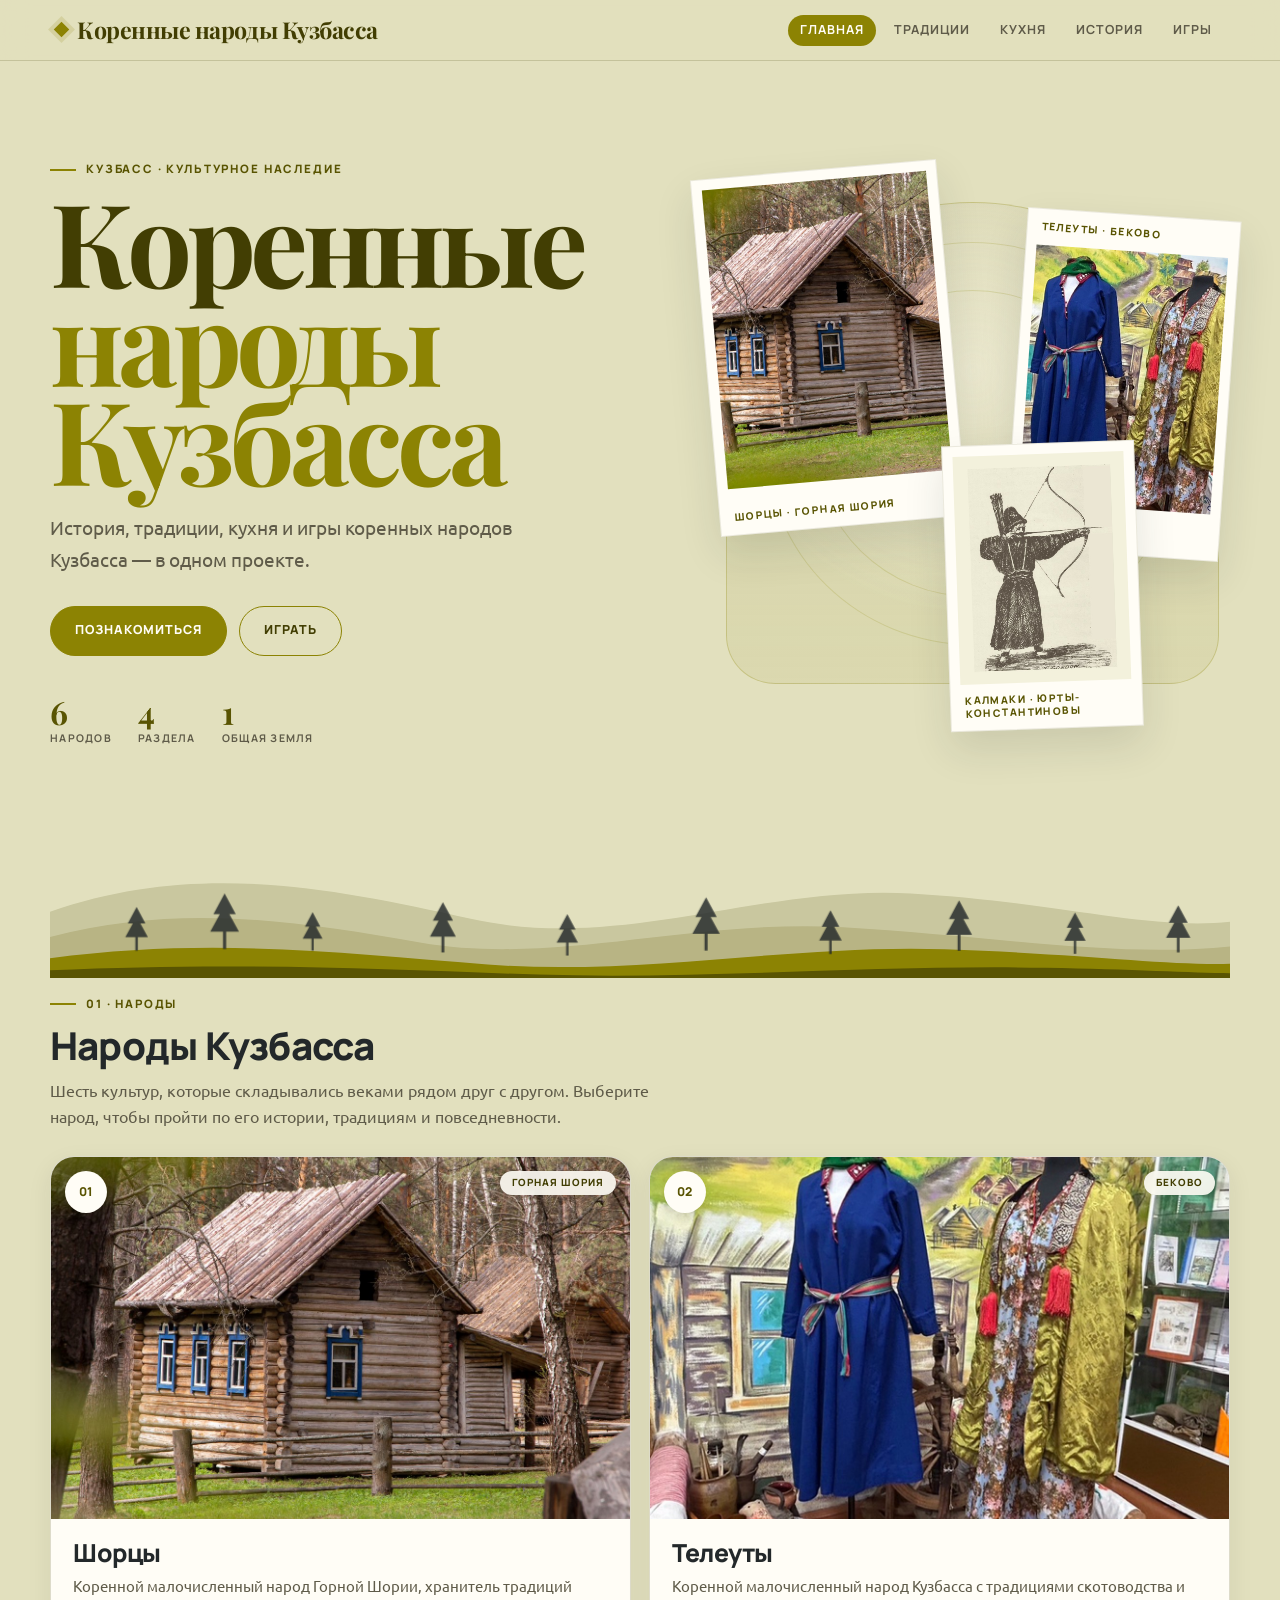
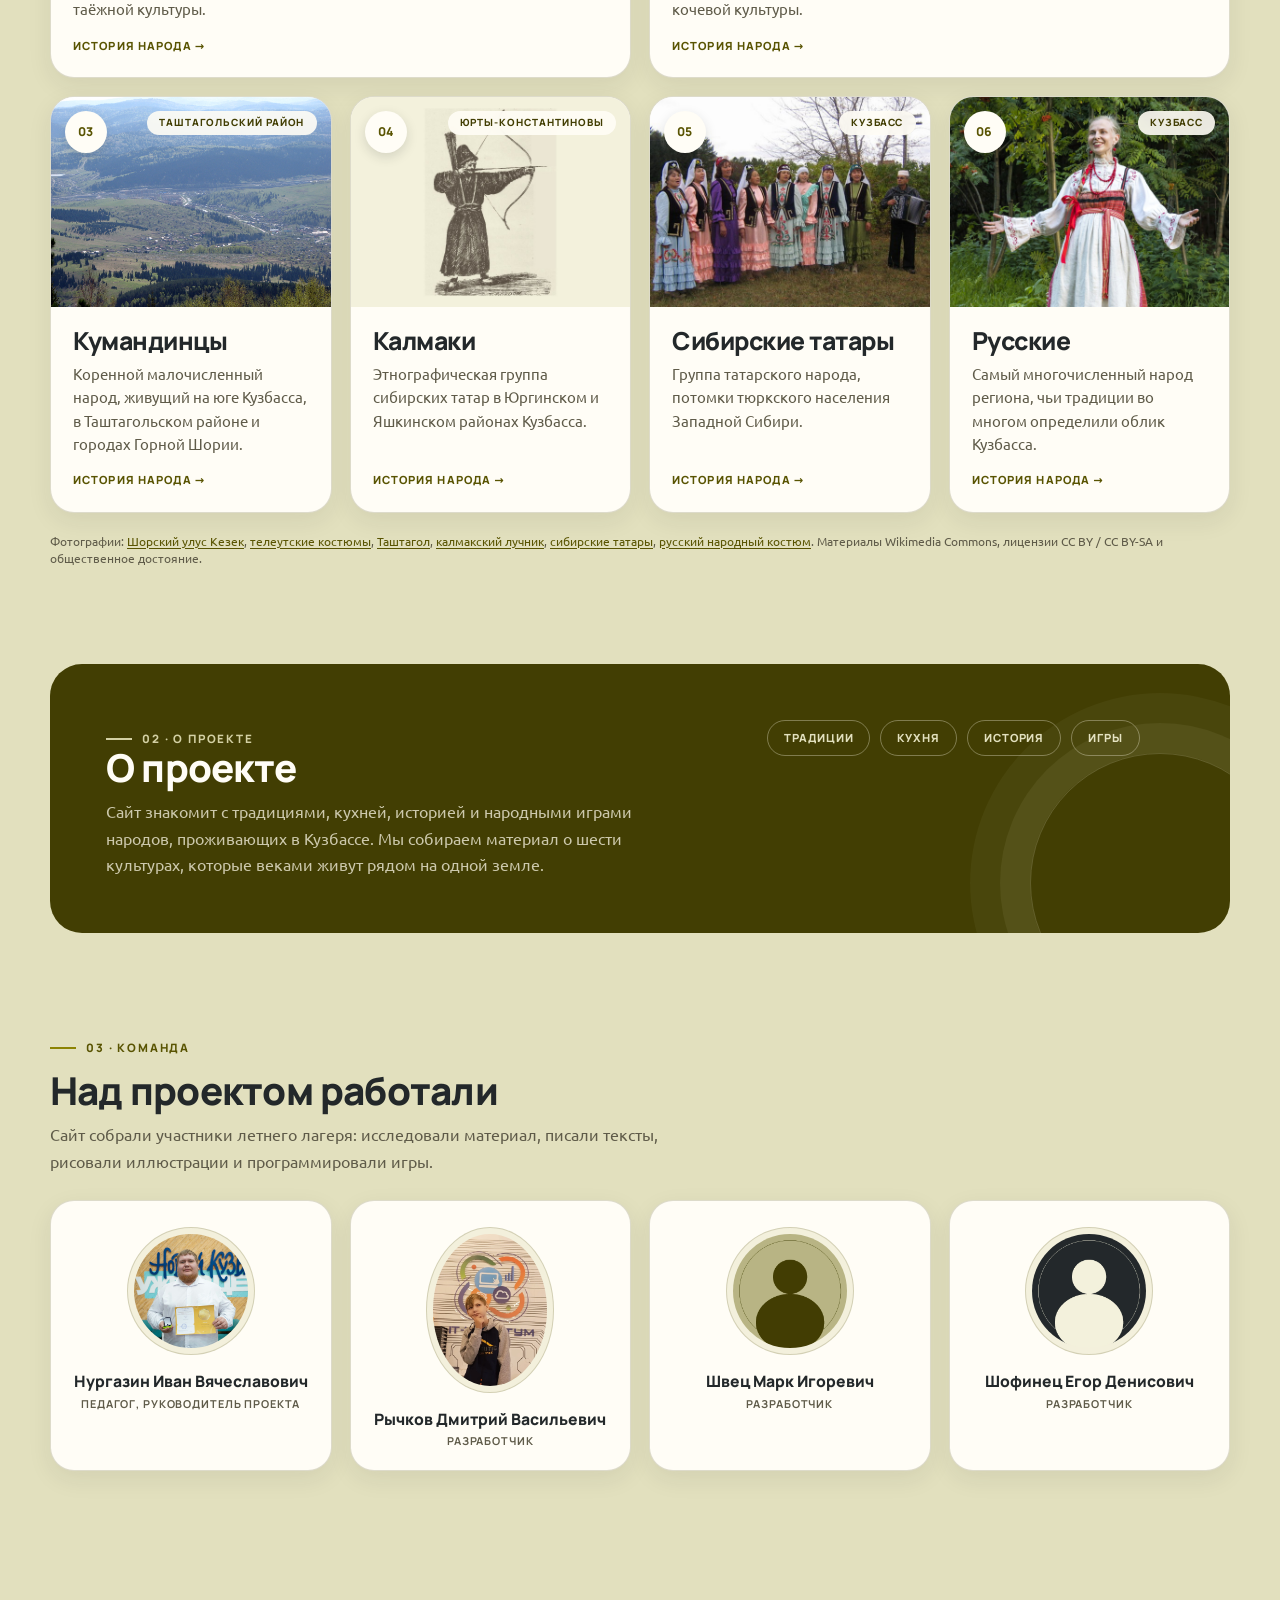
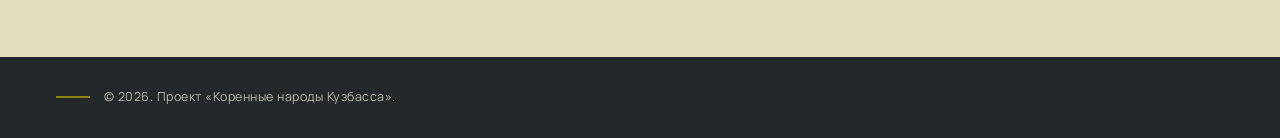
<file: index.html>
<!doctype html>
<html lang="ru">
  <head>
    <meta charset="utf-8" />
    <meta name="viewport" content="width=device-width, initial-scale=1" />
    <meta
      name="description"
      content="Коренные народы Кузбасса — культура, традиции, кухня, история и народные игры."
    />
    <title>Коренные народы Кузбасса — Главная</title>
    <link rel="stylesheet" href="css/fonts.css" />
    <link rel="stylesheet" href="css/style.css" />
    <link rel="stylesheet" href="css/home.css" />
  </head>
  <body class="home-page">
    <header class="site-header">
      <a class="site-logo" href="index.html">Коренные народы Кузбасса</a>
      <nav class="site-nav" aria-label="Основная навигация">
        <ul class="site-nav__list">
          <li>
            <a class="site-nav__link" href="index.html" aria-current="page"
              >Главная</a
            >
          </li>
          <li><a class="site-nav__link" href="traditions.html">Традиции</a></li>
          <li><a class="site-nav__link" href="cuisine.html">Кухня</a></li>
          <li><a class="site-nav__link" href="history.html">История</a></li>
          <li><a class="site-nav__link" href="games.html">Игры</a></li>
        </ul>
      </nav>
    </header>

    <main class="site-main">
      <section class="hero" aria-labelledby="hero-title">
        <div class="hero__content">
          <p class="eyebrow">Кузбасс · культурное наследие</p>
          <h1 class="hero__title" id="hero-title">
            Коренные <span>народы Кузбасса</span>
          </h1>
          <p class="hero__text">
            История, традиции, кухня и игры коренных народов Кузбасса — в одном
            проекте.
          </p>
          <div class="hero__actions">
            <a class="button button--solid" href="#peoples">Познакомиться</a>
            <a class="button button--ghost" href="games.html">Играть</a>
          </div>
          <ul class="hero__facts">
            <li><strong>6</strong><span>народов</span></li>
            <li><strong>4</strong><span>раздела</span></li>
            <li><strong>1</strong><span>общая земля</span></li>
          </ul>
        </div>

        <div class="hero__collage">
          <div class="hero__halo" aria-hidden="true"></div>
          <figure class="polaroid polaroid--1">
            <img
              src="images/people/shorsy.jpg"
              alt="Шорцы"
              width="1200"
              height="900"
            />
            <figcaption>Шорцы · Горная Шория</figcaption>
          </figure>
          <figure class="polaroid polaroid--2">
            <img
              src="images/people/teleuty.jpg"
              alt="Телеуты"
              width="1200"
              height="900"
            />
            <figcaption>Телеуты · Беково</figcaption>
          </figure>
          <figure class="polaroid polaroid--3">
            <img
              src="images/people/kalmaki.jpg"
              alt="Калмаки"
              width="1200"
              height="900"
            />
            <figcaption>Калмаки · Юрты-Константиновы</figcaption>
          </figure>
        </div>

        <svg
          class="hero__landscape"
          viewBox="0 0 1440 260"
          preserveAspectRatio="xMidYMax slice"
          aria-hidden="true"
          focusable="false"
        >
          <defs>
            <symbol id="pine" viewBox="0 0 40 70">
              <path
                d="M20 0 L34 26 H26 L38 48 H22 V70 H18 V48 H2 L14 26 H6 Z"
              />
            </symbol>
          </defs>
          <path
            fill="#c9c79f"
            d="M0 190 C180 120 340 150 520 190 C700 230 860 150 1040 160 C1220 170 1340 210 1440 190 L1440 260 L0 260 Z"
          />
          <path
            fill="#b8b484"
            d="M0 218 C160 170 300 190 460 218 C620 246 780 190 960 200 C1140 210 1300 240 1440 220 L1440 260 L0 260 Z"
          />
          <path
            fill="#8c8303"
            d="M0 240 C200 210 360 230 540 244 C720 258 900 220 1080 226 C1260 232 1360 248 1440 242 L1440 260 L0 260 Z"
          />
          <path
            fill="#595402"
            d="M0 252 C240 240 420 250 600 256 C800 262 1000 244 1200 248 C1320 250 1400 256 1440 254 L1440 260 L0 260 Z"
          />
          <g fill="#23282a" opacity=".82">
            <use href="#pine" x="110" y="176" width="30" height="52" />
            <use href="#pine" x="210" y="160" width="38" height="66" />
            <use href="#pine" x="320" y="182" width="26" height="46" />
            <use href="#pine" x="470" y="170" width="34" height="60" />
            <use href="#pine" x="620" y="184" width="28" height="50" />
            <use href="#pine" x="780" y="164" width="36" height="64" />
            <use href="#pine" x="930" y="180" width="30" height="52" />
            <use href="#pine" x="1080" y="168" width="34" height="60" />
            <use href="#pine" x="1220" y="182" width="28" height="50" />
            <use href="#pine" x="1340" y="174" width="32" height="56" />
          </g>
        </svg>
      </section>

      <section class="peoples" id="peoples" aria-labelledby="peoples-title">
        <p class="eyebrow">01 · Народы</p>
        <h2 class="section-title" id="peoples-title">Народы Кузбасса</h2>
        <p class="section-intro">
          Шесть культур, которые складывались веками рядом друг с другом.
          Выберите народ, чтобы пройти по его истории, традициям и
          повседневности.
        </p>

        <ul class="peoples__list">
          <li class="people-card" id="shortsy">
            <a class="people-card__link" href="history.html#shortsy">
              <figure class="people-card__media">
                <img
                  src="images/people/shorsy.jpg"
                  alt="Шорцы"
                  width="1200"
                  height="900"
                  loading="lazy"
                />
                <span class="people-card__number" aria-hidden="true">01</span>
                <span class="people-card__badge">Горная Шория</span>
              </figure>
              <div class="people-card__body">
                <h3 class="people-card__title">Шорцы</h3>
                <p class="people-card__text">
                  Коренной малочисленный народ Горной Шории, хранитель традиций
                  таёжной культуры.
                </p>
                <span class="people-card__more"
                  >История народа <span aria-hidden="true">→</span></span
                >
              </div>
            </a>
          </li>

          <li class="people-card" id="teleuty">
            <a class="people-card__link" href="history.html#teleuty">
              <figure class="people-card__media">
                <img
                  src="images/people/teleuty.jpg"
                  alt="Телеуты"
                  width="1200"
                  height="900"
                  loading="lazy"
                />
                <span class="people-card__number" aria-hidden="true">02</span>
                <span class="people-card__badge">Беково</span>
              </figure>
              <div class="people-card__body">
                <h3 class="people-card__title">Телеуты</h3>
                <p class="people-card__text">
                  Коренной малочисленный народ Кузбасса с традициями
                  скотоводства и кочевой культуры.
                </p>
                <span class="people-card__more"
                  >История народа <span aria-hidden="true">→</span></span
                >
              </div>
            </a>
          </li>

          <li class="people-card" id="kumandintsy">
            <a class="people-card__link" href="history.html#kumandintsy">
              <figure class="people-card__media">
                <img
                  src="images/people/kumandintsy.jpg"
                  alt="Таштагол — город, где живёт часть кумандинцев"
                  width="1024"
                  height="768"
                  loading="lazy"
                />
                <span class="people-card__number" aria-hidden="true">03</span>
                <span class="people-card__badge">Таштагольский район</span>
              </figure>
              <div class="people-card__body">
                <h3 class="people-card__title">Кумандинцы</h3>
                <p class="people-card__text">
                  Коренной малочисленный народ, живущий на юге Кузбасса, в
                  Таштагольском районе и городах Горной Шории.
                </p>
                <span class="people-card__more"
                  >История народа <span aria-hidden="true">→</span></span
                >
              </div>
            </a>
          </li>

          <li class="people-card" id="kalmaki">
            <a class="people-card__link" href="history.html#kalmaki">
              <figure class="people-card__media">
                <img
                  src="images/people/kalmaki.jpg"
                  alt="Калмаки"
                  width="1200"
                  height="900"
                  loading="lazy"
                />
                <span class="people-card__number" aria-hidden="true">04</span>
                <span class="people-card__badge">Юрты-Константиновы</span>
              </figure>
              <div class="people-card__body">
                <h3 class="people-card__title">Калмаки</h3>
                <p class="people-card__text">
                  Этнографическая группа сибирских татар в Юргинском и Яшкинском
                  районах Кузбасса.
                </p>
                <span class="people-card__more"
                  >История народа <span aria-hidden="true">→</span></span
                >
              </div>
            </a>
          </li>

          <li class="people-card" id="sibirskie-tatary">
            <a class="people-card__link" href="history.html#sibirskie-tatary">
              <figure class="people-card__media">
                <img
                  src="images/people/sibirskie-tatary.jpg"
                  alt="Сибирские татары"
                  width="1200"
                  height="900"
                  loading="lazy"
                />
                <span class="people-card__number" aria-hidden="true">05</span>
                <span class="people-card__badge">Кузбасс</span>
              </figure>
              <div class="people-card__body">
                <h3 class="people-card__title">Сибирские татары</h3>
                <p class="people-card__text">
                  Группа татарского народа, потомки тюркского населения Западной
                  Сибири.
                </p>
                <span class="people-card__more"
                  >История народа <span aria-hidden="true">→</span></span
                >
              </div>
            </a>
          </li>

          <li class="people-card" id="russkie">
            <a class="people-card__link" href="history.html#russkie">
              <figure class="people-card__media">
                <img
                  src="images/people/russkie.jpg"
                  alt="Русские"
                  width="1200"
                  height="900"
                  loading="lazy"
                />
                <span class="people-card__number" aria-hidden="true">06</span>
                <span class="people-card__badge">Кузбасс</span>
              </figure>
              <div class="people-card__body">
                <h3 class="people-card__title">Русские</h3>
                <p class="people-card__text">
                  Самый многочисленный народ региона, чьи традиции во многом
                  определили облик Кузбасса.
                </p>
                <span class="people-card__more"
                  >История народа <span aria-hidden="true">→</span></span
                >
              </div>
            </a>
          </li>
        </ul>

        <p class="peoples__credits">
          Фотографии:
          <a
            href="https://commons.wikimedia.org/wiki/File:%D0%90%D1%80%D1%85%D0%B8%D1%82%D0%B5%D0%BA%D1%82%D1%83%D1%80%D0%BD%D0%BE-%D1%8D%D1%82%D0%BD%D0%BE%D0%B3%D1%80%D0%B0%D1%84%D0%B8%D1%87%D0%B5%D1%81%D0%BA%D0%B8%D0%B9_%D0%BA%D0%BE%D0%BC%D0%BF%D0%BB%D0%B5%D0%BA%D1%81_%C2%AB%D0%A8%D0%BE%D1%80%D1%81%D0%BA%D0%B8%D0%B9_%D1%83%D0%BB%D1%83%D1%81_%D0%9A%D0%B5%D0%B7%D0%B5%D0%BA%C2%BB.jpg"
            target="_blank"
            rel="noopener"
            >Шорский улус Кезек</a
          >,
          <a
            href="https://commons.wikimedia.org/wiki/File:%D0%9D%D0%B0%D1%86%D0%B8%D0%BE%D0%BD%D0%B0%D0%BB%D1%8C%D0%BD%D1%8B%D0%B5_%D0%BA%D0%BE%D1%81%D1%82%D1%8E%D0%BC%D1%8B_%D1%82%D0%B5%D0%BB%D0%B5%D1%83%D1%82%D0%BE%D0%B2.jpg"
            target="_blank"
            rel="noopener"
            >телеутские костюмы</a
          >,
          <a
            href="https://commons.wikimedia.org/wiki/File:Tashtagol_-_view_on_Ust-Shalym_microdistrict_from_tv-tower.jpg"
            target="_blank"
            rel="noopener"
            >Таштагол</a
          >,
          <a
            href="https://commons.wikimedia.org/wiki/File:Kalmak_archer.jpg"
            target="_blank"
            rel="noopener"
            >калмакский лучник</a
          >,
          <a
            href="https://commons.wikimedia.org/wiki/File:Siberian_Tatars.jpg"
            target="_blank"
            rel="noopener"
            >сибирские татары</a
          >,
          <a
            href="https://commons.wikimedia.org/wiki/File:%D0%A0%D1%83%D1%81%D1%81%D0%BA%D0%B8%D0%B9_%D0%BD%D0%B0%D1%80%D0%BE%D0%B4%D0%BD%D1%8B%D0%B9_%D0%BA%D0%BE%D1%81%D1%82%D1%8E%D0%BC,_%D1%83%D1%87%D0%B0%D1%81%D1%82%D0%BD%D0%B8%D1%86%D0%B0_%D0%B0%D0%BD%D1%81%D0%B0%D0%BC%D0%B1%D0%BB%D1%8F_%22%D0%92%D0%B5%D1%80%D0%B5%D1%81%D0%B5%D0%BD%D1%8C%22.jpg"
            target="_blank"
            rel="noopener"
            >русский народный костюм</a
          >. Материалы Wikimedia Commons, лицензии CC BY / CC BY-SA и
          общественное достояние.
        </p>
      </section>

      <section class="about" aria-labelledby="about-title">
        <div class="about__panel">
          <div>
            <p class="eyebrow">02 · О проекте</p>
            <h2 class="section-title" id="about-title">О проекте</h2>
            <p>
              Сайт знакомит с традициями, кухней, историей и народными играми
              народов, проживающих в Кузбассе. Мы собираем материал о шести
              культурах, которые веками живут рядом на одной земле.
            </p>
          </div>
          <div class="about__links" aria-label="Разделы сайта">
            <a href="traditions.html">Традиции</a>
            <a href="cuisine.html">Кухня</a>
            <a href="history.html">История</a>
            <a href="games.html">Игры</a>
          </div>
        </div>
      </section>

      <section class="team" aria-labelledby="team-title">
        <p class="eyebrow">03 · Команда</p>
        <h2 class="section-title" id="team-title">Над проектом работали</h2>
        <p class="section-intro">
          Сайт собрали участники летнего лагеря: исследовали материал, писали
          тексты, рисовали иллюстрации и программировали игры.
        </p>

        <ul class="team__list">
          <li class="team__member">
            <figure class="team__photo">
              <img
                src="images/team/nurgazin.jpg"
                alt="Нургазин Иван Вячеславович"
                width="800"
                height="800"
                loading="lazy"
              />
            </figure>
            <div class="team__body">
              <p class="team__name">Нургазин Иван Вячеславович</p>
              <p class="team__role">Педагог, руководитель проекта</p>
            </div>
          </li>
          <li class="team__member">
            <figure class="team__photo">
              <img
                src="images/team/dev-1.png"
                alt="Рычков Дмитрий Васильевич"
                width="800"
                height="800"
                loading="lazy"
              />
            </figure>
            <div class="team__body">
              <p class="team__name">Рычков Дмитрий Васильевич</p>
              <p class="team__role">Разработчик</p>
            </div>
          </li>
          <li class="team__member">
            <figure class="team__photo">
              <img
                src="images/team/dev-2.jpg"
                alt="Швец Марк Игоревич"
                width="800"
                height="800"
                loading="lazy"
              />
            </figure>
            <div class="team__body">
              <p class="team__name">Швец Марк Игоревич</p>
              <p class="team__role">Разработчик</p>
            </div>
          </li>
          <li class="team__member">
            <figure class="team__photo">
              <img
                src="images/team/dev-3.jpg"
                alt="Шофинец Егор Денисович"
                width="800"
                height="800"
                loading="lazy"
              />
            </figure>
            <div class="team__body">
              <p class="team__name">Шофинец Егор Денисович</p>
              <p class="team__role">Разработчик</p>
            </div>
          </li>
        </ul>
      </section>
    </main>

    <footer class="site-footer">
      <p>© 2026. Проект «Коренные народы Кузбасса».</p>
    </footer>
  </body>
</html>
</file>
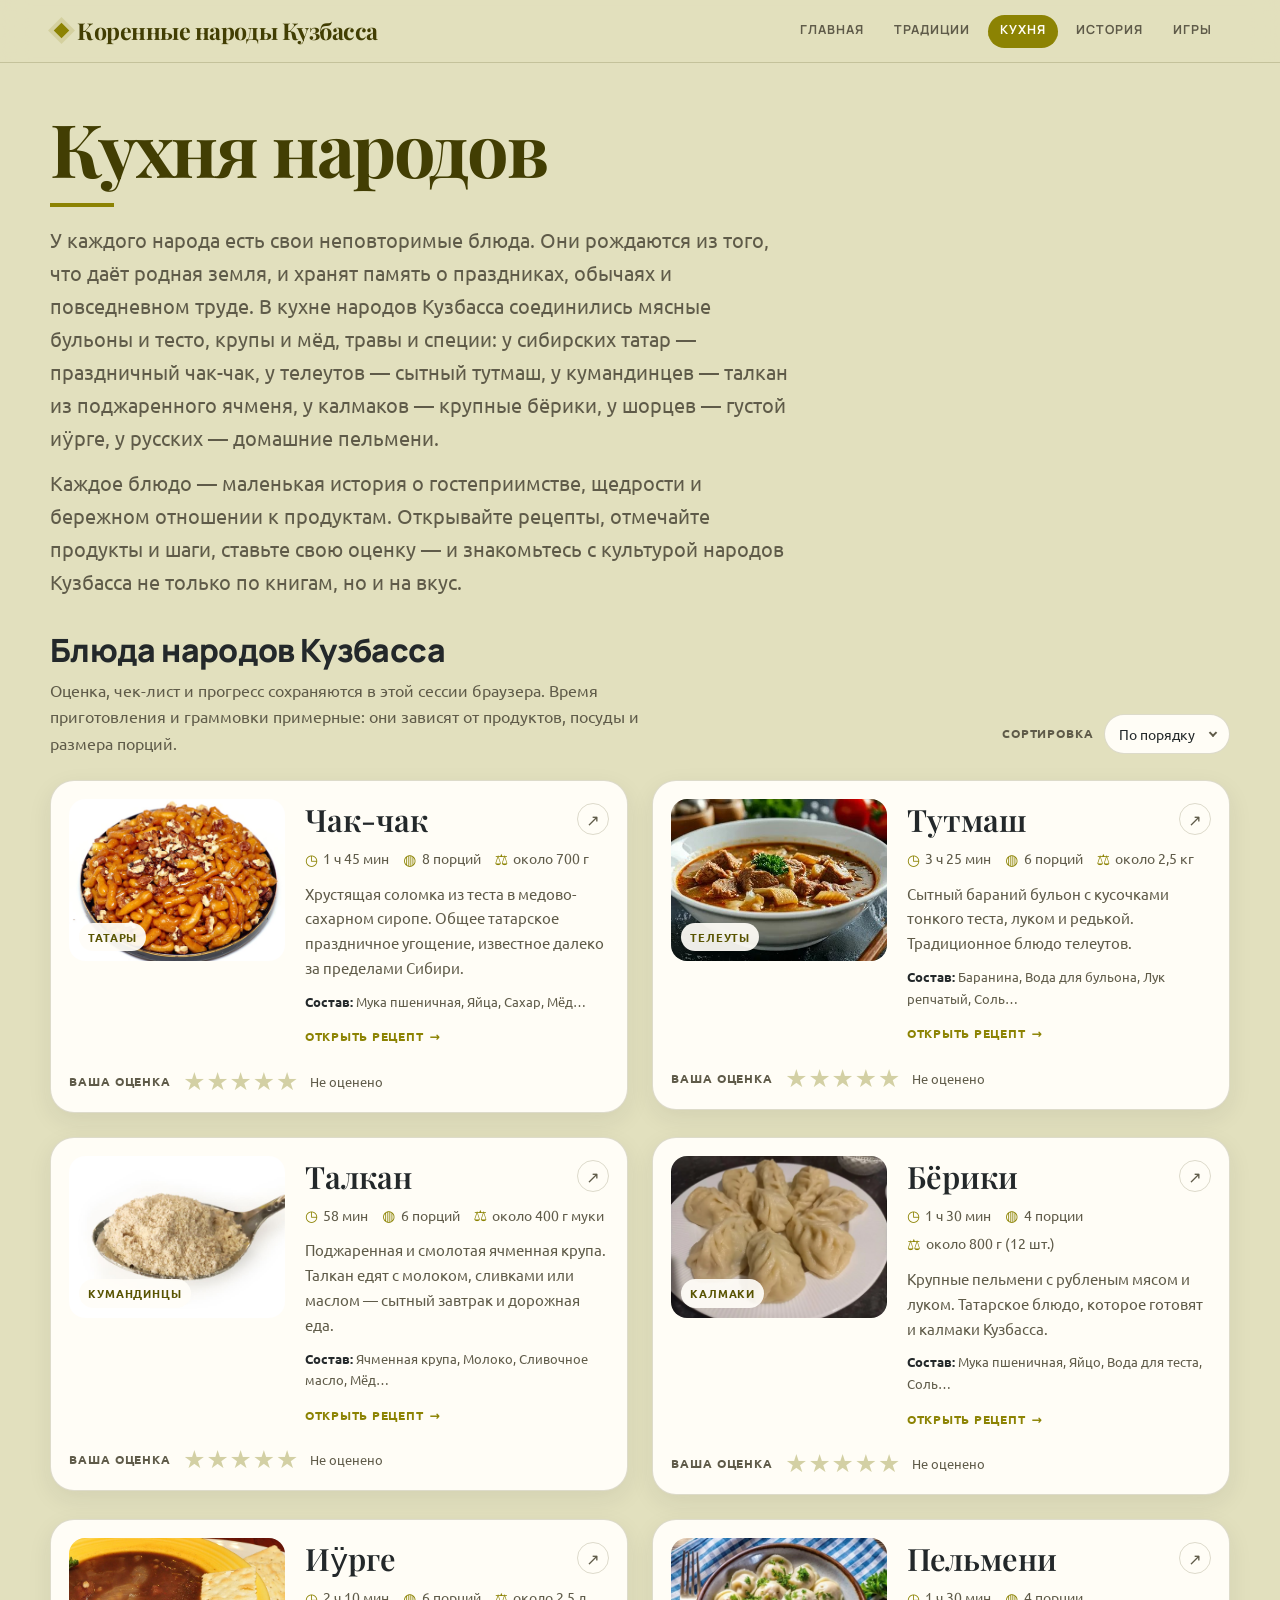
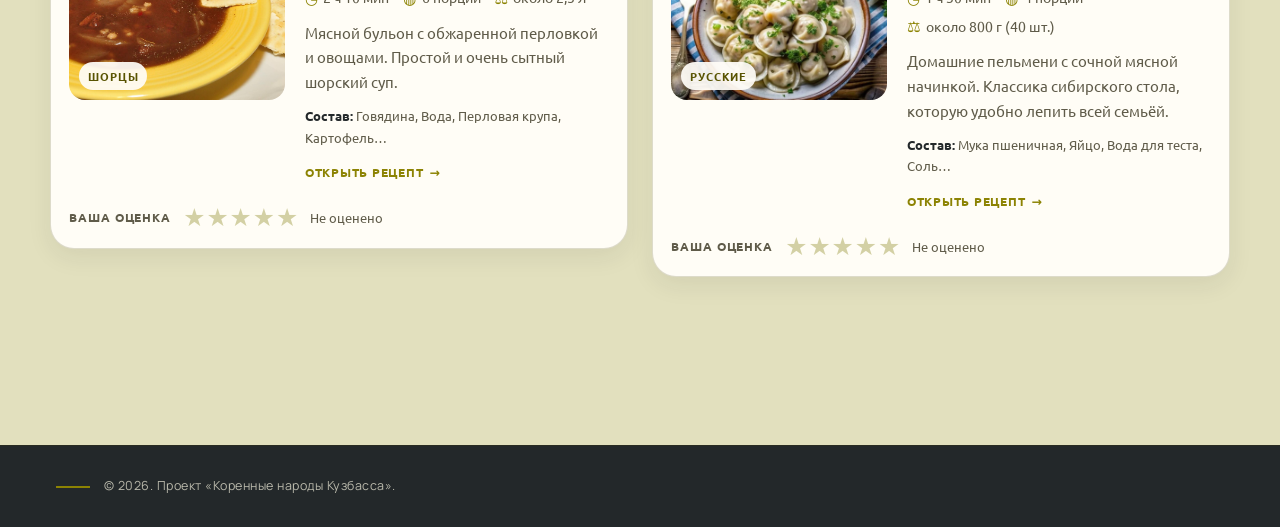
<file: cuisine.html>
<!DOCTYPE html>
<html lang="ru">
<head>
  <meta charset="utf-8">
  <meta name="viewport" content="width=device-width, initial-scale=1">
  <meta name="description" content="Шесть традиционных блюд народов Кузбасса: чак-чак, тутмаш, талкан, бёрики, иӱрге и пельмени. Пошаговые рецепты, чек-лист продуктов и сохранение прогресса.">
  <title>Кухня народов — Коренные народы Кузбасса</title>
  <link rel="stylesheet" href="css/fonts.css">
  <link rel="stylesheet" href="css/style.css">
  <link rel="stylesheet" href="css/cuisine.css">
</head>
<body class="cuisine-page">
  <header class="site-header">
    <a class="site-logo" href="index.html">Коренные народы Кузбасса</a>
    <nav class="site-nav" aria-label="Основная навигация">
      <ul class="site-nav__list">
        <li><a class="site-nav__link" href="index.html">Главная</a></li>
        <li><a class="site-nav__link" href="traditions.html">Традиции</a></li>
        <li><a class="site-nav__link" href="cuisine.html" aria-current="page">Кухня</a></li>
        <li><a class="site-nav__link" href="history.html">История</a></li>
        <li><a class="site-nav__link" href="games.html">Игры</a></li>
      </ul>
    </nav>
  </header>

  <main class="site-main">
    <h1 class="page-title">Кухня народов</h1>
    <div class="page-intro">
      <p>У каждого народа есть свои неповторимые блюда. Они рождаются из того, что даёт родная земля, и хранят память о праздниках, обычаях и повседневном труде. В кухне народов Кузбасса соединились мясные бульоны и тесто, крупы и мёд, травы и специи: у сибирских татар — праздничный чак-чак, у телеутов — сытный тутмаш, у кумандинцев — талкан из поджаренного ячменя, у калмаков — крупные бёрики, у шорцев — густой иӱрге, у русских — домашние пельмени.</p>
      <p>Каждое блюдо — маленькая история о гостеприимстве, щедрости и бережном отношении к продуктам. Открывайте рецепты, отмечайте продукты и шаги, ставьте свою оценку — и знакомьтесь с культурой народов Кузбасса не только по книгам, но и на вкус.</p>
    </div>

    <section class="cuisine" aria-labelledby="dishes-title">
      <div class="cuisine__heading">
        <div class="cuisine__heading-text">
          <h2 class="section-title" id="dishes-title">Блюда народов Кузбасса</h2>
          <p class="section-intro">Оценка, чек-лист и прогресс сохраняются в этой сессии браузера. Время приготовления и граммовки примерные: они зависят от продуктов, посуды и размера порций.</p>
        </div>
        <label class="dish-sort">
          <span class="dish-sort__label">Сортировка</span>
          <span class="dish-sort__field">
            <select class="dish-sort__select" id="dish-sort">
              <option value="default">По порядку</option>
              <option value="rating">По оценке</option>
            </select>
          </span>
        </label>
      </div>

      <div class="dishes__grid" id="dish-grid"></div>

      <noscript>
        <p class="cuisine-noscript">Для интерактивных карточек нужен JavaScript. Включите его, чтобы открывать рецепты и сохранять прогресс.</p>
      </noscript>
    </section>
  </main>

  <footer class="site-footer">
    <p>© 2026. Проект «Коренные народы Кузбасса».</p>
  </footer>

  <script src="js/cuisine-data.js" defer></script>
  <script src="js/cuisine.js" defer></script>
</body>
</html>
</file>
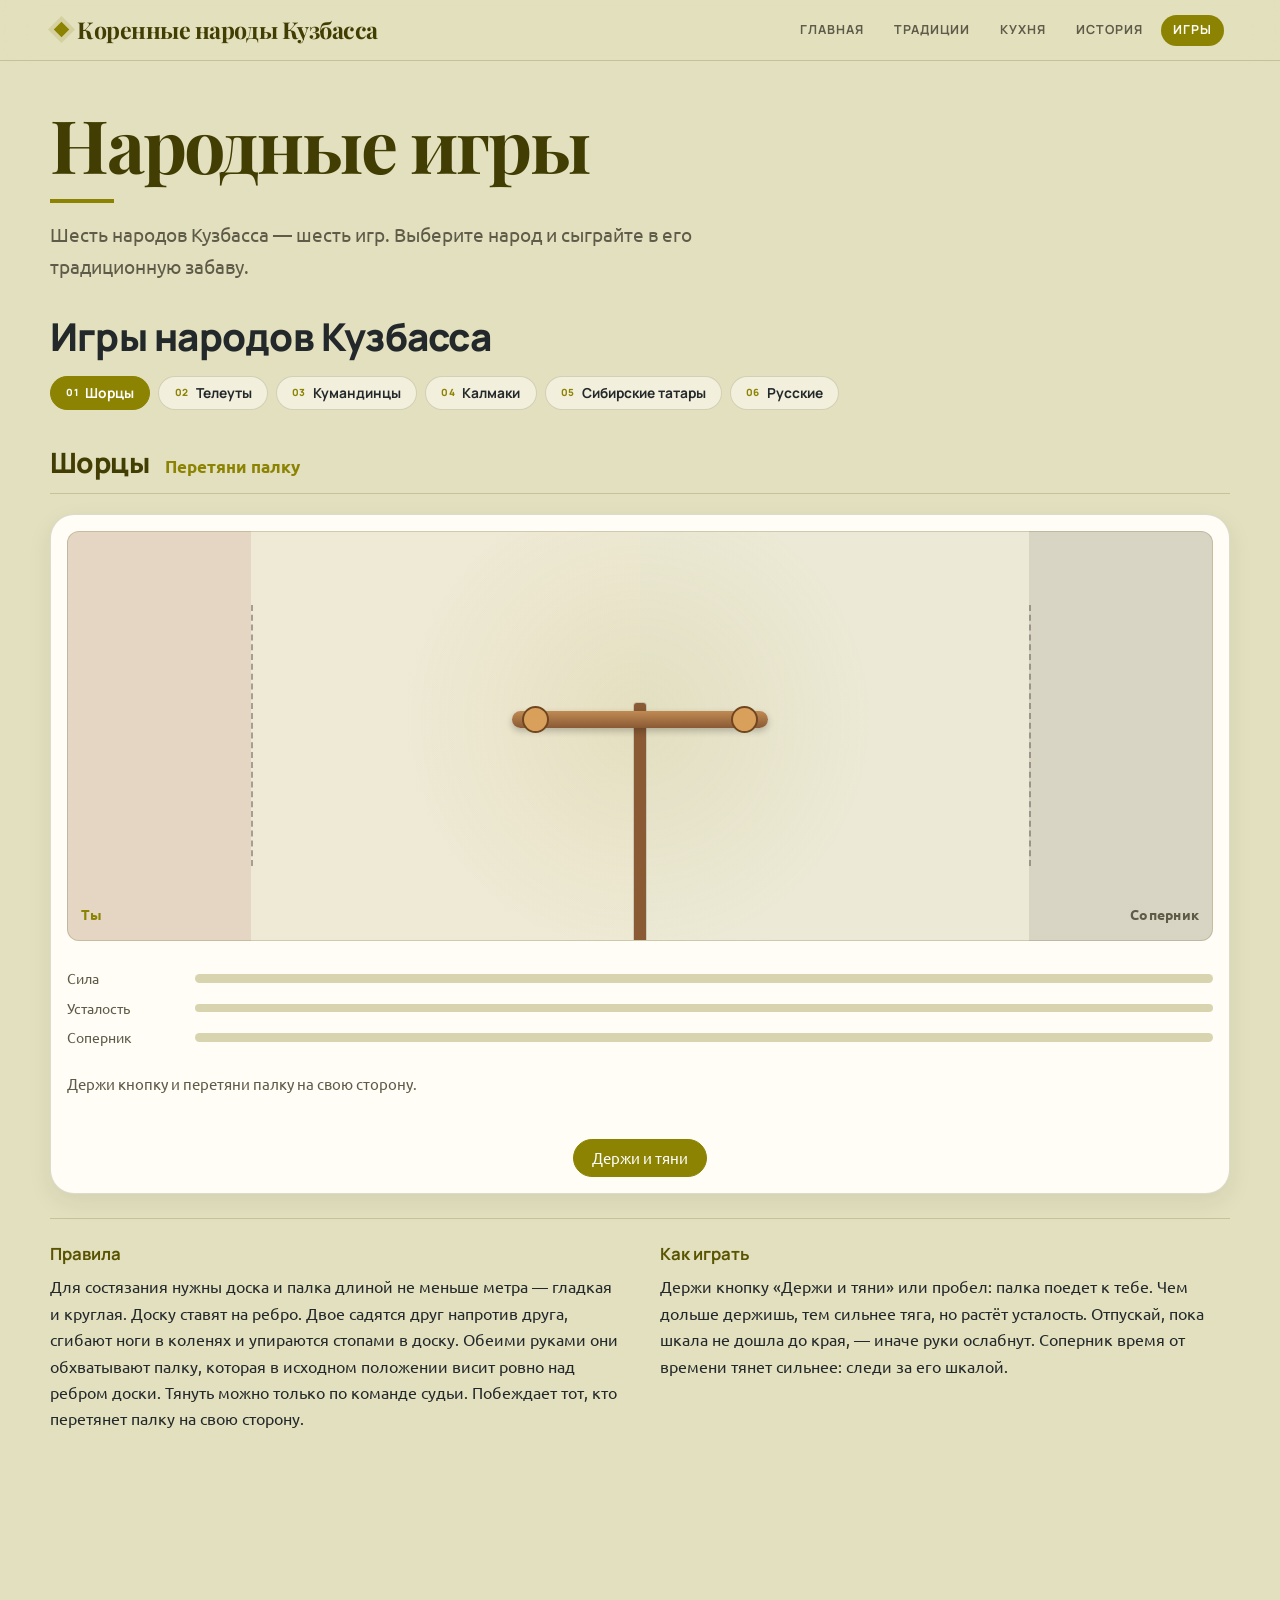
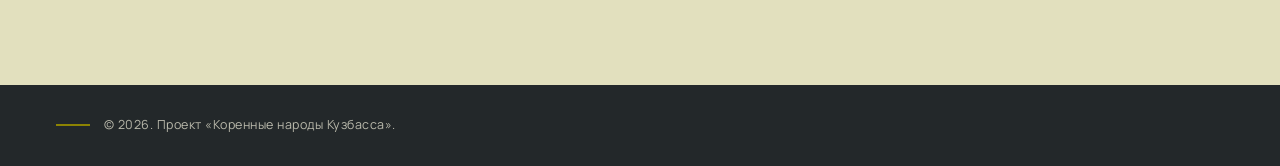
<file: games.html>
<!DOCTYPE html>
<html lang="ru">
<head>
  <meta charset="utf-8">
  <meta name="viewport" content="width=device-width, initial-scale=1">
  <title>Народные игры — Коренные народы Кузбасса</title>
  <link rel="stylesheet" href="css/fonts.css">
  <link rel="stylesheet" href="css/style.css">
  <link rel="stylesheet" href="css/games.css">
  <link rel="stylesheet" href="css/games/shorsy.css">
  <link rel="stylesheet" href="css/games/teleuty.css">
  <link rel="stylesheet" href="css/games/kumandintsy.css">
  <link rel="stylesheet" href="css/games/kalmaki.css">
  <link rel="stylesheet" href="css/games/sibirskie-tatary.css">
  <link rel="stylesheet" href="css/games/russkie.css">
</head>
<body>
  <header class="site-header">
    <a class="site-logo" href="index.html">Коренные народы Кузбасса</a>
    <nav class="site-nav" aria-label="Основная навигация">
      <ul class="site-nav__list">
        <li><a class="site-nav__link" href="index.html">Главная</a></li>
        <li><a class="site-nav__link" href="traditions.html">Традиции</a></li>
        <li><a class="site-nav__link" href="cuisine.html">Кухня</a></li>
        <li><a class="site-nav__link" href="history.html">История</a></li>
        <li><a class="site-nav__link" href="games.html" aria-current="page">Игры</a></li>
      </ul>
    </nav>
  </header>

  <main class="site-main">
    <h1 class="page-title">Народные игры</h1>
    <p class="page-intro">Шесть народов Кузбасса — шесть игр. Выберите народ и сыграйте в его традиционную забаву.</p>

    <section class="mg" aria-labelledby="mg-heading">
      <h2 class="section-title" id="mg-heading">Игры народов Кузбасса</h2>

      <nav class="mg__tabs" aria-label="Выбор народа">
        <a class="mg__tab" href="#shortsy">Шорцы</a>
        <a class="mg__tab" href="#teleuty">Телеуты</a>
        <a class="mg__tab" href="#kumandintsy">Кумандинцы</a>
        <a class="mg__tab" href="#kalmaki">Калмаки</a>
        <a class="mg__tab" href="#sibirskie-tatary">Сибирские татары</a>
        <a class="mg__tab" href="#russkie">Русские</a>
      </nav>

      <div class="mg__panels">
        <article class="mg__panel mg__panel--first" id="shortsy">
          <header class="mg__head">
            <h3 class="mg__name">Шорцы</h3>
            <p class="mg__game">Перетяни палку</p>
          </header>

          <div class="mg__layout">
            <div class="mg__about">
              <h4 class="mg__subtitle">Правила</h4>
              <p>Для состязания нужны доска и палка длиной не меньше метра — гладкая и круглая. Доску ставят на ребро. Двое садятся друг напротив друга, сгибают ноги в коленях и упираются стопами в доску. Обеими руками они обхватывают палку, которая в исходном положении висит ровно над ребром доски. Тянуть можно только по команде судьи. Побеждает тот, кто перетянет палку на свою сторону.</p>

              <h4 class="mg__subtitle">Как играть</h4>
              <p>Держи кнопку «Держи и тяни» или пробел: палка поедет к тебе. Чем дольше держишь, тем сильнее тяга, но растёт усталость. Отпускай, пока шкала не дошла до края, — иначе руки ослабнут. Соперник время от времени тянет сильнее: следи за его шкалой.</p>
            </div>

            <div class="mg__stage">
              <div class="mg-sh" data-game="shorsy">
                <div class="mg-sh__field" data-field aria-hidden="true">
                  <span class="mg-sh__line mg-sh__line--left"></span>
                  <span class="mg-sh__line mg-sh__line--right"></span>
                  <span class="mg-sh__board"></span>
                  <div class="mg-sh__stick" data-stick>
                    <span class="mg-sh__grip mg-sh__grip--left"></span>
                    <span class="mg-sh__grip mg-sh__grip--right"></span>
                  </div>
                  <span class="mg-sh__side mg-sh__side--you">Ты</span>
                  <span class="mg-sh__side mg-sh__side--rival">Соперник</span>
                </div>

                <div class="mg__meters">
                  <div class="mg__meter"><span>Сила</span><div class="mg__bar"><i data-power></i></div></div>
                  <div class="mg__meter"><span>Усталость</span><div class="mg__bar mg__bar--tired"><i data-heat></i></div></div>
                  <div class="mg__meter"><span>Соперник</span><div class="mg__bar mg__bar--rival"><i data-rival></i></div></div>
                </div>

                <p class="mg__status" data-status role="status">Держи кнопку и перетяни палку на свою сторону.</p>

                <div class="mg__actions">
                  <button class="mg__btn" type="button" data-pull>Держи и тяни</button>
                  <button class="mg__btn mg__btn--ghost" type="button" data-reset hidden>Ещё раз</button>
                </div>
              </div>
            </div>
          </div>
        </article>

        <article class="mg__panel" id="teleuty">
          <header class="mg__head">
            <h3 class="mg__name">Телеуты</h3>
            <p class="mg__game">Стрельба из лука</p>
          </header>

          <div class="mg__layout">
            <div class="mg__about">
              <h4 class="mg__subtitle">Правила</h4>
              <p>В стрельбе из лука участник показывает умение обращаться с древнейшим оружием охоты. Даже на современных праздниках для этих состязаний предпочитают самодельные деревянные луки, а не спортивные. Каждому участнику даётся три подхода. При определении результатов учитывают не только меткость, но и дальность стрельбы.</p>

              <h4 class="mg__subtitle">Как играть</h4>
              <p>Двигай ползунки силы и угла: сила задаёт дальность, угол наклоняет лук. Ветер сносит стрелу вбок. Жми «Выстрел». Мишень каждый раз появляется на новом расстоянии — от 5,5 до 8 метров. Очки считают по тому, куда попала стрела: в красный центр — 10, дальше от центра — 9, 7 или 5. Три подхода.</p>
            </div>

            <div class="mg__stage">
              <div class="mg-arch" data-game="teleuty">
                <div class="mg-arch__sky" data-sky>
                  <span class="mg-arch__wind" data-wind>Ветер: стих</span>
                  <span class="mg-arch__distance" data-target-distance>Цель: 7,5 м</span>
                  <div class="mg-arch__target" data-target></div>
                  <div class="mg-arch__bow" data-bow aria-hidden="true"></div>
                  <div class="mg-arch__arrow" data-arrow aria-hidden="true"></div>
                </div>

                <div class="mg-arch__controls">
                  <label class="mg-arch__control">
                    <span>Сила</span>
                    <input type="range" min="20" max="100" step="1" value="60" data-power>
                    <output data-power-out>60</output>
                  </label>
                  <label class="mg-arch__control">
                    <span>Угол</span>
                    <input type="range" min="5" max="55" step="1" value="30" data-angle>
                    <output data-angle-out>30°</output>
                  </label>
                </div>

                <div class="mg__actions">
                  <button class="mg__btn" type="button" data-shoot>Выстрел</button>
                  <button class="mg__btn mg__btn--ghost" type="button" data-reset hidden>Ещё раз</button>
                </div>

                <p class="mg__status" data-status role="status">Выстрелов осталось: 3.</p>
                <ol class="mg-arch__log" data-log aria-label="Результаты выстрелов"></ol>
              </div>
            </div>
          </div>
        </article>

        <article class="mg__panel" id="kumandintsy">
          <header class="mg__head">
            <h3 class="mg__name">Кумандинцы</h3>
            <p class="mg__game">Кажык өрө чачары</p>
          </header>

          <div class="mg__layout">
            <div class="mg__about">
              <h4 class="mg__subtitle">Правила</h4>
              <p>«Кажык өрө чачары» — подбрасывание костей. Играют костяными бабками — кажыками. Кости кладут на землю или на стол, одну подбрасывают вверх. Пока она летит, игрок подхватывает с земли ещё несколько костей, а потом ловит падающую. Ловить можно только одной рукой, и в воздухе при этом должно оказаться не меньше двух костей. Игра общая для алтайских народов: её знают кумандинцы, алтайцы и телеуты.</p>

              <h4 class="mg__subtitle">Как играть</h4>
              <p>Жми «Подбросить» или пробел. Пока кость в воздухе, кликай по кажыкам на поле: каждый даёт очко. Не забудь поймать падающую кость — для этого нажми «Поймать». Не успел — бросок сгорает. Пять бросков, и с каждым разом кость летит всё быстрее.</p>
            </div>

            <div class="mg__stage">
              <div class="mg-kz" data-game="kumandintsy">
                <div class="mg-kz__info">
                  <span>Броски: <b data-throws>5</b></span>
                  <span>Поймано: <b data-score>0</b></span>
                  <span>В руке: <b data-taken>0</b></span>
                </div>

                <div class="mg-kz__field" data-field>
                  <div class="mg-kz__bones" data-bones>
                    <button class="mg-kz__bone" type="button" data-bone aria-label="Взять кажык"></button>
                    <button class="mg-kz__bone" type="button" data-bone aria-label="Взять кажык"></button>
                    <button class="mg-kz__bone" type="button" data-bone aria-label="Взять кажык"></button>
                    <button class="mg-kz__bone" type="button" data-bone aria-label="Взять кажык"></button>
                    <button class="mg-kz__bone" type="button" data-bone aria-label="Взять кажык"></button>
                  </div>
                  <span class="mg-kz__toss" data-toss aria-hidden="true"></span>
                  <span class="mg-kz__hint">Кость в воздухе</span>
                </div>

                <p class="mg__status" data-status role="status">Нажми «Подбросить» — и собирай кажыки, пока кость летит.</p>

                <div class="mg__actions">
                  <button class="mg__btn" type="button" data-toss-btn>Подбросить</button>
                  <button class="mg__btn mg__btn--ghost" type="button" data-reset hidden>Ещё раз</button>
                </div>
              </div>
            </div>
          </div>
        </article>

        <article class="mg__panel" id="kalmaki">
          <header class="mg__head">
            <h3 class="mg__name">Калмаки</h3>
            <p class="mg__game">Конные скачки</p>
          </header>

          <div class="mg__layout">
            <div class="mg__about">
              <h4 class="mg__subtitle">Правила</h4>
              <p>Конные скачки — скоростные заезды на длинные дистанции, от 10 до 25 вёрст. В них проверяют выносливость лошадей и мастерство юных наездников.</p>

              <h4 class="mg__subtitle">Как играть</h4>
              <p>Жми «Скакать!» или пробел сериями: несколько быстрых тапов дают разгон, но тратят выносливость. Затем дай лошади отдышаться — и снова в галоп. Если гнать без отдыха, она выбьется из сил и потеряет ход. Дистанция — 12 вёрст, соперников трое.</p>
            </div>

            <div class="mg__stage">
              <div class="mg-race" data-game="kalmaki">
                <div class="mg-race__info">
                  <span>Дистанция: <b data-distance>0,0 / 12</b> вёрст</span>
                  <span>Время: <b data-time>0,0</b> с</span>
                </div>

                <div class="mg-race__track">
                  <div class="mg-race__lanes">
                    <div class="mg-race__lane mg-race__lane--player"><span class="mg-race__horse" data-horse="0">🐎</span></div>
                    <div class="mg-race__lane"><span class="mg-race__horse" data-horse="1">🐎</span></div>
                    <div class="mg-race__lane"><span class="mg-race__horse" data-horse="2">🐎</span></div>
                    <div class="mg-race__lane"><span class="mg-race__horse" data-horse="3">🐎</span></div>
                    <span class="mg-race__finish" aria-hidden="true"></span>
                  </div>
                  <div class="mg-race__names" aria-hidden="true">
                    <span>Ты</span>
                    <span>Буран</span>
                    <span>Сокол</span>
                    <span>Тулпар</span>
                  </div>
                </div>

                <div class="mg__meters">
                  <div class="mg__meter"><span>Скорость</span><div class="mg__bar"><i data-speed></i></div></div>
                  <div class="mg__meter"><span>Выносливость</span><div class="mg__bar mg__bar--stamina"><i data-stamina></i></div></div>
                </div>

                <p class="mg__status" data-status role="status">Нажми «Начать заезд», а потом скачи рывками.</p>

                <div class="mg__actions">
                  <button class="mg__btn" type="button" data-start>Начать заезд</button>
                  <button class="mg__btn" type="button" data-tap disabled>Скакать!</button>
                  <button class="mg__btn mg__btn--ghost" type="button" data-reset hidden>Ещё раз</button>
                </div>
              </div>
            </div>
          </div>
        </article>

        <article class="mg__panel" id="sibirskie-tatary">
          <header class="mg__head">
            <h3 class="mg__name">Сибирские татары</h3>
            <p class="mg__game">Куышу уены (догонялки)</p>
          </header>

          <div class="mg__layout">
            <div class="mg__about">
              <h4 class="mg__subtitle">Правила</h4>
              <p>Куышу уены — традиционные подвижные догонялки, которые особенно любили дети. Водящий старается догнать игрока, а тот убегает и петляет по поляне.</p>

              <h4 class="mg__subtitle">Как играть</h4>
              <p>Нажми «Начать погоню» и уходи от водящего стрелками или WASD. На телефоне — кнопки на экране. Чем дольше держишься, тем лучше результат.</p>
            </div>

            <div class="mg__stage">
              <div class="mg-tag" data-game="sibirskie-tatary">
                <div class="mg-tag__legend">
                  <span><i class="mg-tag__dot mg-tag__dot--player"></i>Ты</span>
                  <span><i class="mg-tag__dot mg-tag__dot--chaser"></i>Водящий</span>
                  <span>Поймали: <b data-caught>0</b></span>
                  <span>Лучший результат: <b data-best>—</b></span>
                </div>

                <div class="mg-tag__field" data-field tabindex="0" role="application" aria-label="Поле для догонялок. Управление стрелками или WASD">
                  <span class="mg-tag__token mg-tag__token--chaser" data-chaser></span>
                  <span class="mg-tag__token mg-tag__token--player" data-player></span>
                </div>

                <p class="mg__status" data-status role="status">Нажми «Начать погоню» и уходи от водящего.</p>

                <div class="mg-tag__controls">
                  <div class="mg-tag__pad">
                    <button class="mg-tag__key mg-tag__key--up" type="button" data-dir="up" aria-label="Вверх">↑</button>
                    <button class="mg-tag__key mg-tag__key--left" type="button" data-dir="left" aria-label="Влево">←</button>
                    <button class="mg-tag__key mg-tag__key--down" type="button" data-dir="down" aria-label="Вниз">↓</button>
                    <button class="mg-tag__key mg-tag__key--right" type="button" data-dir="right" aria-label="Вправо">→</button>
                  </div>
                  <button class="mg__btn" type="button" data-start>Начать погоню</button>
                  <button class="mg__btn mg__btn--ghost" type="button" data-reset hidden>Ещё раз</button>
                </div>
              </div>
            </div>
          </div>
        </article>

        <article class="mg__panel" id="russkie">
          <header class="mg__head">
            <h3 class="mg__name">Русские</h3>
            <p class="mg__game">Городки</p>
          </header>

          <div class="mg__layout">
            <div class="mg__about">
              <h4 class="mg__subtitle">Правила</h4>
              <p>Городки — старинная игра, в которой с определённого расстояния выбивают деревянные фигуры, «городки», специальной битой. Фигуру складывают из пяти рюх.</p>

              <h4 class="mg__subtitle">Как играть</h4>
              <p>Кликни левой кнопкой по фигуре, когда шкала силы окажется в зелёной зоне. Чем ближе прицел к центру фигуры, тем больше рюх упадёт. Пять бит и пять разных расстановок: сбей все пять рюх.</p>
            </div>

            <div class="mg__stage">
              <div class="mg-gor" data-game="russkie">
                <div class="mg-gor__info">
                  <span>Биты: <b data-bats>5</b></span>
                  <span>Фигура: <b data-figure-name>—</b></span>
                  <span>Сбито рюх: <b data-score>0</b> из 5</span>
                </div>

                <div class="mg-gor__field" data-field tabindex="0" aria-label="Поле для городков. Кликни по фигуре, чтобы бросить биту">
                  <span class="mg-gor__aim" data-aim aria-hidden="true"></span>
                  <div class="mg-gor__figure" data-figure aria-hidden="true">
                    <span class="mg-gor__block"></span>
                    <span class="mg-gor__block"></span>
                    <span class="mg-gor__block"></span>
                    <span class="mg-gor__block"></span>
                    <span class="mg-gor__block"></span>
                  </div>
                  <span class="mg-gor__bat" data-bat aria-hidden="true"></span>
                </div>

                <div class="mg-gor__charge" aria-hidden="true">
                  <span class="mg-gor__charge-zone"></span>
                  <span class="mg-gor__charge-fill" data-charge></span>
                </div>

                <p class="mg__status" data-status role="status">Кликни по фигуре, когда шкала силы окажется в зелёной зоне.</p>

                <div class="mg__actions">
                  <button class="mg__btn mg__btn--ghost" type="button" data-reset hidden>Ещё раз</button>
                </div>
              </div>
            </div>
          </div>
        </article>
      </div>
    </section>
  </main>

  <footer class="site-footer">
    <p>© 2026. Проект «Коренные народы Кузбасса».</p>
  </footer>

  <script src="js/games/shorsy.js"></script>
  <script src="js/games/teleuty.js"></script>
  <script src="js/games/kumandintsy.js"></script>
  <script src="js/games/kalmaki.js"></script>
  <script src="js/games/sibirskie-tatary.js"></script>
  <script src="js/games/russkie.js"></script>
</body>
</html>
</file>
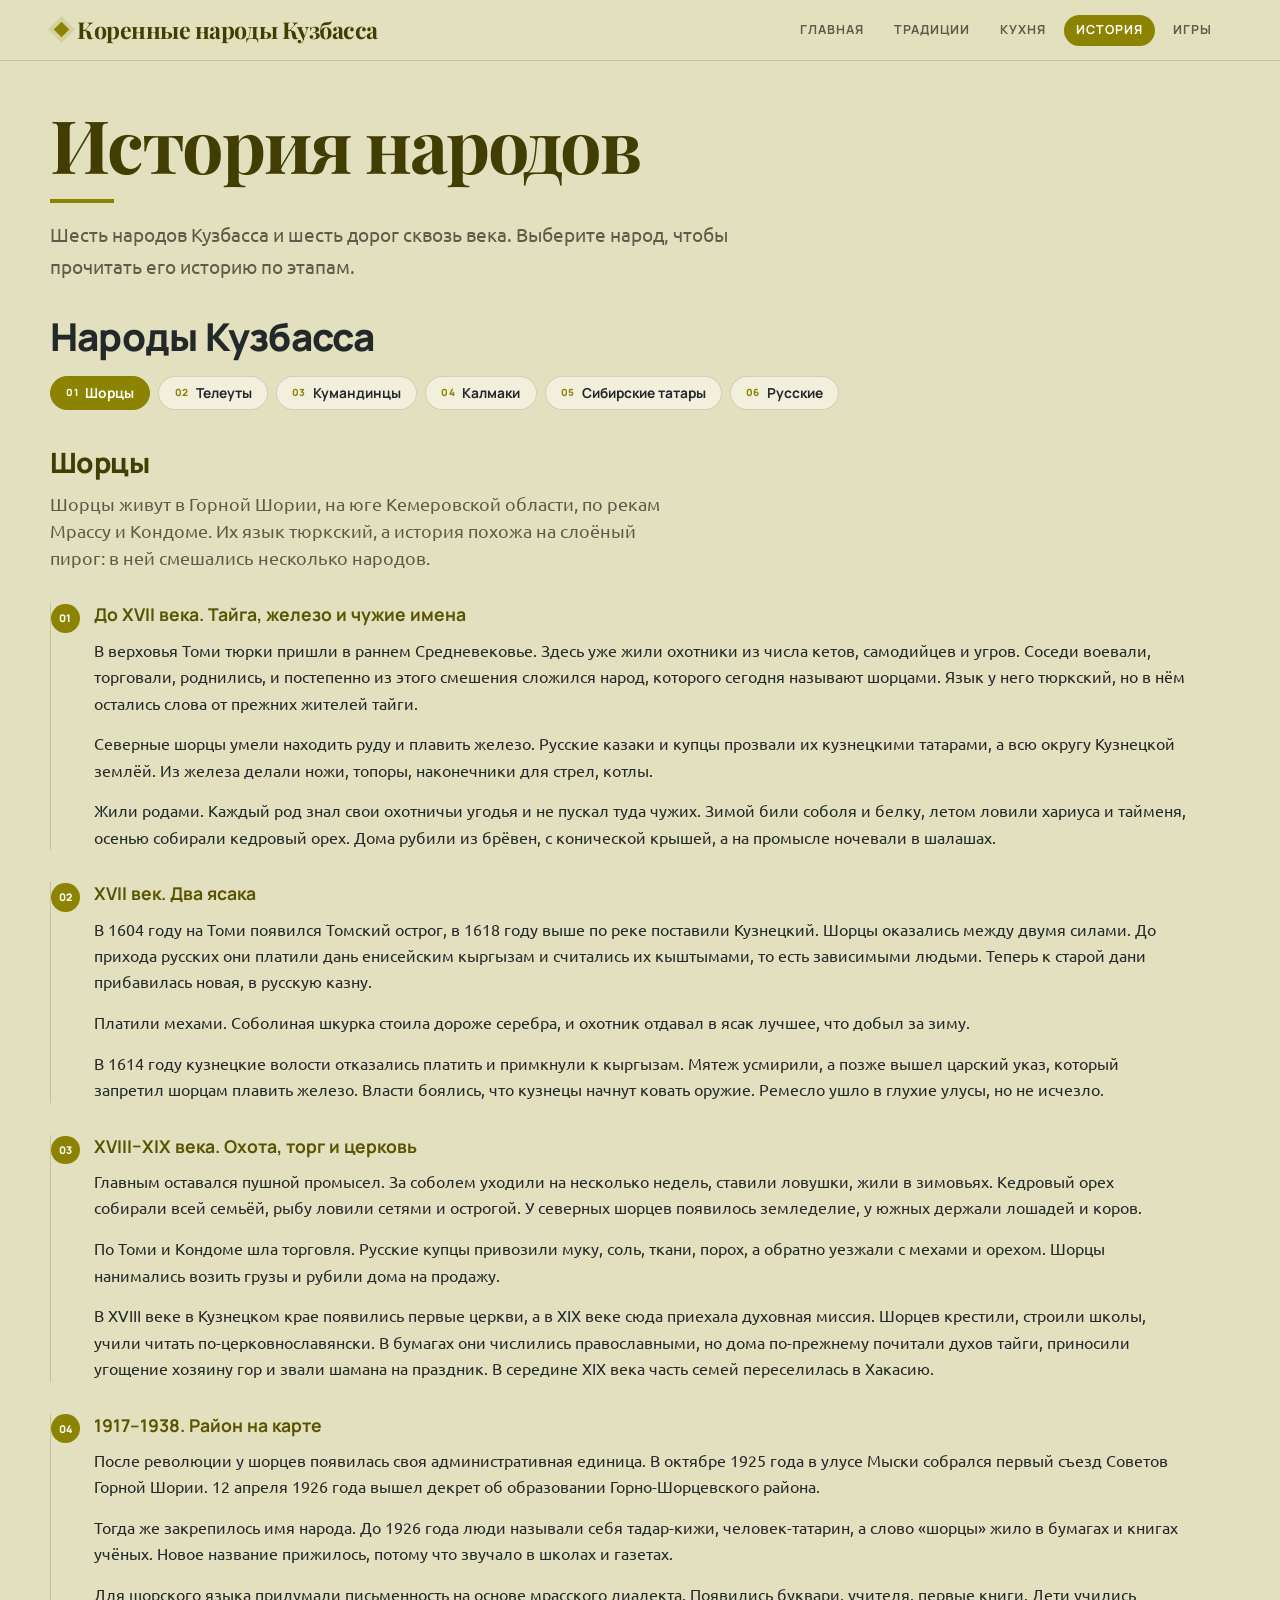
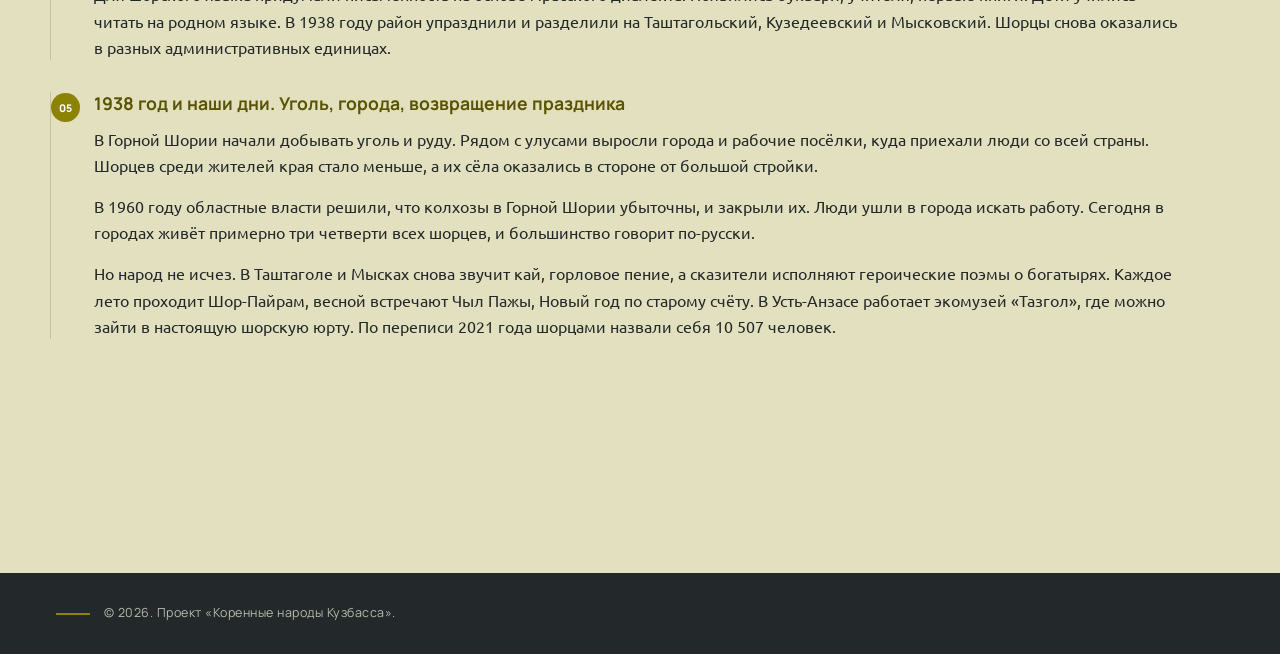
<file: history.html>
<!DOCTYPE html>
<html lang="ru">
<head>
  <meta charset="utf-8">
  <meta name="viewport" content="width=device-width, initial-scale=1">
  <title>История народов — Коренные народы Кузбасса</title>
  <link rel="stylesheet" href="css/fonts.css">
  <link rel="stylesheet" href="css/style.css">
  <link rel="stylesheet" href="css/history.css">
</head>
<body>
  <header class="site-header">
    <a class="site-logo" href="index.html">Коренные народы Кузбасса</a>
    <nav class="site-nav" aria-label="Основная навигация">
      <ul class="site-nav__list">
        <li><a class="site-nav__link" href="index.html">Главная</a></li>
        <li><a class="site-nav__link" href="traditions.html">Традиции</a></li>
        <li><a class="site-nav__link" href="cuisine.html">Кухня</a></li>
        <li><a class="site-nav__link" href="history.html" aria-current="page">История</a></li>
        <li><a class="site-nav__link" href="games.html">Игры</a></li>
      </ul>
    </nav>
  </header>

  <main class="site-main">
    <h1 class="page-title">История народов</h1>
    <p class="page-intro">Шесть народов Кузбасса и шесть дорог сквозь века. Выберите народ, чтобы прочитать его историю по этапам.</p>

    <section class="hist" aria-labelledby="hist-heading">
      <h2 class="section-title" id="hist-heading">Народы Кузбасса</h2>

      <nav class="hist__tabs" aria-label="Выбор народа">
        <a class="hist__tab" href="#shortsy">Шорцы</a>
        <a class="hist__tab" href="#teleuty">Телеуты</a>
        <a class="hist__tab" href="#kumandintsy">Кумандинцы</a>
        <a class="hist__tab" href="#kalmaki">Калмаки</a>
        <a class="hist__tab" href="#sibirskie-tatary">Сибирские татары</a>
        <a class="hist__tab" href="#russkie">Русские</a>
      </nav>

      <div class="hist__panels">
        <article class="hist__panel hist__panel--first" id="shortsy">
          <h3 class="hist__name">Шорцы</h3>
          <p class="hist__lead">Шорцы живут в Горной Шории, на юге Кемеровской области, по рекам Мрассу и Кондоме. Их язык тюркский, а история похожа на слоёный пирог: в ней смешались несколько народов.</p>

          <section class="hist__stage">
            <h4 class="hist__stage-title">До XVII века. Тайга, железо и чужие имена</h4>
            <p>В верховья Томи тюрки пришли в раннем Средневековье. Здесь уже жили охотники из числа кетов, самодийцев и угров. Соседи воевали, торговали, роднились, и постепенно из этого смешения сложился народ, которого сегодня называют шорцами. Язык у него тюркский, но в нём остались слова от прежних жителей тайги.</p>
            <p>Северные шорцы умели находить руду и плавить железо. Русские казаки и купцы прозвали их кузнецкими татарами, а всю округу Кузнецкой землёй. Из железа делали ножи, топоры, наконечники для стрел, котлы.</p>
            <p>Жили родами. Каждый род знал свои охотничьи угодья и не пускал туда чужих. Зимой били соболя и белку, летом ловили хариуса и тайменя, осенью собирали кедровый орех. Дома рубили из брёвен, с конической крышей, а на промысле ночевали в шалашах.</p>
          </section>

          <section class="hist__stage">
            <h4 class="hist__stage-title">XVII век. Два ясака</h4>
            <p>В 1604 году на Томи появился Томский острог, в 1618 году выше по реке поставили Кузнецкий. Шорцы оказались между двумя силами. До прихода русских они платили дань енисейским кыргызам и считались их кыштымами, то есть зависимыми людьми. Теперь к старой дани прибавилась новая, в русскую казну.</p>
            <p>Платили мехами. Соболиная шкурка стоила дороже серебра, и охотник отдавал в ясак лучшее, что добыл за зиму.</p>
            <p>В 1614 году кузнецкие волости отказались платить и примкнули к кыргызам. Мятеж усмирили, а позже вышел царский указ, который запретил шорцам плавить железо. Власти боялись, что кузнецы начнут ковать оружие. Ремесло ушло в глухие улусы, но не исчезло.</p>
          </section>

          <section class="hist__stage">
            <h4 class="hist__stage-title">XVIII–XIX века. Охота, торг и церковь</h4>
            <p>Главным оставался пушной промысел. За соболем уходили на несколько недель, ставили ловушки, жили в зимовьях. Кедровый орех собирали всей семьёй, рыбу ловили сетями и острогой. У северных шорцев появилось земледелие, у южных держали лошадей и коров.</p>
            <p>По Томи и Кондоме шла торговля. Русские купцы привозили муку, соль, ткани, порох, а обратно уезжали с мехами и орехом. Шорцы нанимались возить грузы и рубили дома на продажу.</p>
            <p>В XVIII веке в Кузнецком крае появились первые церкви, а в XIX веке сюда приехала духовная миссия. Шорцев крестили, строили школы, учили читать по-церковнославянски. В бумагах они числились православными, но дома по-прежнему почитали духов тайги, приносили угощение хозяину гор и звали шамана на праздник. В середине XIX века часть семей переселилась в Хакасию.</p>
          </section>

          <section class="hist__stage">
            <h4 class="hist__stage-title">1917–1938. Район на карте</h4>
            <p>После революции у шорцев появилась своя административная единица. В октябре 1925 года в улусе Мыски собрался первый съезд Советов Горной Шории. 12 апреля 1926 года вышел декрет об образовании Горно-Шорцевского района.</p>
            <p>Тогда же закрепилось имя народа. До 1926 года люди называли себя тадар-кижи, человек-татарин, а слово «шорцы» жило в бумагах и книгах учёных. Новое название прижилось, потому что звучало в школах и газетах.</p>
            <p>Для шорского языка придумали письменность на основе мрасского диалекта. Появились буквари, учителя, первые книги. Дети учились читать на родном языке. В 1938 году район упразднили и разделили на Таштагольский, Кузедеевский и Мысковский. Шорцы снова оказались в разных административных единицах.</p>
          </section>

          <section class="hist__stage">
            <h4 class="hist__stage-title">1938 год и наши дни. Уголь, города, возвращение праздника</h4>
            <p>В Горной Шории начали добывать уголь и руду. Рядом с улусами выросли города и рабочие посёлки, куда приехали люди со всей страны. Шорцев среди жителей края стало меньше, а их сёла оказались в стороне от большой стройки.</p>
            <p>В 1960 году областные власти решили, что колхозы в Горной Шории убыточны, и закрыли их. Люди ушли в города искать работу. Сегодня в городах живёт примерно три четверти всех шорцев, и большинство говорит по-русски.</p>
            <p>Но народ не исчез. В Таштаголе и Мысках снова звучит кай, горловое пение, а сказители исполняют героические поэмы о богатырях. Каждое лето проходит Шор-Пайрам, весной встречают Чыл Пажы, Новый год по старому счёту. В Усть-Анзасе работает экомузей «Тазгол», где можно зайти в настоящую шорскую юрту. По переписи 2021 года шорцами назвали себя 10 507 человек.</p>
          </section>
        </article>

        <article class="hist__panel" id="teleuty">
          <h3 class="hist__name">Телеуты</h3>
          <p class="hist__lead">Телеуты живут в сёлах Беловского и Гурьевского районов, по рекам Большой и Малый Бачат. Их предки кочевали в степях и воевали с соседями, а память об этом осталась в языке, песнях и названиях сёл.</p>

          <section class="hist__stage">
            <h4 class="hist__stage-title">Раннее Средневековье. Племена теле</h4>
            <p>Название народа уходит в глубь веков. В китайских хрониках племена теле появляются в раннем Средневековье. В 391 году их подчинили табгачи, в 403 году жужане. В 480-х годах теле взяли Гаочан и создали государство Гаогюй, но союз распался, и победили их эфталиты. Около 550 года теле стали подданными Тюркского каганата.</p>
            <p>После монгольского завоевания в XIII веке эти земли вошли в состав монгольских государств. Часть племён осталась кочевать по Оби и её притокам. Когда монгольская власть ослабла, у телеутов появилась своя земля со своими князьями, кочевьями и пастбищами.</p>
          </section>

          <section class="hist__stage">
            <h4 class="hist__stage-title">XVII век. Князь Абак и Москва</h4>
            <p>Первые сведения о телеутах в русских бумагах относятся к концу XVI века, а надёжные к 1601 году. В 1609 году телеуты заключили союз с Русским государством и обещали ходить в походы вместе с московскими воеводами.</p>
            <p>Князь Абак быстро понял, что союз выгоден не всегда. В 1617 году он разорвал договор и осадил Чатский городок, потому что Москва не выполнила обещаний. В 1620 году союз заключили снова.</p>
            <p>В конце 1620-х телеуты подняли восстание против ясака. Абак ходил на Томск, брал городки и договаривался с сыновьями хана Кучума. Он погиб в 1635 году, и власть перешла к князю Коке.</p>
          </section>

          <section class="hist__stage">
            <h4 class="hist__stage-title">XVII–XVIII века. Ойраты и дорога на север</h4>
            <p>С запада на телеутов давили ойраты, кочевники Джунгарии. Войны шли десятилетиями. В середине XVIII века Джунгарское ханство пало под ударами Цинской империи, и степи опустели.</p>
            <p>Телеуты ушли на север, к Томи и Бачату. Здесь нашлась лесостепь с лугами, где можно пасти скот. Часть народа осталась на Алтае, часть дошла до Белова и Гурьевска. Отсюда название, которое закрепилось в книгах: бачатские телеуты.</p>
            <p>Кочевать становилось всё труднее. Семьи строились на одном месте, обзаводились пашней. Скот оставался главным богатством: лошади, коровы, овцы.</p>
          </section>

          <section class="hist__stage">
            <h4 class="hist__stage-title">XIX век. Волости и церковь</h4>
            <p>Телеуты жили в волостях, платили подати и несли повинности. Держали лошадей, коров, овец, сеяли пшеницу, ячмень и овёс. Охота и рыбалка помогали прокормиться зимой.</p>
            <p>В сёлах появлялись церкви, священники и школы. Телеутов крестили, давали русские имена, учили читать по-церковнославянски. Дома люди продолжали обращаться к шаманам, справляли свадьбы по старому обряду и пели песни на родном языке.</p>
            <p>Телеутский язык относится к киргизско-кыпчакской группе тюркских языков. На нём говорили в Бекове, Челухоеве, Шанде, Новобачатах и Верховской.</p>
          </section>

          <section class="hist__stage">
            <h4 class="hist__stage-title">XX век и сегодня. Беково и «Чолкой»</h4>
            <p>После революции телеутов записали в алтайцы. Так было удобнее властям, и в документах народ надолго потерял своё имя. Только в 1993 году телеутов признали отдельным народом.</p>
            <p>В XX веке сёла прошли через коллективизацию, войну и укрупнение колхозов. Молодёжь уезжала в Белово и Новокузнецк. Язык уходил из семьи: по данным 2010 года, на телеутском говорили около 975 человек, примерно треть народа.</p>
            <p>Сегодня в Бекове работает экомузей «Чолкой». Там собирают утварь, одежду, инструменты и записывают песни. В сёлах проходят праздники, где звучат старинные песни, а в школе дети учат родные слова.</p>
          </section>
        </article>

        <article class="hist__panel" id="kumandintsy">
          <h3 class="hist__name">Кумандинцы</h3>
          <p class="hist__lead">Кумандинцы — коренной малочисленный народ, живущий в Алтайском крае, Республике Алтай и Кемеровской области. В Кузбассе они живут в Таштагольском районе, Таштаголе, Новокузнецке и Осинниках. Сами кумандинцы называют себя «куманды кижи», а их язык близок северноалтайскому.</p>

          <section class="hist__stage">
            <h4 class="hist__stage-title">До XVII века. Северные предгорья Алтая</h4>
            <p>Кумандинцы сложились в предгорьях Северного Алтая, по рекам Бии и Катуни. В их языке и обычаях соединились тюркские и более древние местные корни. Народ делился на верхних (оре куманды) и нижних (алтына куманды).</p>
            <p>Жили родами-сеоками. Охотились на пушного зверя, ловили рыбу, собирали кедровый орех, коренья и мёд, держали лошадей и скот. Зимой уходили в тайгу, а летом пасли скот на горных лугах.</p>
          </section>

          <section class="hist__stage">
            <h4 class="hist__stage-title">XVII–XVIII века. Ясак и Бийская крепость</h4>
            <p>В русских документах XVII века кумандинцев называли кумандинскими татарами. Они жили в верховьях Оби и по Бии, платили ясак в русскую казну, но сохраняли своих старшин и родовой уклад.</p>
            <p>В 1709 году на Бии построили Бийскую крепость. Рядом вырос город, куда кумандинцы привозили пушнину, орех и скот. Торговля связала их с русскими купцами, но не отменила старых обычаев.</p>
          </section>

          <section class="hist__stage">
            <h4 class="hist__stage-title">XIX век. Волости, хлеб и ярмарки</h4>
            <p>К XIX веку кумандинцы жили в нескольких волостях. Сеяли ячмень и пшеницу, разводили лошадей и коров, охотились и собирали кедровый орех. На ярмарки в Бийске везли пушнину, орех, холст и кожи.</p>
            <p>В сёлах появлялись церкви и школы. Кумандинцев крестили, но дома по-прежнему почитали духов, приносили угощение хозяевам гор и приглашали шамана. Старые обряды и православные праздники жили рядом.</p>
          </section>

          <section class="hist__stage">
            <h4 class="hist__stage-title">XX век. Перепись, колхозы и забытое имя</h4>
            <p>После революции кумандинцев стали записывать в алтайцы. Перепись 1926 года насчитала 6 327 кумандинцев, но в следующие десятилетия отдельной строки в переписях не было.</p>
            <p>Коллективизация и укрупнение сёл увели людей в города. Молодёжь училась по-русски, родная речь оставалась в основном у старших. В 1990-е годы кумандинцев снова начали считать самостоятельным народом.</p>
          </section>

          <section class="hist__stage">
            <h4 class="hist__stage-title">XXI век. Признание, Коча-кан и Чалаба</h4>
            <p>В 2000 году кумандинцев включили в перечень коренных малочисленных народов России, а в 2010 году — в перечень коренных малочисленных народов Севера, Сибири и Дальнего Востока.</p>
            <p>В Кузбассе работают общины, проходят встречи и праздники. Кумандинцы проводят обряд плодородия «Коча-кан» и обряд «Чалаба», поют старинные песни и учат детей родным словам.</p>
            <p>По переписи 2020 года в России жили 2 408 кумандинцев, из них 123 — в Кузбассе.</p>
          </section>
        </article>

        <article class="hist__panel" id="kalmaki">
          <h3 class="hist__name">Калмаки</h3>
          <p class="hist__lead">Калмаки — этнографическая группа сибирских татар. Они живут в Юргинском районе (Зимник, Сарсаз, Логовой) и Яшкинском районе (Юрты-Константиновы). Отдельным народом калмаки не считаются и в перечень коренных малочисленных народов России не входят. Их история начинается с имени, которое старые книги давали сразу нескольким народам.</p>

          <section class="hist__stage">
            <h4 class="hist__stage-title">XV–XVI века. Откуда взялось имя</h4>
            <p>В русских, европейских и среднеазиатских книгах XV и XVI веков встречается слово «калмаки» или «колмаки». Так называли кочевников к западу от Алтая. В «Лихачевском летописце», где описано стояние на Угре в 1480 году, колмаки упомянуты в войске хана Ахмата.</p>
            <p>Европейские путешественники писали о длинноволосых татарах, которые не брили голову и не соблюдали мусульманских обрядов. Имя прилипало к тем, кто жил иначе, чем соседи.</p>
            <p>Позже слово «калмыки» закрепилось за западными монголами, а «калмаки» осталось за небольшой группой в Притомье. Путаницы хватает до сих пор: калмаки и калмыки не одно и то же.</p>
          </section>

          <section class="hist__stage">
            <h4 class="hist__stage-title">XVII–XVIII века. Дорога на Томь</h4>
            <p>В XVII веке в степях стало тесно. Ойраты шли на запад, войны не прекращались. Часть кочевников уходила на север, в лесостепь по Томи, где было тише и где можно было пасти скот.</p>
            <p>Кем были первые калмаки на Томи, историки обсуждают до сих пор. Одни считают их телеутами, ушедшими от войны. Другие говорят о томских татарах, к которым примкнули пришлые семьи. Скорее всего, правы и те и другие: в новых деревнях селились разные люди.</p>
            <p>Центром стала деревня Юрты-Константиновы. Калмакский говор относят к томскому диалекту сибирскотатарского языка.</p>
            <p>В Сибири юртами называли родовые поселения. Войлочный шатёр здесь ни при чём: юрты тянулись вдоль Томи и её притоков, и в названиях многих деревень до сих пор слышно это старое слово.</p>
          </section>

          <section class="hist__stage">
            <h4 class="hist__stage-title">XVIII–XIX века. Деревня и её хозяйство</h4>
            <p>Калмаки пахали землю, держали скот, охотились и ловили рыбу. Сеяли рожь, овёс, пшеницу. Лошадей берегли: без них не вспахать поле и не выехать в город.</p>
            <p>Дома строили из дерева, с печью и сенями. Рядом с деревней были покосы и выгоны. На базар ездили в Юргу и Томск, продавали хлеб, масло, кожи, покупали соль, ткани и железо.</p>
            <p>В деревне жили рядом татары и русские, и в обиходе смешивались обычаи обоих народов. Молодые семьи говорили на калмакском говоре, старики помнили слова, которых уже не понимали дети.</p>
          </section>

          <section class="hist__stage">
            <h4 class="hist__stage-title">XX век. Колхоз, война, переписи</h4>
            <p>В 1930-е годы в Юртах-Константиновых появился колхоз. Лошадей и плуги собрали в общее хозяйство, работу считали трудоднями.</p>
            <p>В войну почти все мужчины ушли на фронт. Женщины и подростки пахали на коровах, убирали хлеб, отправляли посылки. В деревне до сих пор помнят списки погибших.</p>
            <p>После войны колхозы укрупняли, молодёжь уезжала в Юргу и Кемерово. Отдельной строки для калмаков в переписях не было: их записывали татарами. Поэтому своей цифры у народа нет.</p>
          </section>

          <section class="hist__stage">
            <h4 class="hist__stage-title">Сегодня. Экомузей «Калмаки»</h4>
            <p>В Юртах-Константиновых работает экомузей «Калмаки». Его создал этнограф Валерий Кимеев, который открыл в Кузбассе несколько таких музеев. В музее собраны прялки, сундуки, посуда, фотографии и записи песен.</p>
            <p>Калмакский говор ещё звучит в деревне, но говорят на нём в основном пожилые люди. Дети учат татарский и русский.</p>
            <p>Каждое лето в Кузбассе проходит сабантуй, и калмаки приезжают туда вместе с другими татарами области. Праздник заканчивается борьбой и песнями, а на столах появляется чак-чак.</p>
          </section>
        </article>

        <article class="hist__panel" id="sibirskie-tatary">
          <h3 class="hist__name">Сибирские татары</h3>
          <p class="hist__lead">Сибирские татары живут в Кузбассе с тех времён, когда здесь ещё не было русских городов. В официальный перечень коренных малочисленных народов России они не входят: это часть татарского народа. Это несколько групп с общим языком и похожими обычаями, и у каждой своя родословная.</p>

          <section class="hist__stage">
            <h4 class="hist__stage-title">До XVII века. Кыпчаки и местные племена</h4>
            <p>Томские татары сложились из разных людей. Здесь жили самодийские народы и чулымские тюрки, а в степь приходили кыпчаки. Они принесли тюркский язык, и постепенно он стал общим.</p>
            <p>Часть историков считает, что над томскими татарами стояли енисейские кыргызы. Сибирскому ханству они дань не платили. В состав томских татар входили эуштинцы, чаты, калмаки и обские татары.</p>
            <p>Жили в деревянных домах и землянках, разводили лошадей, занимались охотой и рыболовством. Зимой били пушного зверя, весной выходили на промысел рыбы.</p>
            <p>Сами себя они называли по имени своего рода или волости. Общее имя «сибирские татары» появилось позже, в книгах путешественников и чиновников.</p>
          </section>

          <section class="hist__stage">
            <h4 class="hist__stage-title">1604 год. Томский острог</h4>
            <p>В 1603 году эуштинский князь Тоян приехал в Москву и попросил поставить на Томи крепость. В 1604 году Томский острог построили.</p>
            <p>Для татар острог стал рынком, защитой и начальством сразу. Они платили ясак, но также служили в казаках, работали переводчиками, водили отряды по степи. Без них воеводы не знали ни дорог, ни языков соседей.</p>
            <p>Томские татары жили в Эуштинской, Чатской и Телеутской волостях. В каждой был свой старшина, который отвечал за сбор ясака.</p>
          </section>

          <section class="hist__stage">
            <h4 class="hist__stage-title">XVIII–XIX века. Волости, мечети, базары</h4>
            <p>К концу XIX века томских татар насчитывалось около двух тысяч. Больше всего было чатов и калмаков, меньше эуштинцев.</p>
            <p>В Томске появилась татарская слобода. Там жили торговцы из Бухары, волжские татары, ремесленники. Строились мечети, при них работали школы.</p>
            <p>По деревням жили скотоводством, земледелием и извозом. На ярмарки везли кожи, шерсть, мёд, рыбу. В XIX веке многие перешли на русский язык, но в сёлах ещё звучал томский диалект.</p>
          </section>

          <section class="hist__stage">
            <h4 class="hist__stage-title">XX век. Колхозы и город</h4>
            <p>После революции в татарских деревнях открылись школы на родном языке, выходили газеты. В 1920-е годы у сибирских татар появилась своя письменность, но просуществовала она недолго. Книг на родном языке печатали мало, и школы постепенно перешли на русский.</p>
            <p>В 1930-е годы появились колхозы. Война забрала мужчин, а после войны деревни начали пустеть. Молодёжь уезжала учиться и работать в Кемерово, Новокузнецк, Юргу. Укрупнение колхозов свело мелкие сёла в одно хозяйство.</p>
            <p>Томский диалект сибирскотатарского языка делится на три говора: калмакский, эуштинско-чатский и орский. Сегодня на нём говорят немногие, и учёные записывают речь последних носителей.</p>
          </section>

          <section class="hist__stage">
            <h4 class="hist__stage-title">Сегодня. Сабантуй в Кузбассе</h4>
            <p>Татарские деревни остались в Юргинском, Яшкинском, Мариинском и Тисульском районах. В Кемерове и Новокузнецке работают татарские центры, где учат язык и ставят праздники.</p>
            <p>С 2021 года в Кузбассе каждый год проходит сабантуй. На него приезжают гости из Татарстана, выступают певцы, идут соревнования по борьбе и бегу с коромыслом.</p>
            <p>По численности татары уступают в области только русским. Это видно и по городским улицам, и по школьным классам, где вместе учатся дети из разных семей.</p>
          </section>
        </article>

        <article class="hist__panel" id="russkie">
          <h3 class="hist__name">Русские</h3>
          <p class="hist__lead">Русские пришли в Кузнецкий край в XVII веке и остались навсегда. Сначала это были казаки и пашенные крестьяне, потом рудознатцы, мастеровые, шахтёры. История области сложена из их дорог.</p>

          <section class="hist__stage">
            <h4 class="hist__stage-title">1604 и 1618. Остроги на Томи</h4>
            <p>В 1604 году на Томи поставили Томский острог. Через четырнадцать лет, в апреле 1618 года, служилые люди из Томска, Тюмени и Верхотурья срубили Кузнецкий острог у устья Кондомы.</p>
            <p>Острог был деревянной крепостью с башнями и рвом. Внутри стояли избы, амбары и церковь. В 1620 году приехал первый воевода Тимофей Боборыкин, привёз с собой пятьдесят томских служилых людей и завёл первую пашню.</p>
            <p>Вокруг крепости селились пашенные крестьяне, ямщики, ремесленники. В 1689 году Кузнецк официально стал городом. Так на карте появилась русская точка, от которой пошли дороги в тайгу и в степь.</p>
          </section>

          <section class="hist__stage">
            <h4 class="hist__stage-title">XVIII век. Рудознатцы и заводы</h4>
            <p>В 1721 году рудознатец Михайло Волков нашёл на Томи пласт каменного угля. Уголь тогда добывать не стали. Через двести лет он стал главным богатством края.</p>
            <p>В XVIII веке искали серебро. Рудознатцы шли по старым «чудским копям», находили руду на Салаире и Алтае, везли образцы в Тобольск и Москву. На реках ставили заводы.</p>
            <p>В 1771 году у Кузнецка заработал железоделательный завод. В 1816 году пустили Гурьевский сереброплавильный завод, позже он начал плавить чугун. Вокруг заводов выросли посёлки, где жили мастеровые люди.</p>
          </section>

          <section class="hist__stage">
            <h4 class="hist__stage-title">XIX век. Золото и большая дорога</h4>
            <p>В Мариинской тайге с 1820-х годов мыли золото. Прииски давали работу тысячам людей: старателям, возчикам, кузнецам, торговцам.</p>
            <p>Через Мариинск шёл Московский тракт, а в 1890-е годы рядом прошла Транссибирская магистраль. В 1891 году Мариинск посетил цесаревич Николай, будущий император. Город рос, строились каменные дома, открывались гимназии.</p>
            <p>После 1906 года в Сибирь двинулись переселенцы по столыпинской реформе. Они основали новые деревни и распахивали целину. В Кузбассе появлялись первые угольные копи, Кольчугинский рудник и Судженские копи.</p>
          </section>

          <section class="hist__stage">
            <h4 class="hist__stage-title">XX век. Колония, стройка, война</h4>
            <p>В 1921 году в Кузбасс приехали иностранные рабочие. Советское правительство разрешило им создать автономную индустриальную колонию «Кузбасс». Колонию возглавили Себальд Рутгерс и Билл Хейвуд. Американцы и голландцы работали на шахтах до 1926 года.</p>
            <p>В 1924 году в Кемерове пустили первый в РСФСР коксохимический завод. В 1930-е годы строились шахты, заводы, новые города. Через Кузбасс прошли лагеря ГУЛАГа, в области жили спецпоселенцы.</p>
            <p>В 1941 году началась война. В Кузбасс эвакуировали заводы из западных областей. Уголь и металл шли на фронт. 26 января 1943 года из Новосибирской области выделили Кемеровскую.</p>
          </section>

          <section class="hist__stage">
            <h4 class="hist__stage-title">После войны. Шахтёрские города</h4>
            <p>После войны область строилась заново. В городах появились шахты, разрезы, комбинаты, дворцы культуры и стадионы. В Кемерове открыли университеты и театры.</p>
            <p>В 1990-е годы часть шахт закрыли. Работа стала труднее, люди уезжали. Но Кузбасс остался угольным краем, и профессия шахтёра по-прежнему здесь главная.</p>
            <p>Сегодня в области живут потомки казаков, заводских мастеровых, переселенцев и эвакуированных. Старые сёла стоят рядом с новыми микрорайонами, а в 2021 году к названию области официально добавили слово «Кузбасс».</p>
          </section>
        </article>
      </div>
    </section>
  </main>

  <footer class="site-footer">
    <p>© 2026. Проект «Коренные народы Кузбасса».</p>
  </footer>
</body>
</html>
</file>
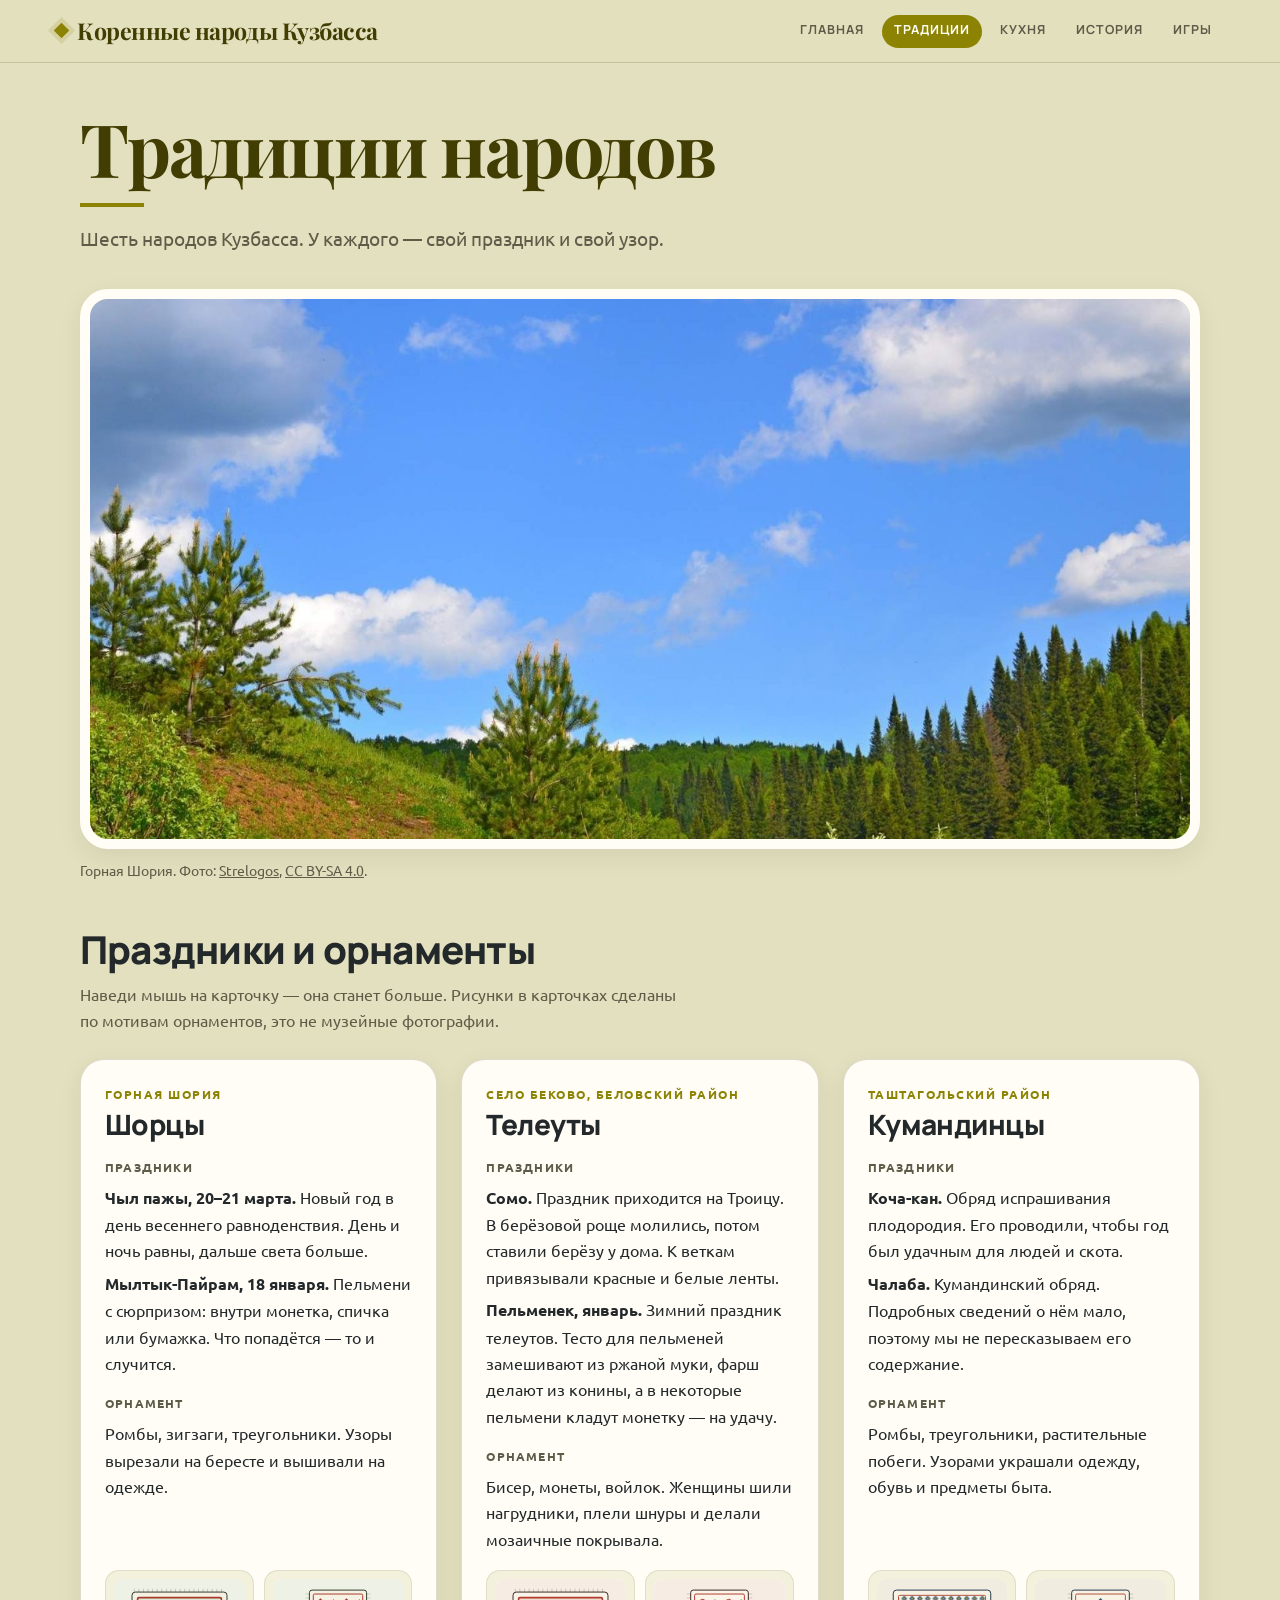
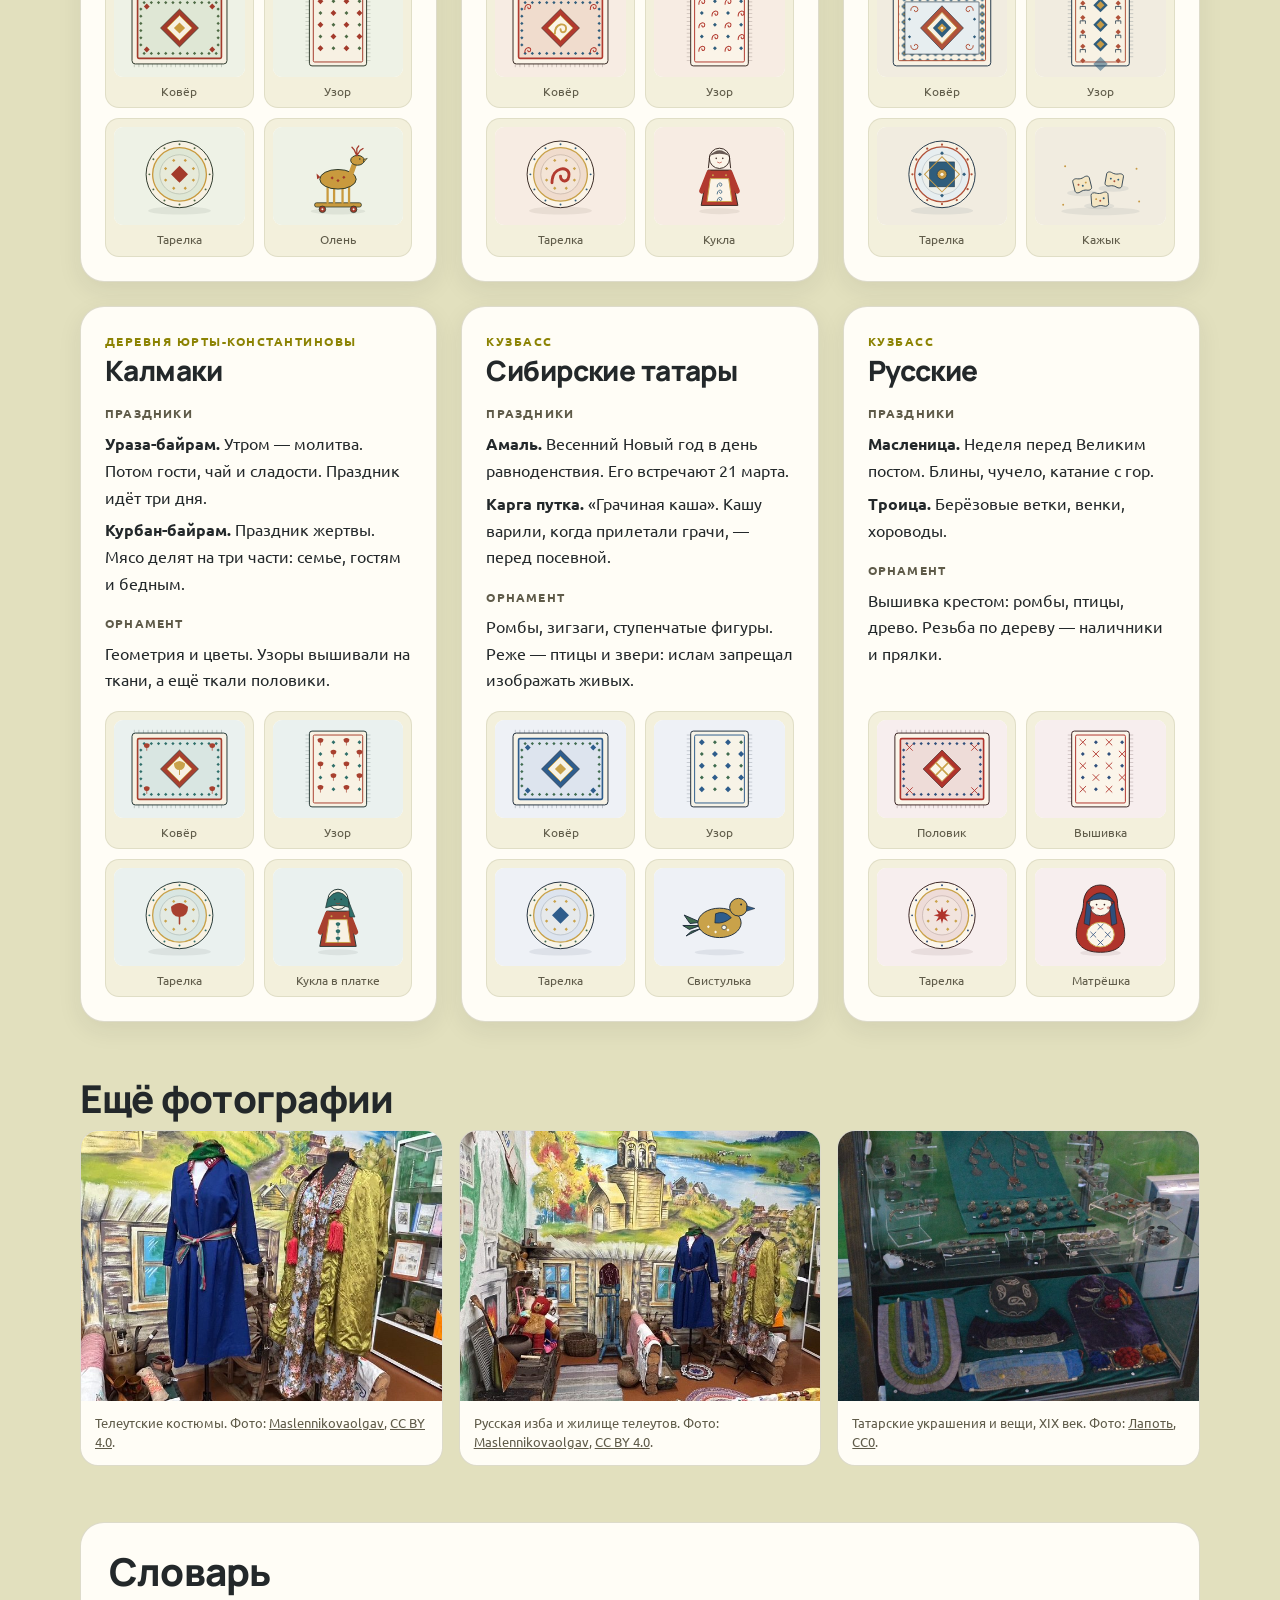
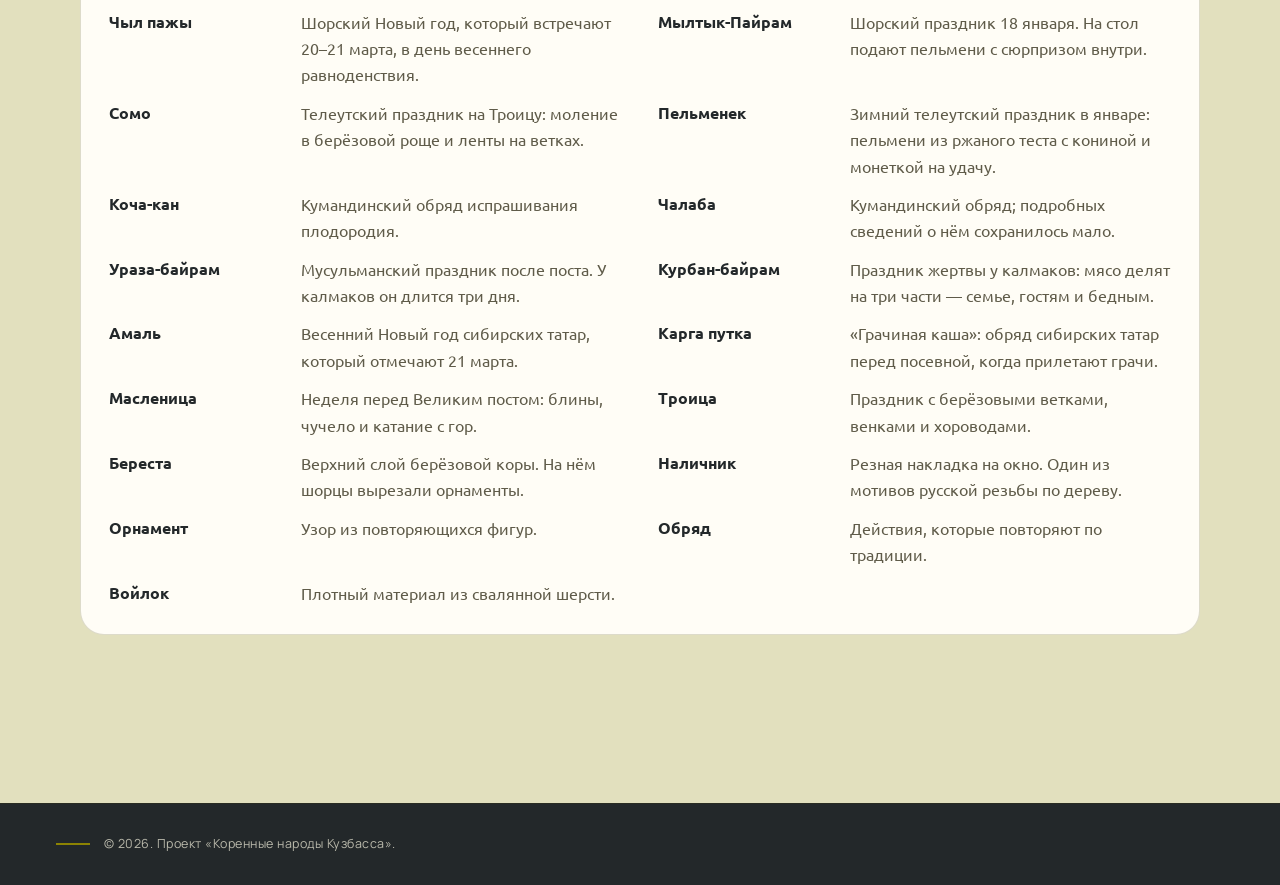
<file: traditions.html>
<!DOCTYPE html>
<html lang="ru">
<head>
  <meta charset="utf-8">
  <meta name="viewport" content="width=device-width, initial-scale=1">
  <title>Традиции народов — Коренные народы Кузбасса</title>
  <link rel="stylesheet" href="css/fonts.css">
  <link rel="stylesheet" href="css/style.css">
  <link rel="stylesheet" href="css/traditions.css">
</head>
<body class="traditions-page">
  <header class="site-header">
    <a class="site-logo" href="index.html">Коренные народы Кузбасса</a>
    <nav class="site-nav" aria-label="Основная навигация">
      <ul class="site-nav__list">
        <li><a class="site-nav__link" href="index.html">Главная</a></li>
        <li><a class="site-nav__link" href="traditions.html" aria-current="page">Традиции</a></li>
        <li><a class="site-nav__link" href="cuisine.html">Кухня</a></li>
        <li><a class="site-nav__link" href="history.html">История</a></li>
        <li><a class="site-nav__link" href="games.html">Игры</a></li>
      </ul>
    </nav>
  </header>

  <main class="site-main">
    <h1 class="page-title">Традиции народов</h1>
    <p class="page-intro">Шесть народов Кузбасса. У каждого — свой праздник и свой узор.</p>

    <figure class="traditions-hero">
      <img src="images/traditions/gornaya-shoria.jpg" alt="Горная Шория: сопки, покрытые тайгой" width="1400" height="906">
      <figcaption>Горная Шория. Фото: <a href="https://commons.wikimedia.org/wiki/File:%D0%93%D0%BE%D1%80%D0%BD%D0%BE%D1%88%D0%BE%D1%80%D1%81%D0%BA%D0%B8%D0%B9_%D0%BF%D0%B5%D0%B9%D0%B7%D0%B0%D0%B6.jpg" target="_blank" rel="noopener">Strelogos</a>, <a href="https://creativecommons.org/licenses/by-sa/4.0/deed.ru" target="_blank" rel="noopener">CC BY-SA 4.0</a>.</figcaption>
    </figure>

    <section class="traditions" aria-labelledby="traditions-title">
      <h2 class="section-title" id="traditions-title">Праздники и орнаменты</h2>
      <p class="section-intro">Наведи мышь на карточку — она станет больше. Рисунки в карточках сделаны по мотивам орнаментов, это не музейные фотографии.</p>

      <div class="traditions__grid">
        <article class="tradition-card" tabindex="0" aria-labelledby="shor-title">
          <header>
            <p class="tradition-card__place">Горная Шория</p>
            <h3 class="tradition-card__title" id="shor-title">Шорцы</h3>
          </header>

          <div class="tradition-card__block">
            <h4 class="tradition-card__label">Праздники</h4>
            <p><strong>Чыл пажы, 20–21 марта.</strong> Новый год в день весеннего равноденствия. День и ночь равны, дальше света больше.</p>
            <p><strong>Мылтык-Пайрам, 18 января.</strong> Пельмени с сюрпризом: внутри монетка, спичка или бумажка. Что попадётся — то и случится.</p>
          </div>

          <div class="tradition-card__block">
            <h4 class="tradition-card__label">Орнамент</h4>
            <p>Ромбы, зигзаги, треугольники. Узоры вырезали на бересте и вышивали на одежде.</p>
          </div>

          <ul class="tradition-card__gallery" aria-label="Рисунки с шорскими орнаментами">
            <li class="tradition-card__item">
              <span class="tradition-card__frame"><img class="tradition-card__img" src="images/traditions/shor-carpet.svg" alt="Рисунок ковра с шорским орнаментом" width="400" height="300" loading="lazy"></span>
              <span class="tradition-card__caption">Ковёр</span>
            </li>
            <li class="tradition-card__item">
              <span class="tradition-card__frame"><img class="tradition-card__img" src="images/traditions/shor-pattern.svg" alt="Рисунок шорского узора" width="400" height="300" loading="lazy"></span>
              <span class="tradition-card__caption">Узор</span>
            </li>
            <li class="tradition-card__item">
              <span class="tradition-card__frame"><img class="tradition-card__img" src="images/traditions/shor-plate.svg" alt="Рисунок тарелки с шорским орнаментом" width="400" height="300" loading="lazy"></span>
              <span class="tradition-card__caption">Тарелка</span>
            </li>
            <li class="tradition-card__item">
              <span class="tradition-card__frame"><img class="tradition-card__img" src="images/traditions/shor-toy.svg" alt="Рисунок деревянного оленя" width="400" height="300" loading="lazy"></span>
              <span class="tradition-card__caption">Олень</span>
            </li>
          </ul>
        </article>

        <article class="tradition-card" tabindex="0" aria-labelledby="teleut-title">
          <header>
            <p class="tradition-card__place">Село Беково, Беловский район</p>
            <h3 class="tradition-card__title" id="teleut-title">Телеуты</h3>
          </header>

          <div class="tradition-card__block">
            <h4 class="tradition-card__label">Праздники</h4>
            <p><strong>Сомо.</strong> Праздник приходится на Троицу. В берёзовой роще молились, потом ставили берёзу у дома. К веткам привязывали красные и белые ленты.</p>
            <p><strong>Пельменек, январь.</strong> Зимний праздник телеутов. Тесто для пельменей замешивают из ржаной муки, фарш делают из конины, а в некоторые пельмени кладут монетку — на удачу.</p>
          </div>

          <div class="tradition-card__block">
            <h4 class="tradition-card__label">Орнамент</h4>
            <p>Бисер, монеты, войлок. Женщины шили нагрудники, плели шнуры и делали мозаичные покрывала.</p>
          </div>

          <ul class="tradition-card__gallery" aria-label="Рисунки с телеутскими орнаментами">
            <li class="tradition-card__item">
              <span class="tradition-card__frame"><img class="tradition-card__img" src="images/traditions/teleut-carpet.svg" alt="Рисунок войлочного ковра телеутов" width="400" height="300" loading="lazy"></span>
              <span class="tradition-card__caption">Ковёр</span>
            </li>
            <li class="tradition-card__item">
              <span class="tradition-card__frame"><img class="tradition-card__img" src="images/traditions/teleut-pattern.svg" alt="Рисунок телеутского узора" width="400" height="300" loading="lazy"></span>
              <span class="tradition-card__caption">Узор</span>
            </li>
            <li class="tradition-card__item">
              <span class="tradition-card__frame"><img class="tradition-card__img" src="images/traditions/teleut-plate.svg" alt="Рисунок тарелки с телеутским орнаментом" width="400" height="300" loading="lazy"></span>
              <span class="tradition-card__caption">Тарелка</span>
            </li>
            <li class="tradition-card__item">
              <span class="tradition-card__frame"><img class="tradition-card__img" src="images/traditions/teleut-toy.svg" alt="Рисунок тряпичной куклы" width="400" height="300" loading="lazy"></span>
              <span class="tradition-card__caption">Кукла</span>
            </li>
          </ul>
        </article>

        <article class="tradition-card" tabindex="0" aria-labelledby="kumand-title">
          <header>
            <p class="tradition-card__place">Таштагольский район</p>
            <h3 class="tradition-card__title" id="kumand-title">Кумандинцы</h3>
          </header>

          <div class="tradition-card__block">
            <h4 class="tradition-card__label">Праздники</h4>
            <p><strong>Коча-кан.</strong> Обряд испрашивания плодородия. Его проводили, чтобы год был удачным для людей и скота.</p>
            <p><strong>Чалаба.</strong> Кумандинский обряд. Подробных сведений о нём мало, поэтому мы не пересказываем его содержание.</p>
          </div>

          <div class="tradition-card__block">
            <h4 class="tradition-card__label">Орнамент</h4>
            <p>Ромбы, треугольники, растительные побеги. Узорами украшали одежду, обувь и предметы быта.</p>
          </div>

          <ul class="tradition-card__gallery" aria-label="Рисунки с кумандинскими орнаментами">
            <li class="tradition-card__item">
              <span class="tradition-card__frame"><img class="tradition-card__img" src="images/traditions/kumand-carpet.svg" alt="Рисунок ковра с кумандинским орнаментом" width="400" height="300" loading="lazy"></span>
              <span class="tradition-card__caption">Ковёр</span>
            </li>
            <li class="tradition-card__item">
              <span class="tradition-card__frame"><img class="tradition-card__img" src="images/traditions/kumand-pattern.svg" alt="Рисунок кумандинского узора" width="400" height="300" loading="lazy"></span>
              <span class="tradition-card__caption">Узор</span>
            </li>
            <li class="tradition-card__item">
              <span class="tradition-card__frame"><img class="tradition-card__img" src="images/traditions/kumand-plate.svg" alt="Рисунок тарелки с кумандинским орнаментом" width="400" height="300" loading="lazy"></span>
              <span class="tradition-card__caption">Тарелка</span>
            </li>
            <li class="tradition-card__item">
              <span class="tradition-card__frame"><img class="tradition-card__img" src="images/traditions/kumand-toy.svg" alt="Рисунок костяных игрушек-кажыков" width="400" height="300" loading="lazy"></span>
              <span class="tradition-card__caption">Кажык</span>
            </li>
          </ul>
        </article>

        <article class="tradition-card" tabindex="0" aria-labelledby="kalmak-title">
          <header>
            <p class="tradition-card__place">Деревня Юрты-Константиновы</p>
            <h3 class="tradition-card__title" id="kalmak-title">Калмаки</h3>
          </header>

          <div class="tradition-card__block">
            <h4 class="tradition-card__label">Праздники</h4>
            <p><strong>Ураза-байрам.</strong> Утром — молитва. Потом гости, чай и сладости. Праздник идёт три дня.</p>
            <p><strong>Курбан-байрам.</strong> Праздник жертвы. Мясо делят на три части: семье, гостям и бедным.</p>
          </div>

          <div class="tradition-card__block">
            <h4 class="tradition-card__label">Орнамент</h4>
            <p>Геометрия и цветы. Узоры вышивали на ткани, а ещё ткали половики.</p>
          </div>

          <ul class="tradition-card__gallery" aria-label="Рисунки с калмацкими орнаментами">
            <li class="tradition-card__item">
              <span class="tradition-card__frame"><img class="tradition-card__img" src="images/traditions/kalmak-carpet.svg" alt="Рисунок ковра с калмацким орнаментом" width="400" height="300" loading="lazy"></span>
              <span class="tradition-card__caption">Ковёр</span>
            </li>
            <li class="tradition-card__item">
              <span class="tradition-card__frame"><img class="tradition-card__img" src="images/traditions/kalmak-pattern.svg" alt="Рисунок калмацкого узора" width="400" height="300" loading="lazy"></span>
              <span class="tradition-card__caption">Узор</span>
            </li>
            <li class="tradition-card__item">
              <span class="tradition-card__frame"><img class="tradition-card__img" src="images/traditions/kalmak-plate.svg" alt="Рисунок тарелки с калмацким орнаментом" width="400" height="300" loading="lazy"></span>
              <span class="tradition-card__caption">Тарелка</span>
            </li>
            <li class="tradition-card__item">
              <span class="tradition-card__frame"><img class="tradition-card__img" src="images/traditions/kalmak-toy.svg" alt="Рисунок куклы в платке" width="400" height="300" loading="lazy"></span>
              <span class="tradition-card__caption">Кукла в платке</span>
            </li>
          </ul>
        </article>

        <article class="tradition-card" tabindex="0" aria-labelledby="tatar-title">
          <header>
            <p class="tradition-card__place">Кузбасс</p>
            <h3 class="tradition-card__title" id="tatar-title">Сибирские татары</h3>
          </header>

          <div class="tradition-card__block">
            <h4 class="tradition-card__label">Праздники</h4>
            <p><strong>Амаль.</strong> Весенний Новый год в день равноденствия. Его встречают 21 марта.</p>
            <p><strong>Карга путка.</strong> «Грачиная каша». Кашу варили, когда прилетали грачи, — перед посевной.</p>
          </div>

          <div class="tradition-card__block">
            <h4 class="tradition-card__label">Орнамент</h4>
            <p>Ромбы, зигзаги, ступенчатые фигуры. Реже — птицы и звери: ислам запрещал изображать живых.</p>
          </div>

          <ul class="tradition-card__gallery" aria-label="Рисунки с сибирско-татарскими орнаментами">
            <li class="tradition-card__item">
              <span class="tradition-card__frame"><img class="tradition-card__img" src="images/traditions/tatar-carpet.svg" alt="Рисунок ковра с сибирско-татарским орнаментом" width="400" height="300" loading="lazy"></span>
              <span class="tradition-card__caption">Ковёр</span>
            </li>
            <li class="tradition-card__item">
              <span class="tradition-card__frame"><img class="tradition-card__img" src="images/traditions/tatar-pattern.svg" alt="Рисунок сибирско-татарского узора" width="400" height="300" loading="lazy"></span>
              <span class="tradition-card__caption">Узор</span>
            </li>
            <li class="tradition-card__item">
              <span class="tradition-card__frame"><img class="tradition-card__img" src="images/traditions/tatar-plate.svg" alt="Рисунок тарелки с татарским орнаментом" width="400" height="300" loading="lazy"></span>
              <span class="tradition-card__caption">Тарелка</span>
            </li>
            <li class="tradition-card__item">
              <span class="tradition-card__frame"><img class="tradition-card__img" src="images/traditions/tatar-toy.svg" alt="Рисунок глиняной свистульки" width="400" height="300" loading="lazy"></span>
              <span class="tradition-card__caption">Свистулька</span>
            </li>
          </ul>
        </article>

        <article class="tradition-card" tabindex="0" aria-labelledby="rus-title">
          <header>
            <p class="tradition-card__place">Кузбасс</p>
            <h3 class="tradition-card__title" id="rus-title">Русские</h3>
          </header>

          <div class="tradition-card__block">
            <h4 class="tradition-card__label">Праздники</h4>
            <p><strong>Масленица.</strong> Неделя перед Великим постом. Блины, чучело, катание с гор.</p>
            <p><strong>Троица.</strong> Берёзовые ветки, венки, хороводы.</p>
          </div>

          <div class="tradition-card__block">
            <h4 class="tradition-card__label">Орнамент</h4>
            <p>Вышивка крестом: ромбы, птицы, древо. Резьба по дереву — наличники и прялки.</p>
          </div>

          <ul class="tradition-card__gallery" aria-label="Рисунки с русскими узорами">
            <li class="tradition-card__item">
              <span class="tradition-card__frame"><img class="tradition-card__img" src="images/traditions/rus-carpet.svg" alt="Рисунок половика с русским узором" width="400" height="300" loading="lazy"></span>
              <span class="tradition-card__caption">Половик</span>
            </li>
            <li class="tradition-card__item">
              <span class="tradition-card__frame"><img class="tradition-card__img" src="images/traditions/rus-pattern.svg" alt="Рисунок русской вышивки крестом" width="400" height="300" loading="lazy"></span>
              <span class="tradition-card__caption">Вышивка</span>
            </li>
            <li class="tradition-card__item">
              <span class="tradition-card__frame"><img class="tradition-card__img" src="images/traditions/rus-plate.svg" alt="Рисунок тарелки с русским узором" width="400" height="300" loading="lazy"></span>
              <span class="tradition-card__caption">Тарелка</span>
            </li>
            <li class="tradition-card__item">
              <span class="tradition-card__frame"><img class="tradition-card__img" src="images/traditions/rus-toy.svg" alt="Рисунок матрёшки" width="400" height="300" loading="lazy"></span>
              <span class="tradition-card__caption">Матрёшка</span>
            </li>
          </ul>
        </article>
      </div>
    </section>

    <section class="traditions-photos" aria-labelledby="photos-title">
      <h2 class="section-title" id="photos-title">Ещё фотографии</h2>
      <div class="traditions-photos__grid">
        <figure>
          <img src="images/traditions/teleut-costumes.jpg" alt="Телеутские костюмы в музее" width="640" height="480" loading="lazy">
          <figcaption>Телеутские костюмы. Фото: <a href="https://commons.wikimedia.org/wiki/File:%D0%9D%D0%B0%D1%86%D0%B8%D0%BE%D0%BD%D0%B0%D0%BB%D1%8C%D0%BD%D1%8B%D0%B5_%D0%BA%D0%BE%D1%81%D1%82%D1%8E%D0%BC%D1%8B_%D1%82%D0%B5%D0%BB%D0%B5%D1%83%D1%82%D0%BE%D0%B2.jpg" target="_blank" rel="noopener">Maslennikovaolgav</a>, <a href="https://creativecommons.org/licenses/by/4.0/deed.ru" target="_blank" rel="noopener">CC BY 4.0</a>.</figcaption>
        </figure>
        <figure>
          <img src="images/traditions/teleut-izba.jpg" alt="Русская изба и жилище телеутов в музее" width="640" height="480" loading="lazy">
          <figcaption>Русская изба и жилище телеутов. Фото: <a href="https://commons.wikimedia.org/wiki/File:%D0%A0%D1%83%D1%81%D1%81%D0%BA%D0%B0%D1%8F_%D0%B8%D0%B7%D0%B1%D0%B0_%D0%B8_%D0%B6%D0%B8%D0%BB%D0%B8%D1%89%D0%B5_%D1%82%D0%B5%D0%BB%D0%B5%D1%83%D1%82%D0%BE%D0%B2.jpg" target="_blank" rel="noopener">Maslennikovaolgav</a>, <a href="https://creativecommons.org/licenses/by/4.0/deed.ru" target="_blank" rel="noopener">CC BY 4.0</a>.</figcaption>
        </figure>
        <figure>
          <img src="images/traditions/tatar-jewellery.jpg" alt="Татарские украшения, ткань и обувь в музее" width="1000" height="888" loading="lazy">
          <figcaption>Татарские украшения и вещи, XIX век. Фото: <a href="https://commons.wikimedia.org/wiki/File:Tatar_jewellery_and_items_-_Palace_of_the_Viceroy,_Tobolsk.jpg" target="_blank" rel="noopener">Лапоть</a>, <a href="https://creativecommons.org/publicdomain/zero/1.0/deed.ru" target="_blank" rel="noopener">CC0</a>.</figcaption>
        </figure>
      </div>
    </section>

    <section class="glossary" aria-labelledby="glossary-title">
      <h2 class="section-title" id="glossary-title">Словарь</h2>
      <dl class="glossary__list">
        <div>
          <dt>Чыл пажы</dt>
          <dd>Шорский Новый год, который встречают 20–21 марта, в день весеннего равноденствия.</dd>
        </div>
        <div>
          <dt>Мылтык-Пайрам</dt>
          <dd>Шорский праздник 18 января. На стол подают пельмени с сюрпризом внутри.</dd>
        </div>
        <div>
          <dt>Сомо</dt>
          <dd>Телеутский праздник на Троицу: моление в берёзовой роще и ленты на ветках.</dd>
        </div>
        <div>
          <dt>Пельменек</dt>
          <dd>Зимний телеутский праздник в январе: пельмени из ржаного теста с кониной и монеткой на удачу.</dd>
        </div>
        <div>
          <dt>Коча-кан</dt>
          <dd>Кумандинский обряд испрашивания плодородия.</dd>
        </div>
        <div>
          <dt>Чалаба</dt>
          <dd>Кумандинский обряд; подробных сведений о нём сохранилось мало.</dd>
        </div>
        <div>
          <dt>Ураза-байрам</dt>
          <dd>Мусульманский праздник после поста. У калмаков он длится три дня.</dd>
        </div>
        <div>
          <dt>Курбан-байрам</dt>
          <dd>Праздник жертвы у калмаков: мясо делят на три части — семье, гостям и бедным.</dd>
        </div>
        <div>
          <dt>Амаль</dt>
          <dd>Весенний Новый год сибирских татар, который отмечают 21 марта.</dd>
        </div>
        <div>
          <dt>Карга путка</dt>
          <dd>«Грачиная каша»: обряд сибирских татар перед посевной, когда прилетают грачи.</dd>
        </div>
        <div>
          <dt>Масленица</dt>
          <dd>Неделя перед Великим постом: блины, чучело и катание с гор.</dd>
        </div>
        <div>
          <dt>Троица</dt>
          <dd>Праздник с берёзовыми ветками, венками и хороводами.</dd>
        </div>
        <div>
          <dt>Береста</dt>
          <dd>Верхний слой берёзовой коры. На нём шорцы вырезали орнаменты.</dd>
        </div>
        <div>
          <dt>Наличник</dt>
          <dd>Резная накладка на окно. Один из мотивов русской резьбы по дереву.</dd>
        </div>
        <div>
          <dt>Орнамент</dt>
          <dd>Узор из повторяющихся фигур.</dd>
        </div>
        <div>
          <dt>Обряд</dt>
          <dd>Действия, которые повторяют по традиции.</dd>
        </div>
        <div>
          <dt>Войлок</dt>
          <dd>Плотный материал из свалянной шерсти.</dd>
        </div>
      </dl>
    </section>
  </main>

  <footer class="site-footer">
    <p>© 2026. Проект «Коренные народы Кузбасса».</p>
  </footer>
</body>
</html>
</file>
<file: css/fonts.css>
/* ==========================================================================
   fonts.css — локальные шрифты сайта.
   Файлы лежат в /fonts, скачаны с Google Fonts (лицензия OFL).
   ========================================================================== */

@font-face {
  font-family: "Manrope";
  font-style: normal;
  font-weight: 400 800;
  font-display: swap;
  src: url("../fonts/manrope-cyrillic.woff2") format("woff2");
  unicode-range: U+0301, U+0400-045F, U+0490-0491, U+04B0-04B1, U+2116;
}

@font-face {
  font-family: "Manrope";
  font-style: normal;
  font-weight: 400 800;
  font-display: swap;
  src: url("../fonts/manrope-latin.woff2") format("woff2");
  unicode-range: U+0000-00FF, U+0131, U+0152-0153, U+02BB-02BC, U+02C6, U+02DA,
    U+02DC, U+0304, U+0308, U+0329, U+2000-206F, U+20AC, U+2122, U+2191,
    U+2193, U+2212, U+2215, U+FEFF, U+FFFD;
}

@font-face {
  font-family: "Playfair Display";
  font-style: normal;
  font-weight: 600 700;
  font-display: swap;
  src: url("../fonts/playfair-display-cyrillic.woff2") format("woff2");
  unicode-range: U+0301, U+0400-045F, U+0490-0491, U+04B0-04B1, U+2116;
}

@font-face {
  font-family: "Playfair Display";
  font-style: normal;
  font-weight: 600 700;
  font-display: swap;
  src: url("../fonts/playfair-display-latin.woff2") format("woff2");
  unicode-range: U+0000-00FF, U+0131, U+0152-0153, U+02BB-02BC, U+02C6, U+02DA,
    U+02DC, U+0304, U+0308, U+0329, U+2000-206F, U+20AC, U+2122, U+2191,
    U+2193, U+2212, U+2215, U+FEFF, U+FFFD;
}

@font-face {
  font-family: "Ubuntu";
  font-style: normal;
  font-weight: 400;
  font-display: swap;
  src: url("../fonts/ubuntu-400-cyrillic.woff2") format("woff2");
  unicode-range: U+0301, U+0400-045F, U+0490-0491, U+04B0-04B1, U+2116;
}

@font-face {
  font-family: "Ubuntu";
  font-style: normal;
  font-weight: 400;
  font-display: swap;
  src: url("../fonts/ubuntu-400-latin.woff2") format("woff2");
  unicode-range: U+0000-00FF, U+0131, U+0152-0153, U+02BB-02BC, U+02C6, U+02DA,
    U+02DC, U+0304, U+0308, U+0329, U+2000-206F, U+20AC, U+2122, U+2191,
    U+2193, U+2212, U+2215, U+FEFF, U+FFFD;
}

@font-face {
  font-family: "Ubuntu";
  font-style: normal;
  font-weight: 500;
  font-display: swap;
  src: url("../fonts/ubuntu-500-cyrillic.woff2") format("woff2");
  unicode-range: U+0301, U+0400-045F, U+0490-0491, U+04B0-04B1, U+2116;
}

@font-face {
  font-family: "Ubuntu";
  font-style: normal;
  font-weight: 500;
  font-display: swap;
  src: url("../fonts/ubuntu-500-latin.woff2") format("woff2");
  unicode-range: U+0000-00FF, U+0131, U+0152-0153, U+02BB-02BC, U+02C6, U+02DA,
    U+02DC, U+0304, U+0308, U+0329, U+2000-206F, U+20AC, U+2122, U+2191,
    U+2193, U+2212, U+2215, U+FEFF, U+FFFD;
}

@font-face {
  font-family: "Ubuntu";
  font-style: normal;
  font-weight: 700;
  font-display: swap;
  src: url("../fonts/ubuntu-700-cyrillic.woff2") format("woff2");
  unicode-range: U+0301, U+0400-045F, U+0490-0491, U+04B0-04B1, U+2116;
}

@font-face {
  font-family: "Ubuntu";
  font-style: normal;
  font-weight: 700;
  font-display: swap;
  src: url("../fonts/ubuntu-700-latin.woff2") format("woff2");
  unicode-range: U+0000-00FF, U+0131, U+0152-0153, U+02BB-02BC, U+02C6, U+02DA,
    U+02DC, U+0304, U+0308, U+0329, U+2000-206F, U+20AC, U+2122, U+2191,
    U+2193, U+2212, U+2215, U+FEFF, U+FFFD;
}
</file>
<file: css/style.css>
/* ==========================================================================
   style.css — общий стиль сайта «Народы России»
   Владелец: Иван.

   Визуальная система: кремовая бумага, оливковые холмы, тёмно-оливковые
   акценты, крупная антиква в заголовках и геометрический гротеск в интерфейсе.
   ========================================================================== */

:root {
  /* Палитра */
  --paper: #e2e0be;
  --paper-light: #f3f0dc;
  --paper-deep: #d3d0a4;
  --olive: #8c8303;
  --olive-dark: #595402;
  --olive-deep: #423e03;
  --ink: #23282a;
  --ink-soft: #3a3f3b;
  --muted: #5f5b49;
  --white: #fffdf6;
  --line: rgb(66 62 3 / 18%);
  --line-strong: rgb(66 62 3 / 34%);

  /* Типографика */
  --font-display: "Playfair Display", Georgia, "Times New Roman", serif;
  --font-ui: "Manrope", "Segoe UI", system-ui, sans-serif;
  --font-body: "Ubuntu", "Segoe UI", system-ui, sans-serif;

  /* Формы и тени */
  --radius-xl: 32px;
  --radius-lg: 24px;
  --radius-md: 16px;
  --radius-sm: 10px;
  --shadow-paper: 0 18px 40px rgb(35 40 42 / 12%);
  --shadow-soft: 0 8px 24px rgb(35 40 42 / 8%);
  --ease: cubic-bezier(.2, .7, .2, 1);
}

*,
*::before,
*::after {
  box-sizing: border-box;
}

html {
  scroll-behavior: smooth;
}

body {
  margin: 0;
  background: var(--paper);
  color: var(--ink);
  font: 400 16px/1.65 var(--font-body);
  -webkit-font-smoothing: antialiased;
  text-rendering: optimizeLegibility;
}

img {
  max-width: 100%;
  height: auto;
}

a {
  color: inherit;
}

::selection {
  background: var(--olive);
  color: var(--white);
}

:focus-visible {
  outline: 3px solid var(--olive);
  outline-offset: 3px;
}

/* Шапка ------------------------------------------------------------------ */

.site-header {
  position: sticky;
  top: 0;
  z-index: 50;
  display: flex;
  flex-wrap: wrap;
  align-items: center;
  justify-content: space-between;
  gap: 12px 24px;
  padding: 14px clamp(18px, 5vw, 56px);
  background: rgb(226 224 190 / 88%);
  border-bottom: 1px solid var(--line);
  backdrop-filter: blur(14px);
}

.site-logo {
  display: inline-flex;
  align-items: center;
  gap: 10px;
  color: var(--olive-deep);
  font-family: var(--font-display);
  font-size: clamp(1.2rem, 2vw, 1.45rem);
  font-weight: 700;
  letter-spacing: -.02em;
  line-height: 1;
  text-decoration: none;
}

.site-logo::before {
  content: "";
  width: 11px;
  height: 11px;
  background: var(--olive);
  transform: rotate(45deg);
  box-shadow: 0 0 0 4px rgb(140 131 3 / 16%);
}

.site-nav__list {
  display: flex;
  flex-wrap: wrap;
  align-items: center;
  gap: 4px 6px;
  margin: 0;
  padding: 0;
  list-style: none;
}

.site-nav__link {
  display: inline-block;
  padding: 8px 12px;
  border-radius: 999px;
  color: var(--muted);
  font-family: var(--font-ui);
  font-size: .78rem;
  font-weight: 700;
  letter-spacing: .08em;
  line-height: 1.2;
  text-decoration: none;
  text-transform: uppercase;
  transition: color .2s var(--ease), background-color .2s var(--ease);
}

.site-nav__link:hover {
  color: var(--olive-deep);
  background: rgb(255 253 246 / 55%);
}

.site-nav__link[aria-current="page"] {
  color: var(--white);
  background: var(--olive);
}

/* Подвал ----------------------------------------------------------------- */

.site-footer {
  margin-top: clamp(56px, 8vw, 96px);
  padding: 30px clamp(18px, 5vw, 56px);
  background: var(--ink);
  color: rgb(243 240 220 / 72%);
  font-family: var(--font-ui);
  font-size: .78rem;
  letter-spacing: .04em;
}

.site-footer p {
  display: flex;
  flex-wrap: wrap;
  align-items: center;
  gap: 14px;
  max-width: 1180px;
  margin: 0 auto;
}

.site-footer p::before {
  content: "";
  width: 34px;
  height: 2px;
  background: var(--olive);
}

/* Общий каркас страниц --------------------------------------------------- */

.site-main {
  width: min(1180px, 100% - 40px);
  margin: 0 auto;
  padding: 46px 0 90px;
}

body .page-title {
  margin: 0 0 16px;
  color: var(--olive-deep);
  font-family: var(--font-display);
  font-size: clamp(2.6rem, 6vw, 4.6rem);
  font-weight: 700;
  letter-spacing: -.03em;
  line-height: .98;
  text-wrap: balance;
}

body .page-title::after {
  content: "";
  display: block;
  width: 64px;
  height: 4px;
  margin-top: 20px;
  background: var(--olive);
}

body .page-intro {
  max-width: 68ch;
  margin: 0 0 34px;
  color: var(--muted);
  font-size: clamp(1.05rem, 1.6vw, 1.2rem);
}

body .section-title {
  margin: 0 0 10px;
  color: var(--ink);
  font-family: var(--font-ui);
  font-size: clamp(1.6rem, 3.4vw, 2.4rem);
  font-weight: 800;
  letter-spacing: -.02em;
  line-height: 1.08;
  text-wrap: balance;
}

body .section-intro {
  max-width: 68ch;
  margin: 0 0 26px;
  color: var(--muted);
}

.eyebrow {
  display: inline-flex;
  align-items: center;
  gap: 10px;
  margin: 0 0 14px;
  color: var(--olive-dark);
  font-family: var(--font-ui);
  font-size: .72rem;
  font-weight: 800;
  letter-spacing: .16em;
  line-height: 1.3;
  text-transform: uppercase;
}

.eyebrow::before {
  content: "";
  width: 26px;
  height: 2px;
  background: var(--olive);
}

/* Кнопки ----------------------------------------------------------------- */

.button {
  display: inline-flex;
  align-items: center;
  justify-content: center;
  gap: 10px;
  min-height: 50px;
  padding: 0 24px;
  border: 1px solid var(--olive);
  border-radius: 999px;
  font-family: var(--font-ui);
  font-size: .78rem;
  font-weight: 800;
  letter-spacing: .08em;
  line-height: 1.2;
  text-decoration: none;
  text-transform: uppercase;
  transition: background-color .25s var(--ease), border-color .25s var(--ease),
    color .25s var(--ease), transform .25s var(--ease);
}

.button--solid {
  background: var(--olive);
  color: var(--white);
}

.button--solid:hover {
  background: var(--olive-dark);
  border-color: var(--olive-dark);
  transform: translateY(-2px);
}

.button--ghost {
  background: transparent;
  color: var(--olive-deep);
}

.button--ghost:hover {
  background: var(--white);
  transform: translateY(-2px);
}

/* Главная: первый экран -------------------------------------------------- */

.home-page .site-main {
  padding-top: 0;
}

.hero {
  position: relative;
  display: grid;
  grid-template-columns: minmax(0, 1.05fr) minmax(0, .95fr);
  gap: clamp(24px, 4vw, 64px);
  align-items: center;
  min-height: min(760px, calc(100vh - 84px));
  padding: clamp(40px, 7vw, 90px) 0 clamp(150px, 18vw, 230px);
}

.hero__content {
  position: relative;
  z-index: 2;
}

.hero__title {
  margin: 0 0 24px;
  color: var(--olive-deep);
  font-family: var(--font-display);
  font-size: clamp(3.6rem, 9vw, 7.6rem);
  font-weight: 700;
  letter-spacing: -.045em;
  line-height: .86;
}

.hero__title span {
  display: block;
  color: var(--olive);
}

.hero__text {
  max-width: 46ch;
  margin: 0 0 30px;
  color: var(--muted);
  font-size: clamp(1.05rem, 1.5vw, 1.25rem);
}

.hero__actions {
  display: flex;
  flex-wrap: wrap;
  gap: 12px;
  margin-bottom: 40px;
}

.hero__facts {
  display: flex;
  flex-wrap: wrap;
  gap: 26px;
  margin: 0;
  padding: 0;
  list-style: none;
}

.hero__facts li {
  display: flex;
  flex-direction: column;
  gap: 2px;
}

.hero__facts strong {
  color: var(--olive-dark);
  font-family: var(--font-display);
  font-size: 2rem;
  font-weight: 700;
  line-height: 1;
}

.hero__facts span {
  color: var(--muted);
  font-family: var(--font-ui);
  font-size: .66rem;
  font-weight: 700;
  letter-spacing: .12em;
  text-transform: uppercase;
}

/* Коллаж из полароидов --------------------------------------------------- */

.hero__collage {
  position: relative;
  z-index: 1;
  min-height: 560px;
}

.hero__halo {
  position: absolute;
  inset: 6% 2% 8% 6%;
  border: 1px solid rgb(140 131 3 / 26%);
  border-radius: 50% 50% 10% 10%;
  background:
    radial-gradient(circle at 50% 35%, rgb(243 240 220 / 72%), transparent 62%),
    linear-gradient(180deg, rgb(184 180 132 / 26%), rgb(140 131 3 / 8%));
}

.hero__halo::before,
.hero__halo::after {
  content: "";
  position: absolute;
  border: 1px solid rgb(140 131 3 / 18%);
  border-radius: 50%;
}

.hero__halo::before {
  inset: 8%;
}

.hero__halo::after {
  inset: 18%;
}

.polaroid {
  position: absolute;
  margin: 0;
  padding: 10px 10px 46px;
  background: var(--white);
  border: 1px solid rgb(66 62 3 / 10%);
  box-shadow: var(--shadow-paper);
  transition: transform .4s var(--ease), box-shadow .4s var(--ease);
}

.polaroid img {
  display: block;
  width: 100%;
  aspect-ratio: 3 / 4;
  object-fit: cover;
  background: var(--paper-deep);
}

.polaroid figcaption {
  position: absolute;
  right: 14px;
  bottom: 11px;
  left: 14px;
  color: var(--olive-dark);
  font-family: var(--font-ui);
  font-size: .64rem;
  font-weight: 800;
  letter-spacing: .14em;
  line-height: 1.2;
  text-transform: uppercase;
}

.polaroid--1 {
  top: 0;
  left: 2%;
  z-index: 2;
  width: 46%;
  transform: rotate(-5deg);
}

.polaroid--2 {
  top: 8%;
  right: 0;
  z-index: 3;
  width: 40%;
  padding-top: 36px;
  transform: rotate(4deg);
}

.polaroid--2 figcaption {
  top: 11px;
  bottom: auto;
}

.polaroid--3 {
  bottom: 0;
  left: 47%;
  z-index: 4;
  width: 36%;
  transform: rotate(-2deg);
}

.polaroid:hover {
  z-index: 5;
  box-shadow: 0 26px 50px rgb(35 40 42 / 18%);
  transform: rotate(0) translateY(-6px) scale(1.02);
}

/* Холмы внизу первого экрана --------------------------------------------- */

.hero__landscape {
  position: absolute;
  right: 0;
  bottom: -1px;
  left: 0;
  z-index: 0;
  width: 100%;
  height: clamp(120px, 18vw, 220px);
  pointer-events: none;
}

/* Народы Кузбасса --------------------------------------------------------- */

.peoples {
  position: relative;
  padding-top: 8px;
  scroll-margin-top: 88px;
}

.peoples__list {
  display: grid;
  grid-template-columns: repeat(6, minmax(0, 1fr));
  gap: 18px;
  margin: 0;
  padding: 0;
  list-style: none;
}

.people-card {
  grid-column: span 2;
}

.people-card:nth-child(-n + 2) {
  grid-column: span 3;
}

.people-card__link {
  display: flex;
  flex-direction: column;
  height: 100%;
  overflow: hidden;
  background: var(--white);
  border: 1px solid var(--line);
  border-radius: var(--radius-lg);
  box-shadow: var(--shadow-soft);
  text-decoration: none;
  transition: transform .3s var(--ease), box-shadow .3s var(--ease);
}

.people-card__link:hover {
  box-shadow: var(--shadow-paper);
  transform: translateY(-6px);
}

.people-card__media {
  position: relative;
  margin: 0;
  overflow: hidden;
  background: var(--paper-deep);
}

.people-card__media img {
  display: block;
  width: 100%;
  aspect-ratio: 4 / 3;
  object-fit: cover;
  transition: transform .5s var(--ease);
}

.people-card:nth-child(-n + 2) .people-card__media img {
  aspect-ratio: 16 / 10;
}

.people-card__link:hover .people-card__media img {
  transform: scale(1.04);
}

.people-card__number {
  position: absolute;
  top: 14px;
  left: 14px;
  display: grid;
  place-items: center;
  width: 42px;
  height: 42px;
  border-radius: 50%;
  background: var(--white);
  box-shadow: 0 4px 12px rgb(35 40 42 / 15%);
  color: var(--olive-dark);
  font-family: var(--font-ui);
  font-size: .76rem;
  font-weight: 800;
  letter-spacing: .04em;
}

.people-card__badge {
  position: absolute;
  top: 14px;
  right: 14px;
  padding: 6px 12px;
  border-radius: 999px;
  background: rgb(255 253 246 / 90%);
  color: var(--olive-deep);
  font-family: var(--font-ui);
  font-size: .62rem;
  font-weight: 800;
  letter-spacing: .1em;
  line-height: 1.2;
  text-transform: uppercase;
  backdrop-filter: blur(6px);
}

.people-card__body {
  display: flex;
  flex: 1;
  flex-direction: column;
  gap: 8px;
  padding: 20px 22px 22px;
}

.people-card__title {
  margin: 0;
  color: var(--ink);
  font-family: var(--font-ui);
  font-size: clamp(1.2rem, 2vw, 1.55rem);
  font-weight: 800;
  letter-spacing: -.02em;
  line-height: 1.1;
}

.people-card__text {
  margin: 0;
  color: var(--muted);
  font-size: .94rem;
  line-height: 1.55;
}

.people-card__more {
  margin-top: auto;
  padding-top: 8px;
  color: var(--olive-dark);
  font-family: var(--font-ui);
  font-size: .7rem;
  font-weight: 800;
  letter-spacing: .1em;
  text-transform: uppercase;
}

/* О проекте -------------------------------------------------------------- */

.about {
  margin-top: clamp(56px, 8vw, 96px);
}

.about__panel {
  position: relative;
  display: grid;
  grid-template-columns: minmax(0, 1.2fr) minmax(0, .8fr);
  gap: clamp(24px, 4vw, 64px);
  overflow: hidden;
  padding: clamp(28px, 5vw, 56px);
  background: var(--olive-deep);
  border-radius: var(--radius-xl);
  color: var(--paper);
}

.about__panel .eyebrow {
  color: var(--paper-deep);
}

.about__panel .eyebrow::before {
  background: var(--paper-deep);
}

.about__panel .section-title {
  color: var(--white);
}

.about__panel p {
  max-width: 62ch;
  margin: 0;
  color: rgb(243 240 220 / 78%);
}

.about__links {
  display: flex;
  flex-wrap: wrap;
  gap: 10px;
  align-content: start;
}

.about__links a {
  display: inline-flex;
  padding: 10px 16px;
  border: 1px solid rgb(243 240 220 / 35%);
  border-radius: 999px;
  color: var(--paper);
  font-family: var(--font-ui);
  font-size: .7rem;
  font-weight: 800;
  letter-spacing: .08em;
  line-height: 1.2;
  text-decoration: none;
  text-transform: uppercase;
  transition: background-color .25s var(--ease), color .25s var(--ease);
}

.about__links a:hover {
  background: var(--paper);
  color: var(--olive-deep);
}

.about__panel::after {
  content: "";
  position: absolute;
  right: -60px;
  bottom: -80px;
  width: 260px;
  height: 260px;
  border: 1px solid rgb(243 240 220 / 18%);
  border-radius: 50%;
  box-shadow:
    0 0 0 30px rgb(243 240 220 / 6%),
    0 0 0 60px rgb(243 240 220 / 4%);
}

/* Команда ---------------------------------------------------------------- */

.team {
  margin-top: clamp(56px, 8vw, 96px);
}

.team__list {
  display: grid;
  grid-template-columns: repeat(4, minmax(0, 1fr));
  gap: 18px;
  margin: 0;
  padding: 0;
  list-style: none;
}

.team__member {
  display: flex;
  flex-direction: column;
  align-items: center;
  gap: 16px;
  padding: 26px 18px 22px;
  background: var(--white);
  border: 1px solid var(--line);
  border-radius: var(--radius-lg);
  box-shadow: var(--shadow-soft);
  text-align: center;
}

.team__photo {
  width: clamp(96px, 10vw, 132px);
  aspect-ratio: 1;
  margin: 0;
  padding: 6px;
  background: var(--paper-light);
  border: 1px solid var(--line);
  border-radius: 50%;
}

.team__photo img {
  display: block;
  width: 100%;
  height: 100%;
  object-fit: cover;
  border-radius: 50%;
}

.team__body {
  display: grid;
  gap: 4px;
}

.team__name {
  margin: 0;
  font-family: var(--font-ui);
  font-size: .98rem;
  font-weight: 800;
  line-height: 1.3;
}

.team__role {
  margin: 0;
  color: var(--muted);
  font-family: var(--font-ui);
  font-size: .68rem;
  font-weight: 700;
  letter-spacing: .08em;
  line-height: 1.4;
  text-transform: uppercase;
}

/* Подпись к фотографиям народов ------------------------------------------ */

.peoples__credits {
  margin: 20px 0 0;
  color: var(--muted);
  font-size: .72rem;
  line-height: 1.55;
}

.peoples__credits a {
  color: var(--olive-dark);
  text-decoration-thickness: 1px;
  text-underline-offset: 2px;
}

.peoples__credits a:hover {
  color: var(--olive);
}

/* Адаптивность ----------------------------------------------------------- */

@media (max-width: 980px) {
  .hero {
    grid-template-columns: minmax(0, 1fr);
    min-height: 0;
    padding-bottom: clamp(150px, 24vw, 210px);
  }

  .hero__collage {
    min-height: 500px;
    margin-top: 12px;
  }

  .peoples__list {
    grid-template-columns: repeat(2, minmax(0, 1fr));
  }

  .people-card,
  .people-card:nth-child(-n + 2) {
    grid-column: span 1;
  }

  .people-card:first-child {
    grid-column: span 2;
  }

  .people-card:first-child .people-card__media img {
    aspect-ratio: 16 / 9;
  }

  .about__panel {
    grid-template-columns: minmax(0, 1fr);
  }

  .team__list {
    grid-template-columns: repeat(2, minmax(0, 1fr));
  }
}

@media (max-width: 640px) {
  .site-header {
    gap: 8px 12px;
    padding: 10px 14px;
  }

  .site-nav__list {
    gap: 2px 2px;
  }

  .site-nav__link {
    padding: 6px 7px;
    font-size: .64rem;
    letter-spacing: .05em;
  }

  .site-main {
    width: calc(100% - 28px);
    padding: 32px 0 64px;
  }

  .home-page .site-main {
    padding-top: 0;
  }

  .hero {
    padding-top: 36px;
    padding-bottom: 150px;
  }

  .hero__title {
    font-size: clamp(3.2rem, 18vw, 5.2rem);
  }

  .hero__facts {
    gap: 20px;
  }

  .hero__collage {
    min-height: 390px;
  }

  .polaroid {
    padding: 8px 8px 42px;
  }

  .polaroid figcaption {
    font-size: .56rem;
    letter-spacing: .1em;
  }

  .polaroid--1 {
    left: 0;
    width: 48%;
  }

  .polaroid--2 {
    width: 42%;
    padding-top: 30px;
  }

  .polaroid--2 figcaption {
    top: 8px;
  }

  .polaroid--3 {
    left: 46%;
    width: 38%;
  }

  .people-card:first-child {
    grid-column: span 1;
  }

  .peoples__list {
    grid-template-columns: minmax(0, 1fr);
    gap: 14px;
  }

  .people-card__media img,
  .people-card:first-child .people-card__media img {
    aspect-ratio: 4 / 3;
  }

  .about__panel {
    padding: 24px;
    border-radius: 24px;
  }

  .team__list {
    gap: 12px;
  }

  .team__member {
    gap: 12px;
    padding: 18px 12px 16px;
  }

  .team__photo {
    width: clamp(76px, 24vw, 104px);
  }

  .team__name {
    font-size: .86rem;
  }

  .team__role {
    font-size: .6rem;
  }

  .site-footer {
    margin-top: 56px;
  }
}

@media (max-width: 340px) {
  .site-nav__link {
    padding: 6px 5px;
    font-size: .58rem;
    letter-spacing: .03em;
  }
}

@media (prefers-reduced-motion: reduce) {
  html {
    scroll-behavior: auto;
  }

  *,
  *::before,
  *::after {
    animation-duration: .01ms !important;
    animation-iteration-count: 1 !important;
    transition-duration: .01ms !important;
  }

  .polaroid:hover,
  .people-card__link:hover,
  .button:hover {
    transform: none;
  }
}
</file>
<file: css/home.css>
/* ==========================================================================
   home.css — главная страница: шесть карточек народов.
   Две карточки крупные, четыре — поменьше, в два ровных ряда.
   Общий файл css/style.css не затрагивается.
   ========================================================================== */

@media (min-width: 901px) {
  .peoples__list {
    grid-template-columns: repeat(12, minmax(0, 1fr));
  }

  .people-card {
    grid-column: span 3;
  }

  .people-card:nth-child(-n + 2) {
    grid-column: span 6;
  }
}
</file>
<file: css/cuisine.css>
/* ==========================================================================
   cuisine.css — стили страницы «Кухня народов»
   Подключается только в cuisine.html.
   css/style.css не изменяется: это зона Ивана.
   ========================================================================== */

:root {
  --c-bg: #e2e0be;
  --c-surface: #fffdf6;
  --c-surface-soft: #f3f0dc;
  --c-ink: #23282a;
  --c-muted: #5f5b49;
  --c-line: rgb(66 62 3 / 18%);
  --c-accent: #8c8303;
  --c-accent-dark: #595402;
  --c-accent-soft: #efeccf;
  --c-green: #4f6b4a;
  --c-green-soft: #e3e9d9;
  --c-gold: #b8860b;
  --c-radius: 24px;
  --c-serif: var(--font-display);
  --c-shadow: 0 8px 24px rgb(35 40 42 / 8%);
  --c-shadow-hover: 0 18px 40px rgb(35 40 42 / 15%);
}

*,
*::before,
*::after {
  box-sizing: border-box;
}

body.cuisine-page {
  margin: 0;
  background: var(--c-bg);
  color: var(--c-ink);
  font: 400 16px/1.65 var(--font-body);
}

html.has-modal,
html.has-modal body {
  overflow: hidden;
}

/* Базовый каркас. :where() держит нулевую специфичность,
   чтобы будущие правила из style.css могли всё переопределить. */
:where(.cuisine-page .site-header) {
  display: flex;
  flex-wrap: wrap;
  align-items: center;
  justify-content: space-between;
  gap: 16px;
  padding: 18px clamp(18px, 5vw, 48px);
  background: rgb(255 253 248 / 94%);
  border-bottom: 1px solid var(--c-line);
}

:where(.cuisine-page .site-logo) {
  font-family: var(--c-serif);
  font-size: 1.3rem;
  font-weight: 700;
  color: var(--c-ink);
  text-decoration: none;
}

:where(.cuisine-page .site-nav__list) {
  display: flex;
  flex-wrap: wrap;
  gap: 6px 20px;
  margin: 0;
  padding: 0;
  list-style: none;
}

:where(.cuisine-page .site-nav__link) {
  display: inline-block;
  padding: 5px 1px;
  color: var(--c-muted);
  font-size: .95rem;
  text-decoration: none;
  border-bottom: 2px solid transparent;
}

:where(.cuisine-page .site-nav__link):hover,
:where(.cuisine-page .site-nav__link)[aria-current="page"] {
  color: var(--c-accent);
  border-bottom-color: var(--c-accent);
}

.cuisine-page .site-main {
  width: min(1180px, 100% - 40px);
  margin: 0 auto;
  padding: 48px 0 72px;
}

.cuisine-page .page-title {
  margin: 0 0 16px;
  color: var(--olive-deep);
  font-family: var(--c-serif);
  font-size: clamp(2.6rem, 6vw, 4.6rem);
  line-height: .98;
  letter-spacing: -.03em;
}

.cuisine-page .page-intro {
  max-width: 68ch;
  margin: 0 0 34px;
  font-size: clamp(1.05rem, 1.6vw, 1.25rem);
  color: var(--c-muted);
}

.cuisine-page .page-intro p {
  margin: 0;
}

.cuisine-page .page-intro p + p {
  margin-top: 12px;
}

.cuisine-page .section-title {
  margin: 0 0 8px;
  font-family: var(--font-ui);
  font-weight: 800;
  font-size: clamp(1.5rem, 3vw, 2rem);
  line-height: 1.15;
  letter-spacing: -.02em;
}

.cuisine-page .section-intro {
  max-width: 70ch;
  margin: 0 0 24px;
  color: var(--c-muted);
}

.cuisine__heading {
  display: flex;
  flex-wrap: wrap;
  align-items: flex-end;
  justify-content: space-between;
  gap: 14px 28px;
  margin-bottom: 24px;
}

.cuisine__heading-text {
  flex: 1 1 520px;
  min-width: 0;
}

.cuisine__heading-text .section-intro {
  margin-bottom: 0;
}

.dish-sort {
  display: flex;
  flex: none;
  align-items: center;
  gap: 10px;
  padding-bottom: 2px;
}

.dish-sort__label {
  color: var(--c-muted);
  font-size: .72rem;
  font-weight: 700;
  letter-spacing: .08em;
  text-transform: uppercase;
}

.dish-sort__field {
  position: relative;
  display: inline-flex;
}

.dish-sort__field::after {
  content: "";
  position: absolute;
  top: 50%;
  right: 14px;
  width: 6px;
  height: 6px;
  border-right: 2px solid var(--c-muted);
  border-bottom: 2px solid var(--c-muted);
  pointer-events: none;
  transform: translateY(-70%) rotate(45deg);
}

.dish-sort__select {
  appearance: none;
  padding: 8px 34px 8px 14px;
  color: var(--c-ink);
  font: inherit;
  font-size: .85rem;
  background: var(--c-surface);
  border: 1px solid var(--c-line);
  border-radius: 999px;
  cursor: pointer;
  transition: border-color .2s ease, box-shadow .2s ease;
}

.dish-sort__select:hover {
  border-color: rgb(66 62 3 / 18%);
}

.dish-sort__select:focus-visible {
  outline: 3px solid var(--c-accent);
  outline-offset: 2px;
}

/* Сетка карточек */
.dishes__grid {
  display: grid;
  grid-template-columns: repeat(auto-fit, minmax(420px, 1fr));
  gap: 24px;
  align-items: start;
}

/* Пятая карточка в двухколоночной сетке выглядит аккуратнее по центру. */
@media (min-width: 920px) {
  .dishes__grid > .dish-card:last-child:nth-child(odd) {
    grid-column: 1 / -1;
    justify-self: center;
    width: calc(50% - 12px);
  }
}

.dish-card {
  position: relative;
  overflow: hidden;
  background: var(--c-surface);
  border: 1px solid var(--c-line);
  border-radius: var(--c-radius);
  box-shadow: var(--c-shadow);
  transition: border-color .25s ease, box-shadow .25s ease;
}

.dish-card:hover {
  border-color: rgb(66 62 3 / 18%);
  box-shadow: var(--c-shadow-hover);
}

.dish-card__summary {
  display: grid;
  grid-template-columns: minmax(150px, 40%) minmax(0, 1fr);
  align-items: start;
  gap: 20px;
  width: 100%;
  padding: 18px;
  border: 0;
  background: transparent;
  color: inherit;
  font: inherit;
  text-align: left;
  cursor: pointer;
}

.dish-card__summary:focus-visible {
  outline: 3px solid var(--c-accent);
  outline-offset: -3px;
  border-radius: var(--c-radius);
}

.dish-card__media {
  position: relative;
  display: block;
  overflow: hidden;
  align-self: start;
  border-radius: 16px;
  background: #efeccf;
}

.dish-card__media img {
  display: block;
  width: 100%;
  height: auto;
  aspect-ratio: 4 / 3;
  object-fit: cover;
  transition: transform .4s ease;
}

.dish-card:hover .dish-card__media img {
  transform: scale(1.04);
}

.dish-card__badge {
  position: absolute;
  left: 10px;
  bottom: 10px;
  max-width: calc(100% - 20px);
  padding: 5px 9px;
  overflow: hidden;
  color: var(--c-accent-dark);
  font-size: .7rem;
  font-weight: 700;
  letter-spacing: .08em;
  text-overflow: ellipsis;
  text-transform: uppercase;
  white-space: nowrap;
  background: rgb(255 253 248 / 93%);
  border-radius: 999px;
}

.dish-card__content {
  display: flex;
  flex-direction: column;
  min-width: 0;
  padding: 4px 0;
}

.dish-card__title-row {
  display: flex;
  align-items: flex-start;
  justify-content: space-between;
  gap: 12px;
}

.dish-card__title {
  font-family: var(--c-serif);
  font-size: clamp(1.5rem, 2.4vw, 2rem);
  line-height: 1.1;
}

.dish-card__toggle-icon {
  display: grid;
  flex: none;
  place-items: center;
  width: 32px;
  height: 32px;
  color: var(--c-muted);
  font-size: 1rem;
  line-height: 1;
  border: 1px solid var(--c-line);
  border-radius: 50%;
  transition: color .2s ease, background .2s ease, border-color .2s ease;
}

.dish-card__toggle-icon::before {
  content: "↗";
}

.dish-card__summary:hover .dish-card__toggle-icon {
  color: var(--c-accent);
  background: var(--c-accent-soft);
  border-color: #d8d4b0;
}

.dish-card__meta {
  display: flex;
  flex-wrap: wrap;
  gap: 6px 14px;
  margin-top: 10px;
  color: var(--c-muted);
  font-size: .86rem;
}

.dish-card__meta-item {
  display: inline-flex;
  align-items: center;
  gap: 5px;
}

.dish-card__meta-icon {
  color: var(--c-accent);
  font-size: .95rem;
  line-height: 1;
}

.dish-card__desc {
  margin-top: 12px;
  color: var(--c-muted);
  font-size: .94rem;
}

.dish-card__preview {
  margin-top: 10px;
  color: var(--c-muted);
  font-size: .82rem;
}

.dish-card__preview strong {
  color: var(--c-ink);
}

.dish-card__open-hint {
  display: inline-flex;
  align-items: center;
  gap: 6px;
  margin-top: auto;
  padding-top: 14px;
  color: var(--c-accent);
  font-size: .78rem;
  font-weight: 700;
  letter-spacing: .06em;
  text-transform: uppercase;
}

.dish-card__open-hint::after {
  content: "→";
  transition: transform .2s ease;
}

.dish-card:hover .dish-card__open-hint::after {
  transform: translateX(3px);
}

/* Рейтинг */
.dish-rating {
  display: flex;
  flex-wrap: wrap;
  align-items: center;
  gap: 8px 12px;
  padding: 0 18px 18px;
}

.dish-rating__label {
  color: var(--c-muted);
  font-size: .72rem;
  font-weight: 700;
  letter-spacing: .08em;
  text-transform: uppercase;
}

.dish-rating__stars {
  display: inline-flex;
  gap: 1px;
}

.star {
  position: relative;
  display: inline-flex;
  color: #d3d0a4;
  line-height: 1;
  cursor: pointer;
}

.star__input {
  position: absolute;
  width: 1px;
  height: 1px;
  overflow: hidden;
  opacity: 0;
}

.star__icon {
  font-size: 1.55rem;
  line-height: 1;
  transition: color .15s ease, transform .15s ease;
}

.star.is-filled {
  color: var(--c-gold);
}

.star:hover .star__icon {
  color: var(--c-gold);
  transform: scale(1.14);
}

/* Подсвечиваем все звёзды до той, на которую наведён курсор. */
@media (hover: hover) {
  .dish-rating__stars:has(.star:nth-child(1):hover) .star:nth-child(-n + 1),
  .dish-rating__stars:has(.star:nth-child(2):hover) .star:nth-child(-n + 2),
  .dish-rating__stars:has(.star:nth-child(3):hover) .star:nth-child(-n + 3),
  .dish-rating__stars:has(.star:nth-child(4):hover) .star:nth-child(-n + 4),
  .dish-rating__stars:has(.star:nth-child(5):hover) .star:nth-child(-n + 5) {
    color: var(--c-gold);
  }
}

.star:focus-within {
  outline: 2px solid var(--c-accent);
  outline-offset: 2px;
  border-radius: 4px;
}

.dish-rating__value {
  color: var(--c-muted);
  font-size: .8rem;
}

/* Модальное окно с рецептом */
.dish-modal {
  width: min(1040px, calc(100% - 32px));
  max-height: min(90vh, 940px);
  margin: auto;
  padding: 0;
  overflow: auto;
  overscroll-behavior: contain;
  color: var(--c-ink);
  background: var(--c-surface-soft);
  border: 1px solid var(--c-line);
  border-radius: 24px;
  box-shadow: 0 30px 80px rgb(30 24 17 / 35%);
  scrollbar-width: thin;
  scrollbar-color: var(--c-accent) rgb(140 131 3 / 12%);
}

.dish-modal::-webkit-scrollbar {
  width: 12px;
}

.dish-modal::-webkit-scrollbar-track {
  background: rgb(140 131 3 / 10%);
  border-radius: 999px;
}

.dish-modal::-webkit-scrollbar-thumb {
  background: linear-gradient(var(--c-accent), var(--c-accent-dark));
  border: 3px solid var(--c-surface-soft);
  border-radius: 999px;
}

.dish-modal::-webkit-scrollbar-thumb:hover {
  background: var(--c-accent-dark);
}

.dish-modal:focus {
  outline: none;
}

.dish-modal::backdrop {
  background: rgb(35 28 20 / 55%);
  backdrop-filter: blur(2px);
}

.dish-modal[open] {
  animation: cuisine-modal-in .24s ease both;
}

@keyframes cuisine-modal-in {
  from {
    opacity: 0;
    transform: translateY(14px) scale(.985);
  }

  to {
    opacity: 1;
    transform: none;
  }
}

.dish-modal__head {
  position: sticky;
  top: 0;
  z-index: 2;
  display: flex;
  align-items: flex-start;
  justify-content: space-between;
  gap: 18px;
  padding: 20px 24px 16px;
  background: var(--c-surface-soft);
  border-bottom: 1px solid var(--c-line);
}

.dish-modal__title-wrap {
  min-width: 0;
}

.dish-modal__close {
  display: grid;
  flex: none;
  place-items: center;
  width: 42px;
  height: 42px;
  padding: 0;
  color: var(--c-muted);
  font: inherit;
  font-size: 1.6rem;
  line-height: 1;
  background: #fff;
  border: 1px solid var(--c-line);
  border-radius: 50%;
  cursor: pointer;
  transition: color .2s ease, background .2s ease, border-color .2s ease;
}

.dish-modal__close:hover {
  color: var(--c-accent-dark);
  background: var(--c-accent-soft);
  border-color: #d8d4b0;
}

.dish-modal__close:focus-visible {
  outline: 3px solid var(--c-accent);
  outline-offset: 3px;
}

.dish-modal__content {
  padding: 20px 24px 26px;
}

.dish-modal .dish-ingredients {
  position: static;
}

.dish-card__eyebrow {
  margin: 0 0 4px;
  color: var(--c-accent);
  font-size: .72rem;
  font-weight: 700;
  letter-spacing: .12em;
  text-transform: uppercase;
}

.dish-card__body-title {
  margin: 0;
  font-family: var(--c-serif);
  font-size: clamp(1.6rem, 3vw, 2.2rem);
  line-height: 1.1;
}

.dish-card__yield {
  display: flex;
  flex-wrap: wrap;
  gap: 6px 18px;
  width: fit-content;
  max-width: 100%;
  margin-bottom: 16px;
  padding: 10px 14px;
  color: var(--c-muted);
  font-size: .86rem;
  background: #fff;
  border: 1px solid var(--c-line);
  border-radius: 12px;
}

.dish-card__yield strong {
  color: var(--c-ink);
}

.dish-card__note {
  margin: 0;
  padding: 10px 14px;
  color: #5f5b49;
  font-size: .86rem;
  line-height: 1.5;
  background: #f3f0dc;
  border-left: 3px solid #8c8303;
  border-radius: 0 10px 10px 0;
}

.dish-card__progress {
  margin: 18px 0 22px;
}

.dish-card__progress-row {
  display: flex;
  flex-wrap: wrap;
  justify-content: space-between;
  gap: 8px 16px;
  margin-bottom: 8px;
  color: var(--c-muted);
  font-size: .9rem;
}

.dish-card__progress-row strong {
  color: var(--c-accent-dark);
  font-size: 1.05rem;
}

.dish-progress {
  height: 10px;
  overflow: hidden;
  background: #e6e3c6;
  border-radius: 999px;
}

.dish-progress__fill {
  display: block;
  width: 0;
  height: 100%;
  background: linear-gradient(90deg, var(--c-accent), #595402);
  border-radius: inherit;
  transition: width .3s ease;
}

.dish-card__columns {
  display: grid;
  grid-template-columns: minmax(250px, 320px) minmax(0, 1fr);
  gap: 28px;
  align-items: start;
}

.dish-ingredients {
  position: sticky;
  top: 18px;
  padding: 18px;
  background: #fff;
  border: 1px solid var(--c-line);
  border-radius: 18px;
}

.dish-steps {
  min-width: 0;
}

.dish-block-title {
  margin: 0 0 4px;
  font-family: var(--c-serif);
  font-size: 1.25rem;
  line-height: 1.2;
}

.dish-block-hint {
  margin: 0 0 14px;
  color: var(--c-muted);
  font-size: .84rem;
}

/* Ингредиенты */
.ingredient-list {
  display: grid;
  gap: 2px;
  margin: 0;
  padding: 0;
  list-style: none;
}

.ingredient-list__item {
  margin: 0;
}

.ingredient-check {
  display: grid;
  grid-template-columns: 22px minmax(0, 1fr) auto;
  align-items: center;
  gap: 10px;
  padding: 9px 10px;
  border-radius: 10px;
  cursor: pointer;
  transition: background .2s ease;
}

.ingredient-check:hover {
  background: #f3f0dc;
}

.ingredient-check.is-checked {
  background: var(--c-green-soft);
}

.ingredient-check input {
  position: absolute;
  width: 1px;
  height: 1px;
  overflow: hidden;
  opacity: 0;
}

.ingredient-check__box {
  position: relative;
  width: 22px;
  height: 22px;
  background: #fff;
  border: 2px solid #c9c79f;
  border-radius: 6px;
  transition: background .2s ease, border-color .2s ease;
}

.ingredient-check input:focus-visible + .ingredient-check__box {
  outline: 3px solid var(--c-accent);
  outline-offset: 2px;
}

.ingredient-check input:checked + .ingredient-check__box {
  background: var(--c-green);
  border-color: var(--c-green);
}

.ingredient-check input:checked + .ingredient-check__box::after {
  content: "";
  position: absolute;
  top: 2px;
  left: 6px;
  width: 6px;
  height: 11px;
  border-right: 2px solid #fff;
  border-bottom: 2px solid #fff;
  transform: rotate(45deg);
}

.ingredient-check__name {
  font-size: .92rem;
  line-height: 1.35;
}

.ingredient-check.is-checked .ingredient-check__name {
  color: var(--c-muted);
  text-decoration: line-through;
  text-decoration-color: rgb(79 107 74 / 40%);
}

.ingredient-check__amount {
  color: var(--c-muted);
  font-size: .8rem;
  white-space: nowrap;
}

.dish-ingredients__count {
  margin: 12px 0 0;
  padding-top: 10px;
  color: var(--c-muted);
  font-size: .8rem;
  border-top: 1px dashed var(--c-line);
}

/* Шаги */
.step-list {
  display: grid;
  gap: 10px;
  margin: 0;
  padding: 0;
  list-style: none;
}

.step-list__item {
  margin: 0;
}

.step {
  display: grid;
  grid-template-columns: 38px minmax(0, 1fr) auto 26px;
  align-items: start;
  gap: 12px;
  width: 100%;
  padding: 14px;
  color: inherit;
  font: inherit;
  text-align: left;
  background: #fff;
  border: 1px solid var(--c-line);
  border-radius: 14px;
  cursor: pointer;
  transition: background .2s ease, border-color .2s ease;
}

.step:hover {
  background: #fffdf6;
  border-color: rgb(66 62 3 / 18%);
}

.step:focus-visible {
  outline: 3px solid var(--c-accent);
  outline-offset: 2px;
}

.step.is-done {
  background: var(--c-green-soft);
  border-color: #c9d2b8;
}

.step__num {
  display: grid;
  place-items: center;
  width: 34px;
  height: 34px;
  color: var(--c-accent-dark);
  font-size: .9rem;
  font-weight: 700;
  background: var(--c-accent-soft);
  border-radius: 50%;
}

.step.is-done .step__num {
  color: #fff;
  background: var(--c-green);
}

.step__body {
  display: grid;
  gap: 4px;
  min-width: 0;
}

.step__title {
  font-weight: 700;
  line-height: 1.3;
}

.step.is-done .step__title {
  text-decoration: line-through;
  text-decoration-color: rgb(79 107 74 / 45%);
}

.step__text {
  color: var(--c-muted);
  font-size: .88rem;
  line-height: 1.5;
}

.step.is-done .step__text {
  color: #4f6b4a;
}

.step__time {
  align-self: start;
  padding: 3px 8px;
  color: var(--c-muted);
  font-size: .76rem;
  white-space: nowrap;
  background: #f3f0dc;
  border-radius: 999px;
}

.step.is-done .step__time {
  color: var(--c-green);
  background: #dfe7d2;
}

.step__check {
  position: relative;
  width: 22px;
  height: 22px;
  margin-top: 5px;
  border: 2px solid #c9c79f;
  border-radius: 50%;
}

.step.is-done .step__check {
  background: var(--c-green);
  border-color: var(--c-green);
}

.step.is-done .step__check::after {
  content: "";
  position: absolute;
  top: 2px;
  left: 6px;
  width: 5px;
  height: 10px;
  border-right: 2px solid #fff;
  border-bottom: 2px solid #fff;
  transform: rotate(45deg);
}

/* Подвал раскрытой карточки */
.dish-card__footer {
  display: flex;
  flex-wrap: wrap;
  align-items: flex-start;
  justify-content: space-between;
  gap: 18px;
  margin-top: 22px;
  padding-top: 18px;
  border-top: 1px solid var(--c-line);
}

.dish-card__status-wrap {
  display: grid;
  gap: 6px;
  max-width: 72ch;
}

.dish-card__status {
  margin: 0;
  font-size: .9rem;
}

.dish-card__credit {
  margin: 0;
  color: var(--c-muted);
  font-size: .76rem;
}

.dish-card__credit a {
  color: inherit;
  text-decoration: underline;
  text-underline-offset: 2px;
}

.dish-reset {
  padding: 11px 18px;
  color: #fff;
  font: inherit;
  font-weight: 700;
  white-space: nowrap;
  background: var(--c-accent);
  border: 0;
  border-radius: 999px;
  cursor: pointer;
  transition: background .2s ease, transform .2s ease;
}

.dish-reset:hover {
  background: var(--c-accent-dark);
  transform: translateY(-1px);
}

.dish-reset:focus-visible {
  outline: 3px solid var(--c-accent);
  outline-offset: 3px;
}

/* Служебные элементы */
.visually-hidden {
  position: absolute !important;
  width: 1px !important;
  height: 1px !important;
  padding: 0 !important;
  margin: -1px !important;
  overflow: hidden !important;
  clip: rect(0, 0, 0, 0) !important;
  white-space: nowrap !important;
  border: 0 !important;
}

.cuisine-noscript,
.cuisine-error {
  padding: 18px 20px;
  color: var(--c-accent-dark);
  background: var(--c-accent-soft);
  border: 1px solid #d8d4b0;
  border-radius: 14px;
}

/* Подвал сайта */
:where(.cuisine-page .site-footer) {
  padding: 24px clamp(18px, 5vw, 48px);
  color: var(--c-muted);
  font-size: .85rem;
  border-top: 1px solid var(--c-line);
}

:where(.cuisine-page .site-footer p) {
  margin: 0;
}

@media (max-width: 900px) {
  .dish-card__columns {
    grid-template-columns: 1fr;
  }

  .dish-ingredients {
    position: static;
  }
}

@media (max-width: 760px) {
  .dish-card__summary {
    grid-template-columns: 1fr;
    gap: 14px;
    padding: 14px;
  }

  .dish-card__media img {
    aspect-ratio: 16 / 9;
  }

  .dish-card__content {
    padding: 0;
  }

  .dish-rating {
    padding: 0 14px 14px;
  }

  .dish-modal {
    width: calc(100% - 24px);
    max-height: 92vh;
    border-radius: 18px;
  }

  .dish-modal__head {
    padding: 18px 18px 14px;
  }

  .dish-modal__content {
    padding: 18px;
  }

  .dish-card__open-hint {
    padding-top: 10px;
  }
}

@media (max-width: 560px) {
  .cuisine-page .site-main {
    width: calc(100% - 28px);
    padding: 32px 0 56px;
  }

  .dishes__grid {
    grid-template-columns: 1fr;
    gap: 16px;
  }

  .step {
    grid-template-columns: 34px minmax(0, 1fr) 22px;
    gap: 10px;
    padding: 12px;
  }

  .step__num {
    width: 32px;
    height: 32px;
  }

  .step__time {
    grid-column: 2;
    grid-row: 2;
    justify-self: start;
  }

  .step__check {
    grid-column: 3;
    grid-row: 1;
  }

  .dish-modal {
    width: calc(100% - 12px);
    max-height: 94vh;
    border-radius: 16px;
  }

  .dish-modal__head {
    gap: 12px;
    padding: 16px;
  }

  .dish-modal__content {
    padding: 16px;
  }

  .dish-modal__close {
    width: 38px;
    height: 38px;
  }

  .dish-card__yield {
    width: 100%;
  }

  .dish-card__footer {
    align-items: stretch;
  }

  .dish-reset {
    width: 100%;
  }
}

/* На тач-экранах hover не нужен: карточка не должна «залипать». */
@media (hover: none) {
  .dish-card:hover {
    border-color: var(--c-line);
    box-shadow: var(--c-shadow);
  }

  .dish-card:hover .dish-card__media img {
    transform: none;
  }

  .dish-card:hover .dish-card__open-hint::after {
    transform: none;
  }

  .star:hover .star__icon {
    color: inherit;
    transform: none;
  }
}

@media (prefers-reduced-motion: reduce) {
  *,
  *::before,
  *::after {
    scroll-behavior: auto !important;
    animation-duration: .01ms !important;
    animation-iteration-count: 1 !important;
    transition-duration: .01ms !important;
  }

  .dish-card:hover .dish-card__media img {
    transform: none;
  }
}
</file>
<file: css/games.css>
/* ==========================================================================
   games.css — раздел «Народные игры»: переключатель народов и каркас панелей.
   Стили отдельных игр лежат в css/games/*.css и имеют свои префиксы.
   Общий файл css/style.css не затрагивается.
   ========================================================================== */

.mg {
  --mg-accent: #8c8303;
  --mg-accent-dark: #595402;
  --mg-accent-soft: #efeccf;
  --mg-ink: #23282a;
  --mg-muted: #5f5b49;
  --mg-line: rgb(66 62 3 / 18%);
  --mg-surface: #e2e0be;
  --mg-soft: #f3f0dc;
  margin: 2rem 0 3rem;
  color: var(--mg-ink);
}

/* Переключатель народов ---------------------------------------------------- */

.mg__tabs {
  display: flex;
  flex-wrap: wrap;
  gap: 0.5rem;
  margin: 0 0 1.75rem;
  padding: 0.5rem 0;
  position: sticky;
  top: 72px;
  z-index: 2;
  background: var(--mg-surface);
  counter-reset: mg-tab;
}

.mg__tab {
  display: inline-flex;
  align-items: center;
  padding: 0.5rem 0.95rem;
  border: 1px solid var(--mg-line);
  border-radius: 999px;
  background: rgb(255 253 246 / 55%);
  color: var(--mg-ink);
  font-family: var(--font-ui);
  font-size: 0.86rem;
  font-weight: 700;
  line-height: 1.2;
  text-decoration: none;
  counter-increment: mg-tab;
}

.mg__tab::before {
  content: "0" counter(mg-tab);
  margin-right: 0.45rem;
  color: var(--mg-accent);
  font-size: 0.72em;
  font-weight: 800;
  letter-spacing: 0.04em;
}

.mg__tab:hover {
  border-color: var(--mg-accent);
}

.mg__tab:focus-visible {
  outline: 2px solid var(--mg-accent);
  outline-offset: 2px;
}

/* Активный народ: выбранный по ссылке или первый по умолчанию. */
body:has(#shortsy:target) .mg__tab[href="#shortsy"],
body:has(#teleuty:target) .mg__tab[href="#teleuty"],
body:has(#kumandintsy:target) .mg__tab[href="#kumandintsy"],
body:has(#kalmaki:target) .mg__tab[href="#kalmaki"],
body:has(#sibirskie-tatary:target) .mg__tab[href="#sibirskie-tatary"],
body:has(#russkie:target) .mg__tab[href="#russkie"],
body:not(:has(.mg__panel:target)) .mg__tab[href="#shortsy"] {
  background: var(--mg-accent);
  border-color: var(--mg-accent);
  color: #ffffff;
}

body:has(#shortsy:target) .mg__tab[href="#shortsy"]::before,
body:has(#teleuty:target) .mg__tab[href="#teleuty"]::before,
body:has(#kumandintsy:target) .mg__tab[href="#kumandintsy"]::before,
body:has(#kalmaki:target) .mg__tab[href="#kalmaki"]::before,
body:has(#sibirskie-tatary:target) .mg__tab[href="#sibirskie-tatary"]::before,
body:has(#russkie:target) .mg__tab[href="#russkie"]::before,
body:not(:has(.mg__panel:target)) .mg__tab[href="#shortsy"]::before {
  color: #ffffff;
}

/* Панели ------------------------------------------------------------------ */

.mg__panel {
  display: none;
  scroll-margin-top: 5.5rem;
}

/* Первый народ виден, пока не выбран другой. */
.mg__panel--first {
  display: block;
}

body:has(.mg__panel:target) .mg__panel--first:not(:target) {
  display: none;
}

.mg__panel:target {
  display: block;
}

/* Шапка панели ------------------------------------------------------------ */

.mg__head {
  display: flex;
  flex-wrap: wrap;
  align-items: baseline;
  gap: 0.5rem 1rem;
  margin: 0 0 1.25rem;
  padding-bottom: 0.75rem;
  border-bottom: 1px solid var(--mg-line);
}

.mg__name {
  margin: 0;
  font-family: var(--font-ui);
  font-size: 1.75rem;
  font-weight: 800;
  letter-spacing: -.02em;
  line-height: 1.2;
  color: var(--olive-deep);
}

.mg__game {
  margin: 0;
  font-size: 1.05rem;
  font-weight: 700;
  color: var(--mg-accent);
}

/* Игра идёт первой на всю ширину, правила — под ней в две колонки. */
.mg__layout {
  display: flex;
  flex-direction: column;
  gap: 1.5rem;
}

.mg__stage {
  order: -1;
  width: 100%;
}

.mg__about {
  display: grid;
  grid-template-columns: repeat(2, minmax(0, 1fr));
  gap: 0 2.5rem;
  max-width: none;
  padding-top: 1.5rem;
  border-top: 1px solid var(--mg-line);
}

.mg__about .mg__subtitle:nth-of-type(1) {
  grid-column: 1;
  grid-row: 1;
}

.mg__about p:nth-of-type(1) {
  grid-column: 1;
  grid-row: 2;
}

.mg__about .mg__subtitle:nth-of-type(2) {
  grid-column: 2;
  grid-row: 1;
}

.mg__about p:nth-of-type(2) {
  grid-column: 2;
  grid-row: 2;
}

.mg__subtitle {
  margin: 0 0 0.5rem;
  color: var(--olive-dark);
  font-family: var(--font-ui);
  font-size: 1.05rem;
  font-weight: 700;
  line-height: 1.35;
}

.mg__about p {
  margin: 0 0 1.2rem;
  line-height: 1.65;
}

.mg__about p:last-child {
  margin-bottom: 0;
}

.mg__stage {
  padding: 1rem;
  border: 1px solid var(--mg-line);
  border-radius: 24px;
  background: var(--white);
  box-shadow: var(--shadow-soft);
}

/* Общие детали игр (полоски, кнопки, сообщения) ---------------------------- */

.mg__meters {
  display: grid;
  gap: 0.45rem;
  margin: 0.9rem 0 0;
}

.mg__meter {
  display: grid;
  grid-template-columns: 7.5rem minmax(0, 1fr);
  align-items: center;
  gap: 0.5rem;
  font-size: 0.85rem;
  color: var(--mg-muted);
}

.mg__bar {
  height: 0.55rem;
  border-radius: 999px;
  background: #d8d4b0;
  overflow: hidden;
}

.mg__bar > i {
  display: block;
  width: 0;
  height: 100%;
  border-radius: inherit;
  background: var(--mg-accent);
  transition: width 0.08s linear;
}

.mg__bar--tired > i {
  background: linear-gradient(90deg, #d9a05b, #b3472f);
}

.mg__bar--rival > i {
  background: #6b625b;
}

.mg__bar--stamina > i {
  background: #5d8a63;
}

.mg__actions {
  display: flex;
  flex-wrap: wrap;
  justify-content: center;
  gap: 0.5rem;
  margin: 0.9rem 0 0;
}

.mg__btn {
  appearance: none;
  padding: 0.55rem 1.15rem;
  border: 1px solid var(--mg-accent);
  border-radius: 999px;
  background: var(--mg-accent);
  color: #ffffff;
  font: inherit;
  font-size: 0.95rem;
  line-height: 1.2;
  cursor: pointer;
  touch-action: manipulation;
  user-select: none;
}

.mg__btn:hover {
  background: var(--mg-accent-dark);
  border-color: var(--mg-accent-dark);
}

.mg__btn:focus-visible {
  outline: 2px solid var(--mg-ink);
  outline-offset: 2px;
}

.mg__btn:disabled {
  opacity: 0.45;
  cursor: not-allowed;
}

.mg__btn--ghost {
  background: #ffffff;
  color: var(--mg-accent);
}

.mg__btn--ghost:hover {
  background: var(--mg-accent-soft);
  color: var(--mg-accent);
}

.mg__status {
  margin: 0.85rem 0 0;
  min-height: 2.6em;
  font-size: 0.92rem;
  line-height: 1.4;
  color: var(--mg-muted);
}

.mg__status--win {
  color: #2f6b3d;
  font-weight: 600;
}

.mg__status--lose {
  color: #a33a28;
  font-weight: 600;
}

/* Узкий экран -------------------------------------------------------------- */

@media (max-width: 900px) {
  .mg__about {
    grid-template-columns: minmax(0, 1fr);
  }

  .mg__about .mg__subtitle:nth-of-type(1),
  .mg__about .mg__subtitle:nth-of-type(2),
  .mg__about p:nth-of-type(1),
  .mg__about p:nth-of-type(2) {
    grid-column: 1;
    grid-row: auto;
  }
}

@media (max-width: 720px) {
  .mg__tabs {
    position: static;
  }
}

@media (max-width: 600px) {
  .mg__tabs {
    gap: 0.4rem;
  }

  .mg__tab {
    padding: 0.45rem 0.7rem;
    font-size: 0.9rem;
  }

  .mg__name {
    font-size: 1.5rem;
  }

  .mg__stage {
    padding: 0.75rem;
  }

  .mg__meter {
    grid-template-columns: 6.5rem minmax(0, 1fr);
  }
}

/* Печать: показываем все народы подряд, переключатель убираем. -------------- */

@media print {
  .mg__tabs {
    display: none;
  }

  .mg__panel,
  body:has(.mg__panel:target) .mg__panel--first:not(:target) {
    display: block;
  }
}

/* Меньше движения для тех, кому так удобнее. ------------------------------- */

@media (prefers-reduced-motion: reduce) {
  .mg *,
  .mg *::before,
  .mg *::after {
    animation-duration: 0.01ms !important;
    transition-duration: 0.01ms !important;
  }
}
</file>
<file: css/games/shorsy.css>
/* ==========================================================================
   games/shorsy.css — игра «Перетяни палку» (шорцы).
   Все правила с префиксом .mg-sh, файл можно удалить целиком.
   ========================================================================== */

.mg-sh {
  display: grid;
  gap: 0.75rem;
}

.mg-sh__field {
  --sh-pos: 0;
  position: relative;
  height: clamp(300px, 32vw, 440px);
  border: 1px solid rgb(66 62 3 / 18%);
  border-radius: 12px;
  background:
    radial-gradient(circle at 50% 46%, rgba(140, 131, 3, 0.1), transparent 38%),
    linear-gradient(90deg, rgba(140, 59, 46, 0.14) 0 16%, rgba(140, 59, 46, 0.04) 16% 50%,
      rgba(31, 27, 24, 0.03) 50% 84%, rgba(31, 27, 24, 0.13) 84% 100%),
    #f3f0dc;
  overflow: hidden;
  transition: box-shadow 0.2s ease;
}

.mg-sh__field--pull {
  box-shadow: inset 0 0 0 3px rgba(140, 59, 46, 0.35);
}

.mg-sh__field--blocked {
  box-shadow: inset 0 0 0 3px rgba(179, 71, 47, 0.65);
}

/* Контрольные линии: за них палку не отдают. */
.mg-sh__line {
  position: absolute;
  top: 18%;
  bottom: 18%;
  width: 0;
  border-left: 2px dashed rgba(107, 98, 91, 0.55);
}

.mg-sh__line--left {
  left: 16%;
}

.mg-sh__line--right {
  left: 84%;
}

/* Доска, поставленная на ребро, — по центру поля. */
.mg-sh__board {
  position: absolute;
  left: 50%;
  bottom: 0;
  width: 12px;
  height: 58%;
  margin-left: -6px;
  border-radius: 3px 3px 0 0;
  background: #8a5a35;
  box-shadow: 0 0 0 1px rgba(0, 0, 0, 0.12);
}

/* Палка, которую тянут обе стороны. */
.mg-sh__stick {
  position: absolute;
  top: 46%;
  left: calc(50% - var(--sh-pos) * 1%);
  width: clamp(10rem, 20vw, 16rem);
  height: 1.1rem;
  margin-top: -0.55rem;
  transform: translateX(-50%);
  border-radius: 999px;
  background: linear-gradient(180deg, #c08a52, #8a5a35);
  box-shadow: 0 3px 7px rgba(0, 0, 0, 0.24);
  transition: left 0.06s linear;
  z-index: 3;
}

.mg-sh__grip {
  position: absolute;
  top: 50%;
  width: 1.7rem;
  height: 1.7rem;
  margin-top: -0.85rem;
  border: 2px solid #6f461f;
  border-radius: 50%;
  background: #d9a05b;
}

.mg-sh__grip--left {
  left: 0.6rem;
}

.mg-sh__grip--right {
  right: 0.6rem;
}

.mg-sh__side {
  position: absolute;
  bottom: 0.9rem;
  font-size: 0.86rem;
  font-weight: 600;
  letter-spacing: 0.02em;
  color: #5f5b49;
}

.mg-sh__side--you {
  left: 0.8rem;
  color: #8c8303;
}

.mg-sh__side--rival {
  right: 0.8rem;
}

@media (max-width: 600px) {
  .mg-sh__field {
    height: 320px;
  }

  .mg-sh__stick {
    width: 7rem;
    height: 0.9rem;
    margin-top: -0.45rem;
  }

  .mg-sh__grip {
    width: 1.15rem;
    height: 1.15rem;
    margin-top: -0.575rem;
  }
}
</file>
<file: css/games/teleuty.css>
/* ==========================================================================
   games/teleuty.css — игра «Стрельба из лука» (телеуты).
   Все правила с префиксом .mg-arch, файл можно удалить целиком.
   ========================================================================== */

.mg-arch {
  display: grid;
  gap: 0.85rem;
}

/* Поле: небо, земля, мишень, лук и стрела. */
.mg-arch__sky {
  position: relative;
  height: clamp(320px, 34vw, 480px);
  border: 1px solid rgb(66 62 3 / 18%);
  border-radius: 12px;
  overflow: hidden;
  background:
    radial-gradient(ellipse 130px 30px at 16% 22%, rgba(255, 253, 246, 0.6), transparent 70%),
    radial-gradient(ellipse 80px 22px at 24% 17%, rgba(255, 253, 246, 0.45), transparent 70%),
    radial-gradient(ellipse 150px 34px at 74% 28%, rgba(255, 253, 246, 0.4), transparent 70%),
    radial-gradient(ellipse 90px 24px at 82% 22%, rgba(255, 253, 246, 0.3), transparent 70%),
    linear-gradient(to bottom, #e3e9d9 0 62%, #e6e3c6 62% 100%);
}

.mg-arch__wind,
.mg-arch__distance {
  position: absolute;
  top: 0.55rem;
  padding: 0.15rem 0.55rem;
  border-radius: 999px;
  background: rgba(255, 255, 255, 0.78);
  font-size: 0.8rem;
  color: #5f5b49;
}

.mg-arch__wind {
  left: 0.6rem;
}

.mg-arch__distance {
  right: 0.6rem;
}

/* Мишень стоит на линии земли. Расстояние задаёт JS через --arch-target-left. */
.mg-arch__target {
  position: absolute;
  left: min(var(--arch-target-left, 75%), calc(100% - 66px));
  bottom: 38%;
  width: 132px;
  height: 132px;
  border-radius: 50%;
  transform: translateX(-50%);
  background: radial-gradient(circle at 50% 50%,
    #b3472f 0 15%,
    #f3f0dc 15% 31%,
    #8c8303 31% 49%,
    #f3f0dc 49% 67%,
    #b8b484 67% 84%,
    #5f5b49 84% 100%);
  box-shadow: 0 5px 0 rgba(31, 27, 24, 0.18);
}

.mg-arch__target::after {
  content: "";
  position: absolute;
  left: 50%;
  bottom: -14px;
  width: 6px;
  height: 14px;
  margin-left: -3px;
  border-radius: 0 0 2px 2px;
  background: #8a5a35;
}

.mg-arch__bow {
  position: absolute;
  left: 4%;
  bottom: 38%;
  width: 34px;
  height: 76px;
  border-right: 3px solid #8a5a35;
  border-radius: 0 100% 100% 0 / 0 50% 50% 0;
  transform-origin: 50% 96%;
  transform: rotate(calc(var(--arch-angle, 0) * -1deg));
  transition: transform 0.18s ease;
}

.mg-arch__bow::before {
  content: "";
  position: absolute;
  left: 0;
  top: 3px;
  bottom: 3px;
  width: 1px;
  background: rgba(31, 27, 24, 0.45);
}

.mg-arch__arrow {
  position: absolute;
  left: 5%;
  bottom: 38%;
  width: 32px;
  height: 3px;
  border-radius: 2px;
  background: #5a3a22;
  transform-origin: 0 50%;
  opacity: 0;
  will-change: transform;
  z-index: 4;
}

.mg-arch__arrow::after {
  content: "";
  position: absolute;
  right: -6px;
  top: -4px;
  width: 10px;
  height: 11px;
  background: #b3472f;
  clip-path: polygon(0 0, 100% 50%, 0 100%);
}

/* Отметки попаданий. */
.mg-arch__mark {
  position: absolute;
  display: grid;
  place-items: center;
  box-sizing: border-box;
  width: 20px;
  height: 20px;
  margin: -10px 0 0 -10px;
  border: 2px solid #23282a;
  border-radius: 50%;
  background: rgba(255, 255, 255, 0.88);
  font-size: 0.62rem;
  font-weight: 700;
  color: #23282a;
  z-index: 5;
}

/* Ползунки силы и угла. */
.mg-arch__controls {
  display: grid;
  gap: 0.5rem;
  width: 100%;
  max-width: 640px;
  margin: 0 auto;
}

.mg-arch__control {
  display: grid;
  grid-template-columns: 3.5rem minmax(0, 1fr) 3rem;
  align-items: center;
  gap: 0.5rem;
  font-size: 0.88rem;
  color: #5f5b49;
}

.mg-arch__control input[type="range"] {
  width: 100%;
  accent-color: #8c8303;
}

.mg-arch__control output {
  font-variant-numeric: tabular-nums;
  text-align: right;
  color: #23282a;
}

/* Протокол выстрелов. */
.mg-arch__log {
  display: grid;
  gap: 0.3rem;
  margin: 0;
  padding: 0;
  list-style: none;
  font-size: 0.88rem;
  color: #5f5b49;
}

.mg-arch__log:empty {
  display: none;
}

.mg-arch__log li {
  padding: 0.3rem 0.55rem;
  border-left: 3px solid rgb(66 62 3 / 18%);
  background: #ffffff;
  border-radius: 0 8px 8px 0;
}

.mg-arch__log b {
  color: #8c8303;
}

@media (max-width: 600px) {
  .mg-arch__sky {
    height: 340px;
  }

  .mg-arch__target {
    width: 100px;
    height: 100px;
  }
}
</file>
<file: css/games/kumandintsy.css>
/* ==========================================================================
   games/kumandintsy.css — игра «Кажык өрө чачары» (кумандинцы).
   Все правила с префиксом .mg-kz, файл можно удалить целиком.
   ========================================================================== */

.mg-kz {
  display: grid;
  gap: 0.75rem;
}

.mg-kz__info {
  display: flex;
  flex-wrap: wrap;
  gap: 0.25rem 1.5rem;
  font-family: var(--font-ui);
  font-size: 0.9rem;
  color: #5f5b49;
}

.mg-kz__info b {
  color: #24394a;
  font-size: 1.05rem;
}

/* Поле: светлая кошма на голубой подкладке. */
.mg-kz__field {
  position: relative;
  height: clamp(300px, 34vw, 430px);
  border: 1px solid rgb(66 62 3 / 18%);
  border-radius: 12px;
  background:
    radial-gradient(ellipse at 50% 62%, #f4e8cd 0 54%, transparent 55%),
    repeating-linear-gradient(90deg, rgb(47 93 124 / 5%) 0 2px, transparent 2px 24px),
    #e3ecef;
  overflow: hidden;
  touch-action: manipulation;
}

.mg-kz__bones {
  position: absolute;
  inset: 0;
}

.mg-kz__bone,
.mg-kz__toss {
  position: absolute;
  width: 74px;
  height: 46px;
  padding: 0;
  border: 0;
  background: none;
}

.mg-kz__bone {
  transform: translate(-50%, -50%) rotate(var(--r, 0deg));
  transition: transform 0.15s ease, opacity 0.2s ease;
  cursor: default;
}

.mg-kz__bone:nth-child(1) {
  left: 24%;
  top: 64%;
  --r: -16deg;
}

.mg-kz__bone:nth-child(2) {
  left: 43%;
  top: 74%;
  --r: 8deg;
}

.mg-kz__bone:nth-child(3) {
  left: 64%;
  top: 62%;
  --r: -6deg;
}

.mg-kz__bone:nth-child(4) {
  left: 34%;
  top: 36%;
  --r: 20deg;
}

.mg-kz__bone:nth-child(5) {
  left: 67%;
  top: 34%;
  --r: -24deg;
}

/* Костяная бабка: светлая, с цветными точками. */
.mg-kz__bone::before,
.mg-kz__toss::before {
  content: "";
  position: absolute;
  inset: 4px 2px;
  border: 2px solid #24394a;
  border-radius: 46% 46% 44% 44% / 58% 58% 42% 42%;
  background:
    radial-gradient(circle at 34% 46%, #b0523a 0 3px, transparent 3.5px),
    radial-gradient(circle at 52% 62%, #2f5d7c 0 3px, transparent 3.5px),
    radial-gradient(circle at 68% 40%, #c79a45 0 3px, transparent 3.5px),
    #f4e6c4;
  box-shadow: 0 4px 8px rgb(36 57 74 / 16%);
}

.mg-kz.is-air .mg-kz__bone {
  cursor: pointer;
}

.mg-kz.is-air .mg-kz__bone::before {
  box-shadow: 0 0 0 3px rgb(176 82 58 / 20%), 0 4px 8px rgb(36 57 74 / 16%);
}

.mg-kz.is-air .mg-kz__bone:hover {
  transform: translate(-50%, -50%) rotate(var(--r, 0deg)) scale(1.12);
}

.mg-kz.is-air .mg-kz__bone:hover::before {
  border-color: #b0523a;
}

.mg-kz__bone:focus-visible {
  outline: 2px solid #b0523a;
  outline-offset: 1px;
  border-radius: 10px;
}

.mg-kz__bone.is-taken {
  opacity: 0.16;
  pointer-events: none;
  transform: translate(-50%, -50%) rotate(var(--r, 0deg)) scale(0.8);
}

/* Подброшенная кость. */
.mg-kz__toss {
  left: 50%;
  bottom: 14px;
  margin-left: -37px;
  opacity: 0;
  pointer-events: none;
  z-index: 3;
  transform-origin: 50% 60%;
  transition: opacity 0.12s ease;
}

.mg-kz__toss::before {
  inset: 3px 0;
  background:
    radial-gradient(circle at 32% 44%, #c79a45 0 3px, transparent 3.5px),
    radial-gradient(circle at 50% 62%, #b0523a 0 3px, transparent 3.5px),
    radial-gradient(circle at 68% 42%, #2f5d7c 0 3px, transparent 3.5px),
    #f8edd2;
}

.mg-kz__toss.is-flying {
  opacity: 1;
}

.mg-kz__hint {
  position: absolute;
  top: 12px;
  left: 12px;
  padding: 0.25rem 0.6rem;
  border-radius: 999px;
  background: #b0523a;
  color: #ffffff;
  font-family: var(--font-ui);
  font-size: 0.74rem;
  font-weight: 700;
  letter-spacing: 0.02em;
  opacity: 0;
  transform: translateY(-4px);
  transition: opacity 0.18s ease, transform 0.18s ease;
}

.mg-kz.is-air .mg-kz__hint {
  opacity: 1;
  transform: translateY(0);
}

@media (max-width: 600px) {
  .mg-kz__field {
    height: 340px;
  }

  .mg-kz__bone,
  .mg-kz__toss {
    width: 58px;
    height: 38px;
  }

  .mg-kz__toss {
    margin-left: -29px;
  }
}
</file>
<file: css/games/kalmaki.css>
/* ==========================================================================
   games/kalmaki.css — игра «Конные скачки» (калмаки).
   Все правила с префиксом .mg-race, файл можно удалить целиком.
   ========================================================================== */

.mg-race {
  display: grid;
  gap: 0.8rem;
}

.mg-race__info {
  display: flex;
  flex-wrap: wrap;
  justify-content: space-between;
  gap: 0.4rem 1rem;
  font-size: 0.88rem;
  color: #5f5b49;
}

.mg-race__info b {
  color: #23282a;
  font-variant-numeric: tabular-nums;
}

.mg-race__track {
  display: grid;
  grid-template-columns: minmax(0, 1fr) auto;
  gap: 0.4rem 0.6rem;
  padding: 0.65rem;
  border: 1px solid rgb(66 62 3 / 18%);
  border-radius: 12px;
  background: #f3f0dc;
}

.mg-race__lanes {
  position: relative;
  display: grid;
  gap: 0.4rem;
  min-width: 0;
}

.mg-race__lane {
  position: relative;
  height: 2.3rem;
  border-radius: 8px;
  background: rgba(255, 255, 255, 0.62);
  overflow: hidden;
}

.mg-race__lane--player {
  background: rgba(140, 59, 46, 0.14);
}

.mg-race__lane::after {
  content: "";
  position: absolute;
  inset: 0;
  background: repeating-linear-gradient(90deg,
    rgba(107, 98, 91, 0.12) 0 1px,
    transparent 1px 12.5%);
  pointer-events: none;
}

.mg-race__horse {
  position: absolute;
  top: 50%;
  left: 3%;
  transform: translate(-50%, -50%);
  font-size: 1.35rem;
  line-height: 1;
  transition: left 0.1s linear;
  z-index: 2;
}

/* Финиш — на том же месте, где останавливаются лошади. */
.mg-race__finish {
  position: absolute;
  top: 0;
  bottom: 0;
  left: 93%;
  width: 6px;
  background: repeating-linear-gradient(180deg, #23282a 0 8px, #ffffff 8px 16px);
  opacity: 0.55;
  z-index: 1;
}

.mg-race__names {
  display: grid;
  gap: 0.4rem;
  font-size: 0.78rem;
  color: #5f5b49;
}

.mg-race__names span {
  display: flex;
  align-items: center;
  height: 2.3rem;
}

@media (max-width: 600px) {
  .mg-race__track {
    padding: 0.5rem;
    gap: 0.4rem;
  }

  .mg-race__names {
    font-size: 0.72rem;
  }

  .mg-race__lane,
  .mg-race__names span {
    height: 2rem;
  }
}
</file>
<file: css/games/sibirskie-tatary.css>
/* ==========================================================================
   games/sibirskie-tatary.css — игра «Куышу уены» (сибирские татары).
   Все правила с префиксом .mg-tag, файл можно удалить целиком.
   ========================================================================== */

.mg-tag {
  display: grid;
  gap: 0.75rem;
}

.mg-tag__legend {
  display: flex;
  flex-wrap: wrap;
  gap: 0.35rem 1rem;
  font-size: 0.82rem;
  color: #5f5b49;
}

.mg-tag__legend span {
  display: inline-flex;
  align-items: center;
}

.mg-tag__legend b {
  margin-left: 0.25rem;
  color: #23282a;
  font-variant-numeric: tabular-nums;
}

.mg-tag__dot {
  display: inline-block;
  width: 0.72rem;
  height: 0.72rem;
  margin-right: 0.35rem;
  border-radius: 50%;
}

.mg-tag__dot--player {
  background: #8c8303;
}

.mg-tag__dot--chaser {
  background: #23282a;
  box-shadow: inset 0 0 0 2px #d9a05b;
}

/* Поляна: сетка 9 × 7. */
.mg-tag__field {
  position: relative;
  width: 100%;
  max-width: 760px;
  margin: 0 auto;
  aspect-ratio: 9 / 7;
  border: 1px solid rgb(66 62 3 / 18%);
  border-radius: 12px;
  overflow: hidden;
  background-color: #f3f0dc;
  background-image:
    linear-gradient(to right, rgba(107, 98, 91, 0.16) 1px, transparent 1px),
    linear-gradient(to bottom, rgba(107, 98, 91, 0.16) 1px, transparent 1px);
  background-size: calc(100% / 9) calc(100% / 7);
  outline: none;
  touch-action: manipulation;
}

.mg-tag__field:focus-visible {
  box-shadow: 0 0 0 3px rgba(140, 59, 46, 0.4);
}

.mg-tag__token {
  position: absolute;
  display: grid;
  place-items: center;
  width: calc(100% / 9);
  height: calc(100% / 7);
  transition: left 0.1s linear, top 0.1s linear;
  z-index: 2;
}

.mg-tag__token::before {
  content: "";
  width: 64%;
  aspect-ratio: 1;
  border-radius: 50%;
  background: #8c8303;
  box-shadow: 0 2px 4px rgba(31, 27, 24, 0.28);
}

.mg-tag__token--player {
  z-index: 3;
}

.mg-tag__token--chaser::before {
  background: #23282a;
  box-shadow: inset 0 0 0 3px #d9a05b, 0 2px 4px rgba(31, 27, 24, 0.28);
}

.mg-tag__controls {
  display: flex;
  flex-wrap: wrap;
  justify-content: center;
  align-items: center;
  gap: 0.9rem;
}

/* Экранные стрелки нужны только на телефоне. */
.mg-tag__pad {
  display: none;
  grid-template-columns: repeat(3, 2.6rem);
  grid-template-rows: repeat(3, 2.6rem);
  gap: 0.25rem;
}

.mg-tag__key {
  appearance: none;
  display: grid;
  place-items: center;
  padding: 0;
  border: 1px solid rgb(66 62 3 / 18%);
  border-radius: 8px;
  background: #ffffff;
  color: #23282a;
  font: inherit;
  font-size: 1rem;
  cursor: pointer;
  touch-action: manipulation;
  user-select: none;
}

.mg-tag__key:hover {
  border-color: #8c8303;
}

.mg-tag__key:focus-visible {
  outline: 2px solid #8c8303;
  outline-offset: 1px;
}

.mg-tag__key:active {
  background: #efeccf;
}

.mg-tag__key--up {
  grid-area: 1 / 2;
}

.mg-tag__key--left {
  grid-area: 2 / 1;
}

.mg-tag__key--down {
  grid-area: 3 / 2;
}

.mg-tag__key--right {
  grid-area: 2 / 3;
}

@media (max-width: 720px) {
  .mg-tag__pad {
    display: grid;
  }

  .mg-tag__controls {
    flex-direction: column;
    align-items: center;
  }
}

@media (max-width: 600px) {
  .mg-tag__controls {
    gap: 0.6rem;
  }

  .mg-tag__pad {
    grid-template-columns: repeat(3, 2.3rem);
    grid-template-rows: repeat(3, 2.3rem);
  }
}
</file>
<file: css/games/russkie.css>
/* ==========================================================================
   games/russkie.css — игра «Городки» (русские).
   Все правила с префиксом .mg-gor, файл можно удалить целиком.
   ========================================================================== */

.mg-gor {
  display: grid;
  gap: 0.8rem;
}

.mg-gor__info {
  display: flex;
  flex-wrap: wrap;
  justify-content: space-between;
  gap: 0.4rem 1rem;
  font-size: 0.88rem;
  color: #5f5b49;
}

.mg-gor__info b {
  color: #23282a;
  font-variant-numeric: tabular-nums;
}

/* Поле: трава, земля, фигура из чурок. */
.mg-gor__field {
  position: relative;
  height: clamp(320px, 34vw, 480px);
  border: 1px solid rgb(66 62 3 / 18%);
  border-radius: 12px;
  overflow: hidden;
  background:
    radial-gradient(circle at 50% 66%, rgba(140, 131, 3, 0.1), transparent 38%),
    linear-gradient(to bottom, #e7efe4 0 72%, #d8c9b6 72% 100%);
  cursor: crosshair;
  outline: none;
  touch-action: manipulation;
}

.mg-gor__field:focus-visible {
  box-shadow: 0 0 0 3px rgba(140, 59, 46, 0.35);
}

.mg-gor__figure {
  position: absolute;
  left: 50%;
  bottom: 18%;
  width: 240px;
  height: 144px;
  transform: translateX(-50%);
  pointer-events: none;
}

.mg-gor__block {
  position: absolute;
  box-sizing: border-box;
  width: 20%;
  height: 22.222%;
  border: 1px solid rgba(31, 27, 24, 0.2);
  border-radius: 4px;
  background: linear-gradient(180deg, #c08a52, #8a5a35);
  box-shadow: 0 2px 3px rgba(31, 27, 24, 0.22);
  transition: transform 0.55s cubic-bezier(0.2, 0.8, 0.3, 1), opacity 0.55s ease-out;
}

.mg-gor__block--down {
  transform: translate(var(--dx, 0), var(--dy, 0)) rotate(var(--rot, 0deg));
  opacity: 0;
}

/* Прицел. */
.mg-gor__aim {
  position: absolute;
  left: 50%;
  top: 70%;
  box-sizing: border-box;
  width: 30px;
  height: 30px;
  margin: -15px 0 0 -15px;
  border: 2px solid #8c8303;
  border-radius: 50%;
  pointer-events: none;
  opacity: 0.8;
  z-index: 4;
}

.mg-gor__aim::before,
.mg-gor__aim::after {
  content: "";
  position: absolute;
  background: #8c8303;
}

.mg-gor__aim::before {
  left: 50%;
  top: -7px;
  bottom: -7px;
  width: 2px;
  margin-left: -1px;
}

.mg-gor__aim::after {
  top: 50%;
  left: -7px;
  right: -7px;
  height: 2px;
  margin-top: -1px;
}

/* Бита. */
.mg-gor__bat {
  position: absolute;
  left: 5%;
  bottom: 8%;
  width: 48px;
  height: 9px;
  border-radius: 5px;
  background: linear-gradient(180deg, #c08a52, #8a5a35);
  box-shadow: 0 2px 4px rgba(31, 27, 24, 0.3);
  opacity: 0;
  z-index: 3;
}

/* Шкала силы броска. */
.mg-gor__charge {
  position: relative;
  height: 0.7rem;
  border-radius: 999px;
  background: #d8d4b0;
  overflow: hidden;
}

.mg-gor__charge-zone {
  position: absolute;
  top: 0;
  bottom: 0;
  left: 35%;
  width: 57%;
  background: repeating-linear-gradient(45deg,
    rgba(93, 138, 99, 0.35) 0 5px,
    rgba(93, 138, 99, 0.15) 5px 10px);
}

.mg-gor__charge-fill {
  position: relative;
  display: block;
  width: 0;
  height: 100%;
  background: #8c8303;
  transition: width 0.04s linear;
}

@media (max-width: 600px) {
  .mg-gor__field {
    height: 340px;
  }

  .mg-gor__figure {
    width: 160px;
    height: 96px;
  }
}
</file>
<file: css/history.css>
/* ==========================================================================
   history.css — рабочий стиль раздела «История народов».
   Временный слой: общий вид сайта появится позже в css/style.css.
   Все классы с префиксом .hist, чтобы файл можно было удалить целиком.
   ========================================================================== */

.hist {
  --hist-accent: #8c8303;
  --hist-ink: #23282a;
  --hist-muted: #5f5b49;
  --hist-line: rgb(66 62 3 / 18%);
  --hist-surface: #e2e0be;
  margin: 2rem 0 3rem;
}

/* Переключатель народов ---------------------------------------------------- */

.hist__tabs {
  display: flex;
  flex-wrap: wrap;
  gap: 0.5rem;
  margin: 0 0 1.75rem;
  padding: 0.5rem 0;
  position: sticky;
  top: 72px;
  z-index: 2;
  background: var(--hist-surface);
  counter-reset: hist-tab;
}

.hist__tab {
  display: inline-flex;
  align-items: center;
  padding: 0.5rem 0.95rem;
  border: 1px solid var(--hist-line);
  border-radius: 999px;
  background: rgb(255 253 246 / 55%);
  color: var(--hist-ink);
  font-family: var(--font-ui);
  font-size: 0.86rem;
  font-weight: 700;
  line-height: 1.2;
  text-decoration: none;
  counter-increment: hist-tab;
}

.hist__tab::before {
  content: "0" counter(hist-tab);
  margin-right: 0.45rem;
  color: var(--hist-accent);
  font-size: 0.72em;
  font-weight: 800;
  letter-spacing: 0.04em;
}

.hist__tab:hover {
  border-color: var(--hist-accent);
}

.hist__tab:focus-visible {
  outline: 2px solid var(--hist-accent);
  outline-offset: 2px;
}

/* Активный народ: выбранный по ссылке или первый по умолчанию. */
body:has(#shortsy:target) .hist__tab[href="#shortsy"],
body:has(#teleuty:target) .hist__tab[href="#teleuty"],
body:has(#kumandintsy:target) .hist__tab[href="#kumandintsy"],
body:has(#kalmaki:target) .hist__tab[href="#kalmaki"],
body:has(#sibirskie-tatary:target) .hist__tab[href="#sibirskie-tatary"],
body:has(#russkie:target) .hist__tab[href="#russkie"],
body:not(:has(.hist__panel:target)) .hist__tab[href="#shortsy"] {
  background: var(--hist-accent);
  border-color: var(--hist-accent);
  color: #ffffff;
}

body:has(#shortsy:target) .hist__tab[href="#shortsy"]::before,
body:has(#teleuty:target) .hist__tab[href="#teleuty"]::before,
body:has(#kumandintsy:target) .hist__tab[href="#kumandintsy"]::before,
body:has(#kalmaki:target) .hist__tab[href="#kalmaki"]::before,
body:has(#sibirskie-tatary:target) .hist__tab[href="#sibirskie-tatary"]::before,
body:has(#russkie:target) .hist__tab[href="#russkie"]::before,
body:not(:has(.hist__panel:target)) .hist__tab[href="#shortsy"]::before {
  color: #ffffff;
}

/* Панели ------------------------------------------------------------------ */

.hist__panel {
  display: none;
  scroll-margin-top: 5.5rem;
  counter-reset: hist-stage;
}

/* Первый народ виден, пока не выбран другой. */
.hist__panel--first {
  display: block;
}

body:has(.hist__panel:target) .hist__panel--first:not(:target) {
  display: none;
}

.hist__panel:target {
  display: block;
}

/* Текст ------------------------------------------------------------------- */

.hist__name {
  margin: 0 0 0.6rem;
  font-family: var(--font-ui);
  font-size: 1.75rem;
  font-weight: 800;
  letter-spacing: -.02em;
  line-height: 1.2;
  color: var(--olive-deep);
}

.hist__lead {
  max-width: 62ch;
  margin: 0 0 2rem;
  color: var(--hist-muted);
  font-size: 1.1rem;
  line-height: 1.55;
}

.hist__stage {
  position: relative;
  max-width: none;
  margin: 0 0 2rem;
  padding: 0 2.7rem;
  border-left: 1px solid var(--hist-line);
  counter-increment: hist-stage;
}

.hist__stage-title {
  position: relative;
  margin: 0 0 0.6rem;
  color: var(--olive-dark);
  font-family: var(--font-ui);
  font-size: 1.1rem;
  font-weight: 700;
  line-height: 1.35;
}

.hist__stage-title::before {
  content: counter(hist-stage, decimal-leading-zero);
  position: absolute;
  top: 0.05rem;
  left: -2.7rem;
  display: grid;
  place-items: center;
  width: 1.8rem;
  height: 1.8rem;
  border-radius: 50%;
  background: var(--hist-accent);
  color: #ffffff;
  font-family: var(--font-ui);
  font-size: 0.66rem;
  font-weight: 800;
  letter-spacing: 0.02em;
}

.hist__stage p {
  margin: 0 0 0.9rem;
  line-height: 1.65;
}

.hist__stage p:last-child {
  margin-bottom: 0;
}

/* Узкий экран -------------------------------------------------------------- */

@media (max-width: 720px) {
  .hist__tabs {
    position: static;
  }
}

@media (max-width: 600px) {
  .hist__tabs {
    gap: 0.4rem;
  }

  .hist__tab {
    padding: 0.45rem 0.7rem;
    font-size: 0.82rem;
  }

  .hist__name {
    font-size: 1.5rem;
  }

  .hist__stage {
    padding: 0 2.3rem;
  }

  .hist__stage-title::before {
    left: -2.3rem;
    width: 1.6rem;
    height: 1.6rem;
    font-size: 0.6rem;
  }
}

/* Печать: показываем все народы подряд, переключатель убираем. -------------- */

@media print {
  .hist__tabs {
    display: none;
  }

  .hist__panel,
  body:has(.hist__panel:target) .hist__panel--first:not(:target) {
    display: block;
  }
}
</file>
<file: css/traditions.css>
/* ==========================================================================
   traditions.css — стили страницы «Традиции народов»
   Подключается только в traditions.html.
   css/style.css не изменяется: это зона Ивана.
   ========================================================================== */

:root {
  --t-bg: #e2e0be;
  --t-surface: #fffdf6;
  --t-ink: #23282a;
  --t-muted: #5f5b49;
  --t-line: rgb(66 62 3 / 18%);
  --t-accent: #8c8303;
  --t-accent-soft: #efeccf;
  --t-radius: 24px;
  --t-shadow: 0 8px 24px rgb(35 40 42 / 8%);
}

*,
*::before,
*::after {
  box-sizing: border-box;
}

body.traditions-page {
  margin: 0;
  background: var(--t-bg);
  color: var(--t-ink);
  font: 400 16px/1.65 var(--font-body);
}

/* Базовый каркас. :where() держит нулевую специфичность,
   чтобы будущие правила из style.css могли всё переопределить. */
:where(.traditions-page .site-header) {
  display: flex;
  flex-wrap: wrap;
  align-items: center;
  justify-content: space-between;
  gap: 16px;
  padding: 18px clamp(18px, 5vw, 48px);
  background: rgb(255 253 248 / 94%);
  border-bottom: 1px solid var(--t-line);
}

:where(.traditions-page .site-logo) {
  font-family: Georgia, "Times New Roman", serif;
  font-size: 1.3rem;
  font-weight: 700;
  color: var(--t-ink);
  text-decoration: none;
}

:where(.traditions-page .site-nav__list) {
  display: flex;
  flex-wrap: wrap;
  gap: 6px 20px;
  margin: 0;
  padding: 0;
  list-style: none;
}

:where(.traditions-page .site-nav__link) {
  display: inline-block;
  padding: 5px 1px;
  color: var(--t-muted);
  font-size: .95rem;
  text-decoration: none;
  border-bottom: 2px solid transparent;
}

:where(.traditions-page .site-nav__link):hover,
:where(.traditions-page .site-nav__link)[aria-current="page"] {
  color: var(--t-accent);
  border-bottom-color: var(--t-accent);
}

.traditions-page .site-main {
  width: min(1120px, 100% - 40px);
  margin: 0 auto;
  padding: 48px 0 72px;
}

.page-title {
  margin: 0 0 12px;
  font-family: var(--font-display);
  font-size: clamp(2.2rem, 5vw, 3.4rem);
  line-height: 1.05;
  letter-spacing: -.02em;
}

.page-intro {
  max-width: 62ch;
  margin: 0 0 28px;
  font-size: clamp(1.05rem, 1.6vw, 1.25rem);
  color: var(--t-muted);
}

/* Фото в шапке страницы */
.traditions-hero {
  margin: 0 0 48px;
}

.traditions-hero img {
  display: block;
  width: 100%;
  aspect-ratio: 16 / 8;
  object-fit: cover;
  object-position: center 62%;
  border: 10px solid var(--t-surface);
  border-radius: 28px;
  box-shadow: var(--t-shadow);
}

.traditions-hero figcaption {
  margin-top: 10px;
  font-size: .85rem;
  color: var(--t-muted);
}

.traditions-hero a,
.traditions-photos a {
  color: inherit;
}

/* Заголовки разделов */
.section-title {
  margin: 0 0 8px;
  font-family: var(--font-ui);
  font-weight: 800;
  font-size: clamp(1.5rem, 3vw, 2rem);
  line-height: 1.15;
}

.section-intro {
  max-width: 66ch;
  margin: 0 0 24px;
  color: var(--t-muted);
}

/* Сетка карточек: неполный последний ряд центрируется. */
.traditions__grid {
  display: flex;
  flex-wrap: wrap;
  justify-content: center;
  gap: 24px;
}

.tradition-card {
  position: relative;
  display: flex;
  flex: 1 1 300px;
  flex-direction: column;
  gap: 18px;
  max-width: 380px;
  padding: 24px;
  background: var(--t-surface);
  border: 1px solid var(--t-line);
  border-radius: var(--t-radius);
  box-shadow: var(--t-shadow);
  transition: transform .25s ease, box-shadow .25s ease, border-color .25s ease;
}

.tradition-card:hover,
.tradition-card:focus-visible {
  z-index: 1;
  transform: scale(1.02);
  border-color: #d6c9b4;
  box-shadow: 0 18px 40px rgb(60 48 30 / 16%);
}

.tradition-card:focus-visible {
  outline: 3px solid var(--t-accent);
  outline-offset: 4px;
}

.tradition-card__place {
  margin: 0;
  color: var(--t-accent);
  font-size: .78rem;
  font-weight: 600;
  letter-spacing: .12em;
  text-transform: uppercase;
}

.tradition-card__title {
  margin: 4px 0 0;
  font-family: var(--font-ui);
  font-weight: 800;
  font-size: 1.75rem;
  line-height: 1.1;
  letter-spacing: -.02em;
}

.tradition-card__block {
  display: grid;
  gap: 6px;
}

.tradition-card__label {
  margin: 0;
  color: var(--t-muted);
  font-size: .75rem;
  font-weight: 700;
  letter-spacing: .1em;
  text-transform: uppercase;
}

.tradition-card__block p {
  margin: 0;
}

.tradition-card__block strong {
  color: var(--t-ink);
}

/* Галерея рисунков */
.tradition-card__gallery {
  display: grid;
  grid-template-columns: 1fr 1fr;
  gap: 10px;
  margin: auto 0 0;
  padding: 0;
  list-style: none;
}

.tradition-card__item {
  margin: 0;
  padding: 8px;
  background: var(--paper-light);
  border: 1px solid rgb(66 62 3 / 10%);
  border-radius: 14px;
  text-align: center;
}

.tradition-card__frame {
  display: block;
  overflow: hidden;
  border-radius: 9px;
  background: #fff;
}

.tradition-card__img {
  display: block;
  width: 100%;
  height: auto;
  aspect-ratio: 4 / 3;
  object-fit: contain;
  transition: transform .3s ease;
}

.tradition-card:hover .tradition-card__img {
  transform: scale(1.06);
}

.tradition-card__caption {
  display: block;
  margin-top: 6px;
  color: var(--t-muted);
  font-size: .78rem;
  line-height: 1.3;
}

/* Фотографии после карточек */
.traditions-photos {
  margin-top: 56px;
}

.traditions-photos__grid {
  display: grid;
  grid-template-columns: repeat(auto-fit, minmax(220px, 1fr));
  gap: 16px;
}

.traditions-photos figure {
  margin: 0;
  overflow: hidden;
  background: var(--t-surface);
  border: 1px solid var(--t-line);
  border-radius: 18px;
}

.traditions-photos img {
  display: block;
  width: 100%;
  aspect-ratio: 4 / 3;
  object-fit: cover;
}

.traditions-photos figcaption {
  padding: 12px 14px 14px;
  color: var(--t-muted);
  font-size: .82rem;
  line-height: 1.45;
}

/* Словарь */
.glossary {
  margin-top: 56px;
  padding: 28px;
  background: var(--t-surface);
  border: 1px solid var(--t-line);
  border-radius: var(--t-radius);
}

.glossary__list {
  display: grid;
  gap: 12px;
  margin: 16px 0 0;
}

.glossary__list div {
  display: grid;
  grid-template-columns: minmax(120px, 180px) 1fr;
  gap: 12px;
}

.glossary dt {
  font-weight: 700;
}

.glossary dd {
  margin: 0;
  color: var(--t-muted);
}

@media (min-width: 860px) {
  .glossary__list {
    grid-template-columns: repeat(2, minmax(0, 1fr));
    column-gap: 36px;
  }
}

:where(.traditions-page .site-footer) {
  padding: 24px clamp(18px, 5vw, 48px);
  color: var(--t-muted);
  font-size: .85rem;
  border-top: 1px solid var(--t-line);
}

:where(.traditions-page .site-footer p) {
  margin: 0;
}

@media (max-width: 640px) {
  .traditions-page .site-main {
    width: calc(100% - 28px);
    padding: 32px 0 56px;
  }

  .traditions-hero {
    margin-bottom: 36px;
  }

  .traditions-hero img {
    aspect-ratio: 3 / 2;
    border-radius: 18px;
  }

  .traditions__grid {
    gap: 16px;
  }

  .tradition-card {
    padding: 18px;
  }

  .glossary {
    padding: 20px;
  }

  .glossary__list div {
    grid-template-columns: 1fr;
    gap: 2px;
  }
}

/* На тач-экранах hover не нужен: карточка не должна «залипать». */
@media (hover: none) {
  .tradition-card:hover {
    transform: none;
    border-color: var(--t-line);
    box-shadow: var(--t-shadow);
  }

  .tradition-card:hover .tradition-card__img {
    transform: none;
  }
}

@media (prefers-reduced-motion: reduce) {
  .tradition-card,
  .tradition-card__img {
    transition: none;
  }

  .tradition-card:hover,
  .tradition-card:focus-visible {
    transform: none;
  }
}
</file>
